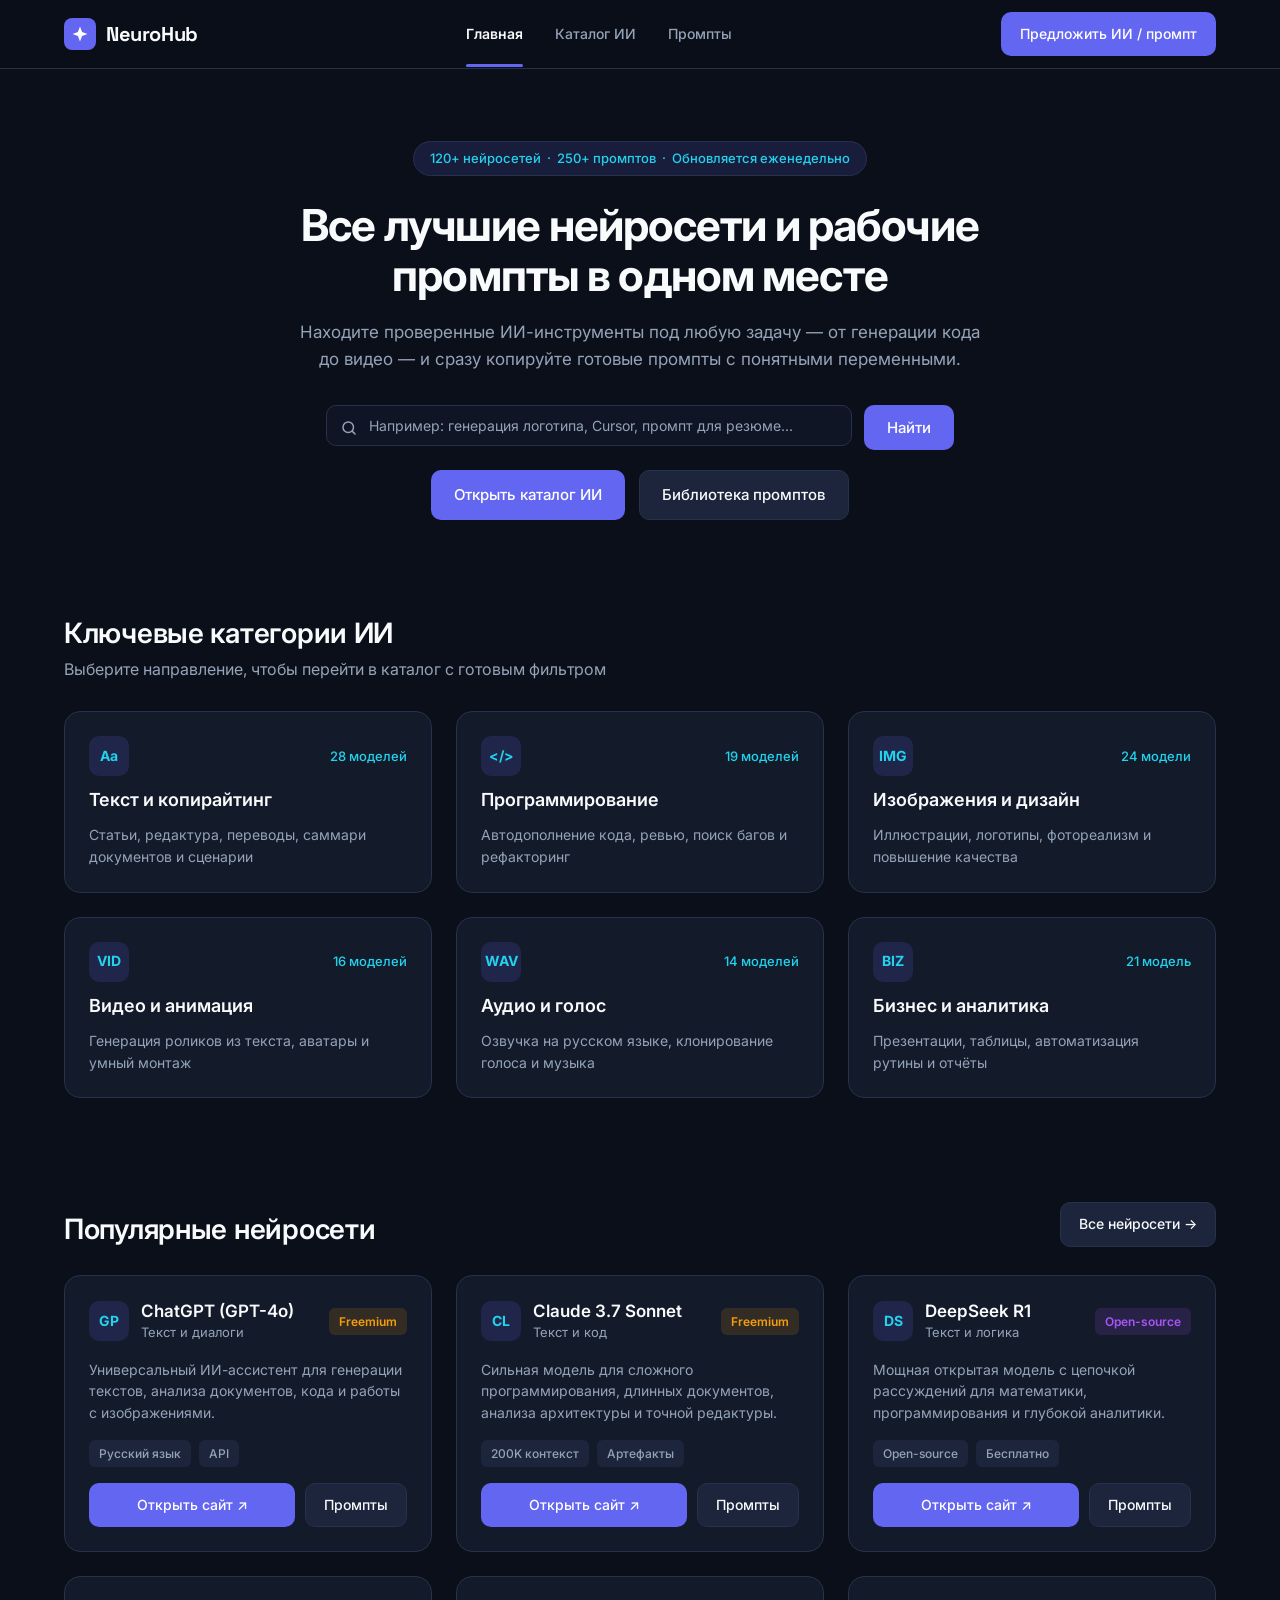
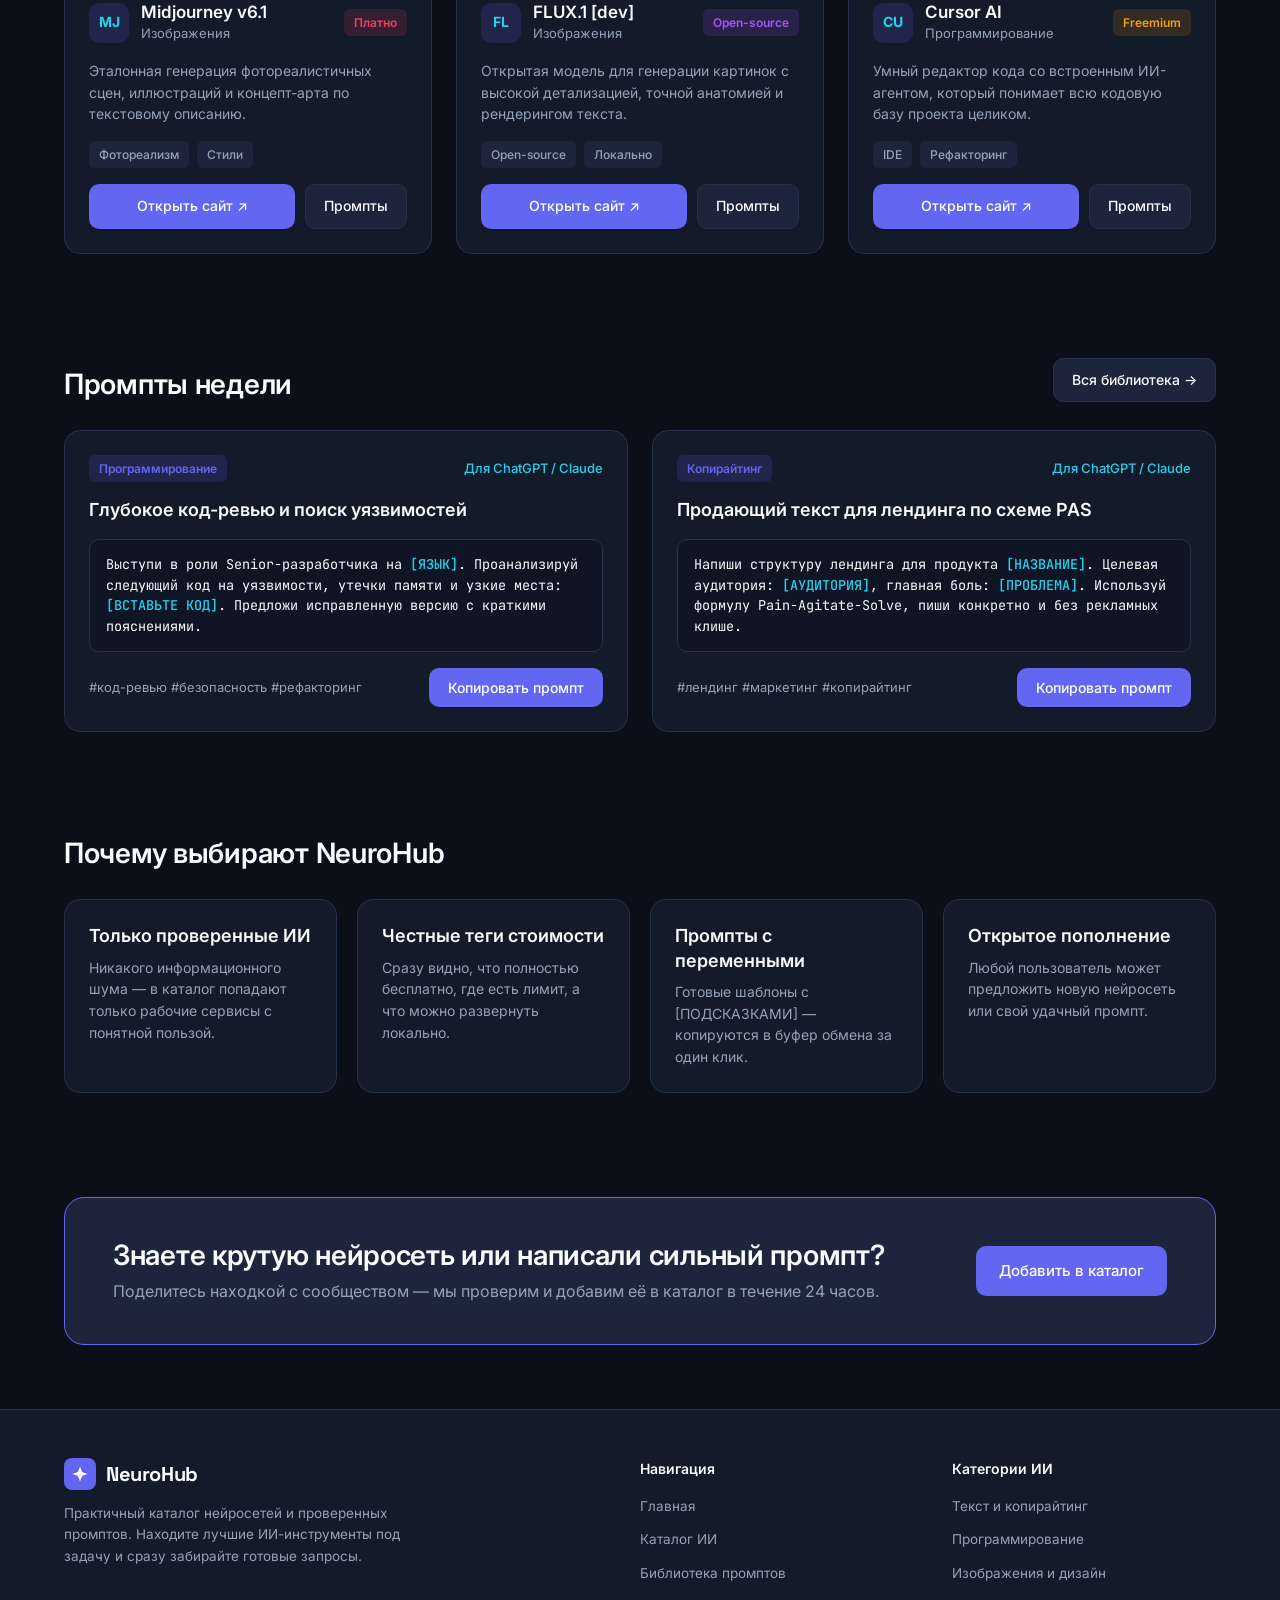
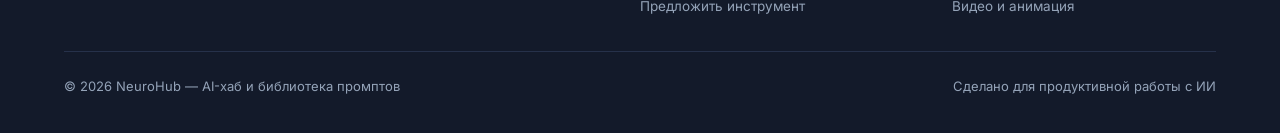
<file: site-1-hydrogen/index.html>
<!DOCTYPE html>
<html lang="ru">
<head>
  <meta charset="UTF-8">
  <meta name="viewport" content="width=device-width, initial-scale=1.0">
  <title>NeuroHub — Каталог нейросетей и библиотека промптов</title>
  <link rel="preconnect" href="https://fonts.googleapis.com">
  <link rel="preconnect" href="https://fonts.gstatic.com" crossorigin>
  <link href="https://fonts.googleapis.com/css2?family=Inter:wght@400;500;600;700&family=JetBrains+Mono:wght@400;500&family=Space+Grotesk:wght@700&display=swap" rel="stylesheet">
  <link rel="stylesheet" href="styles.css">
</head>
<body>
  <header class="site-header">
    <div class="container header-inner">
      <a href="index.html" class="logo">
        <span class="logo-icon">
          <svg width="18" height="18" viewBox="0 0 24 24" fill="none" aria-hidden="true">
            <path d="M12 2L14.8 9.2L22 12L14.8 14.8L12 22L9.2 14.8L2 12L9.2 9.2L12 2Z" fill="#FFFFFF"/>
          </svg>
        </span>
        <span>NeuroHub</span>
      </a>

      <nav class="nav-links" aria-label="Основная навигация">
        <a href="index.html" class="nav-link active">Главная</a>
        <a href="catalog.html" class="nav-link">Каталог ИИ</a>
        <a href="prompts.html" class="nav-link">Промпты</a>
      </nav>

      <div class="header-actions">
        <a href="prompts.html#submit-form" class="btn btn-primary">Предложить ИИ / промпт</a>
        <button type="button" class="burger-btn" id="burgerBtn" aria-label="Открыть меню" aria-expanded="false">
          <svg width="20" height="20" viewBox="0 0 24 24" fill="none" stroke="currentColor" stroke-width="2" stroke-linecap="round">
            <line x1="3" y1="6" x2="21" y2="6"></line>
            <line x1="3" y1="12" x2="21" y2="12"></line>
            <line x1="3" y1="18" x2="21" y2="18"></line>
          </svg>
        </button>
      </div>
    </div>

    <nav class="mobile-menu" id="mobileMenu" aria-label="Мобильная навигация">
      <a href="index.html" class="nav-link active">Главная</a>
      <a href="catalog.html" class="nav-link">Каталог ИИ</a>
      <a href="prompts.html" class="nav-link">Промпты</a>
      <a href="prompts.html#submit-form" class="btn btn-primary">Предложить ИИ / промпт</a>
    </nav>
  </header>

  <main>
    <section class="hero">
      <div class="container">
        <div class="hero-badge">120+ нейросетей &nbsp;·&nbsp; 250+ промптов &nbsp;·&nbsp; Обновляется еженедельно</div>
        <h1>Все лучшие нейросети и рабочие промпты в одном месте</h1>
        <p class="hero-desc">
          Находите проверенные ИИ-инструменты под любую задачу — от генерации кода до видео — и сразу копируйте готовые промпты с понятными переменными.
        </p>

        <form class="hero-search" id="heroSearchForm">
          <div class="input-wrap">
            <span class="input-icon">
              <svg width="18" height="18" viewBox="0 0 24 24" fill="none" stroke="currentColor" stroke-width="2" stroke-linecap="round">
                <circle cx="11" cy="11" r="7"></circle>
                <line x1="20" y1="20" x2="16.5" y2="16.5"></line>
              </svg>
            </span>
            <input type="search" id="heroSearchInput" class="input input-with-icon" placeholder="Например: генерация логотипа, Cursor, промпт для резюме...">
          </div>
          <button type="submit" class="btn btn-primary btn-lg">Найти</button>
        </form>

        <div class="hero-ctas">
          <a href="catalog.html" class="btn btn-primary btn-lg">Открыть каталог ИИ</a>
          <a href="prompts.html" class="btn btn-secondary btn-lg">Библиотека промптов</a>
        </div>
      </div>
    </section>

    <section class="section">
      <div class="container">
        <div class="section-header">
          <div>
            <h2 class="section-title">Ключевые категории ИИ</h2>
            <p class="section-subtitle">Выберите направление, чтобы перейти в каталог с готовым фильтром</p>
          </div>
        </div>

        <div class="grid-3">
          <a href="catalog.html?category=%D0%A2%D0%B5%D0%BA%D1%81%D1%82" class="card card-interactive category-card">
            <div class="category-top">
              <span class="mono-avatar">Aa</span>
              <span class="count-label">28 моделей</span>
            </div>
            <h3 class="card-title">Текст и копирайтинг</h3>
            <p class="card-desc">Статьи, редактура, переводы, саммари документов и сценарии</p>
          </a>

          <a href="catalog.html?category=%D0%9A%D0%BE%D0%B4" class="card card-interactive category-card">
            <div class="category-top">
              <span class="mono-avatar">&lt;/&gt;</span>
              <span class="count-label">19 моделей</span>
            </div>
            <h3 class="card-title">Программирование</h3>
            <p class="card-desc">Автодополнение кода, ревью, поиск багов и рефакторинг</p>
          </a>

          <a href="catalog.html?category=%D0%98%D0%B7%D0%BE%D0%B1%D1%80%D0%B0%D0%B6%D0%B5%D0%BD%D0%B8%D1%8F" class="card card-interactive category-card">
            <div class="category-top">
              <span class="mono-avatar">IMG</span>
              <span class="count-label">24 модели</span>
            </div>
            <h3 class="card-title">Изображения и дизайн</h3>
            <p class="card-desc">Иллюстрации, логотипы, фотореализм и повышение качества</p>
          </a>

          <a href="catalog.html?category=%D0%92%D0%B8%D0%B4%D0%B5%D0%BE" class="card card-interactive category-card">
            <div class="category-top">
              <span class="mono-avatar">VID</span>
              <span class="count-label">16 моделей</span>
            </div>
            <h3 class="card-title">Видео и анимация</h3>
            <p class="card-desc">Генерация роликов из текста, аватары и умный монтаж</p>
          </a>

          <a href="catalog.html?category=%D0%90%D1%83%D0%B4%D0%B8%D0%BE" class="card card-interactive category-card">
            <div class="category-top">
              <span class="mono-avatar">WAV</span>
              <span class="count-label">14 моделей</span>
            </div>
            <h3 class="card-title">Аудио и голос</h3>
            <p class="card-desc">Озвучка на русском языке, клонирование голоса и музыка</p>
          </a>

          <a href="catalog.html" class="card card-interactive category-card">
            <div class="category-top">
              <span class="mono-avatar">BIZ</span>
              <span class="count-label">21 модель</span>
            </div>
            <h3 class="card-title">Бизнес и аналитика</h3>
            <p class="card-desc">Презентации, таблицы, автоматизация рутины и отчёты</p>
          </a>
        </div>
      </div>
    </section>

    <section class="section">
      <div class="container">
        <div class="section-header">
          <h2 class="section-title">Популярные нейросети</h2>
          <a href="catalog.html" class="btn btn-secondary">Все нейросети →</a>
        </div>
        <div class="grid-3" id="popularToolsGrid"></div>
      </div>
    </section>

    <section class="section">
      <div class="container">
        <div class="section-header">
          <h2 class="section-title">Промпты недели</h2>
          <a href="prompts.html" class="btn btn-secondary">Вся библиотека →</a>
        </div>
        <div class="grid-2" id="weeklyPromptsGrid"></div>
      </div>
    </section>

    <section class="section">
      <div class="container">
        <div class="section-header">
          <h2 class="section-title">Почему выбирают NeuroHub</h2>
        </div>
        <div class="grid-4">
          <div class="card">
            <h3 class="card-title">Только проверенные ИИ</h3>
            <p class="card-desc" style="margin-top: 8px;">Никакого информационного шума — в каталог попадают только рабочие сервисы с понятной пользой.</p>
          </div>
          <div class="card">
            <h3 class="card-title">Честные теги стоимости</h3>
            <p class="card-desc" style="margin-top: 8px;">Сразу видно, что полностью бесплатно, где есть лимит, а что можно развернуть локально.</p>
          </div>
          <div class="card">
            <h3 class="card-title">Промпты с переменными</h3>
            <p class="card-desc" style="margin-top: 8px;">Готовые шаблоны с [ПОДСКАЗКАМИ] — копируются в буфер обмена за один клик.</p>
          </div>
          <div class="card">
            <h3 class="card-title">Открытое пополнение</h3>
            <p class="card-desc" style="margin-top: 8px;">Любой пользователь может предложить новую нейросеть или свой удачный промпт.</p>
          </div>
        </div>
      </div>
    </section>

    <section class="section">
      <div class="container">
        <div class="cta-banner">
          <div>
            <h2 class="section-title">Знаете крутую нейросеть или написали сильный промпт?</h2>
            <p class="section-subtitle">Поделитесь находкой с сообществом — мы проверим и добавим её в каталог в течение 24 часов.</p>
          </div>
          <a href="prompts.html#submit-form" class="btn btn-primary btn-lg">Добавить в каталог</a>
        </div>
      </div>
    </section>
  </main>

  <footer class="site-footer">
    <div class="container">
      <div class="footer-grid">
        <div class="footer-brand">
          <a href="index.html" class="logo">
            <span class="logo-icon">
              <svg width="18" height="18" viewBox="0 0 24 24" fill="none" aria-hidden="true">
                <path d="M12 2L14.8 9.2L22 12L14.8 14.8L12 22L9.2 14.8L2 12L9.2 9.2L12 2Z" fill="#FFFFFF"/>
              </svg>
            </span>
            <span>NeuroHub</span>
          </a>
          <p>Практичный каталог нейросетей и проверенных промптов. Находите лучшие ИИ-инструменты под задачу и сразу забирайте готовые запросы.</p>
        </div>
        <div class="footer-col">
          <h4>Навигация</h4>
          <ul>
            <li><a href="index.html">Главная</a></li>
            <li><a href="catalog.html">Каталог ИИ</a></li>
            <li><a href="prompts.html">Библиотека промптов</a></li>
            <li><a href="prompts.html#submit-form">Предложить инструмент</a></li>
          </ul>
        </div>
        <div class="footer-col">
          <h4>Категории ИИ</h4>
          <ul>
            <li><a href="catalog.html?category=%D0%A2%D0%B5%D0%BA%D1%81%D1%82">Текст и копирайтинг</a></li>
            <li><a href="catalog.html?category=%D0%9A%D0%BE%D0%B4">Программирование</a></li>
            <li><a href="catalog.html?category=%D0%98%D0%B7%D0%BE%D0%B1%D1%80%D0%B0%D0%B6%D0%B5%D0%BD%D0%B8%D1%8F">Изображения и дизайн</a></li>
            <li><a href="catalog.html?category=%D0%92%D0%B8%D0%B4%D0%B5%D0%BE">Видео и анимация</a></li>
          </ul>
        </div>
      </div>
      <div class="footer-bottom">
        <span>© 2026 NeuroHub — AI-хаб и библиотека промптов</span>
        <span>Сделано для продуктивной работы с ИИ</span>
      </div>
    </div>
  </footer>

  <div id="toast" class="toast" role="status" aria-live="polite"></div>
  <script src="script.js"></script>
</body>
</html>
</file>
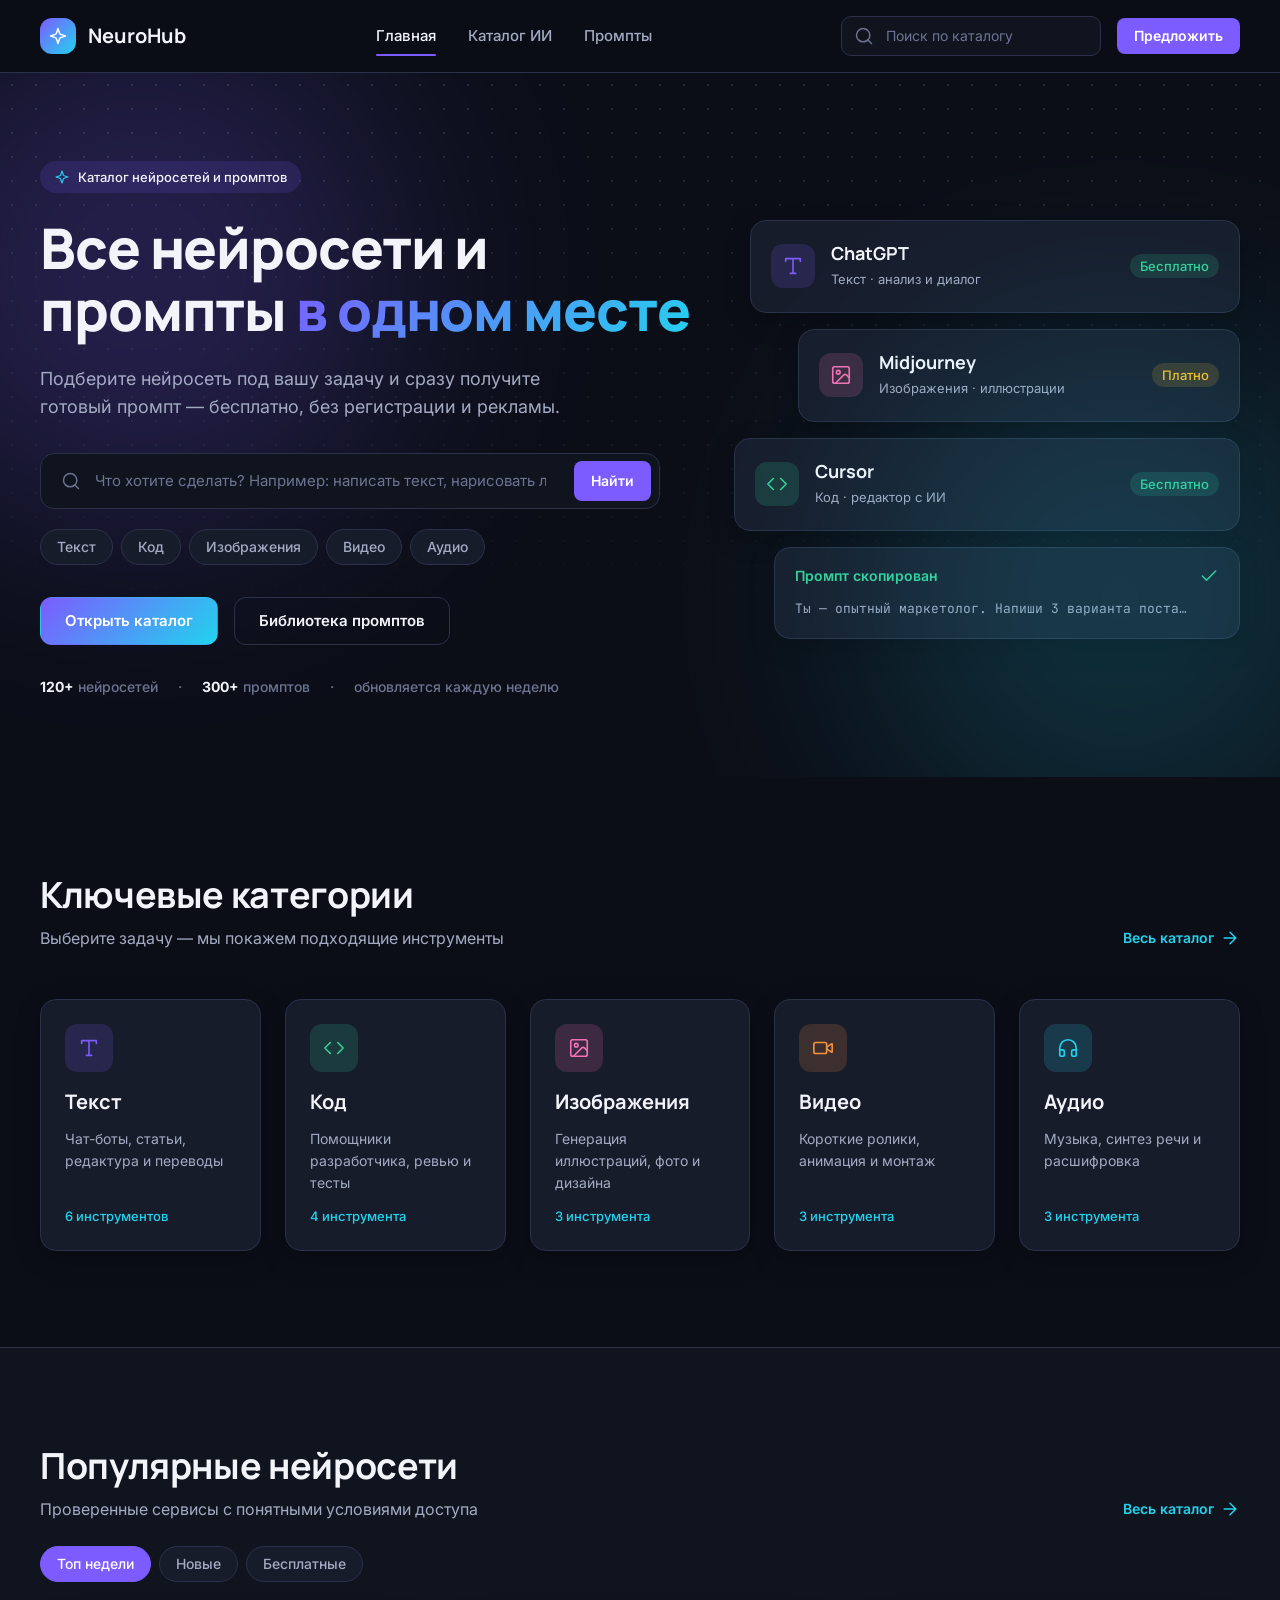
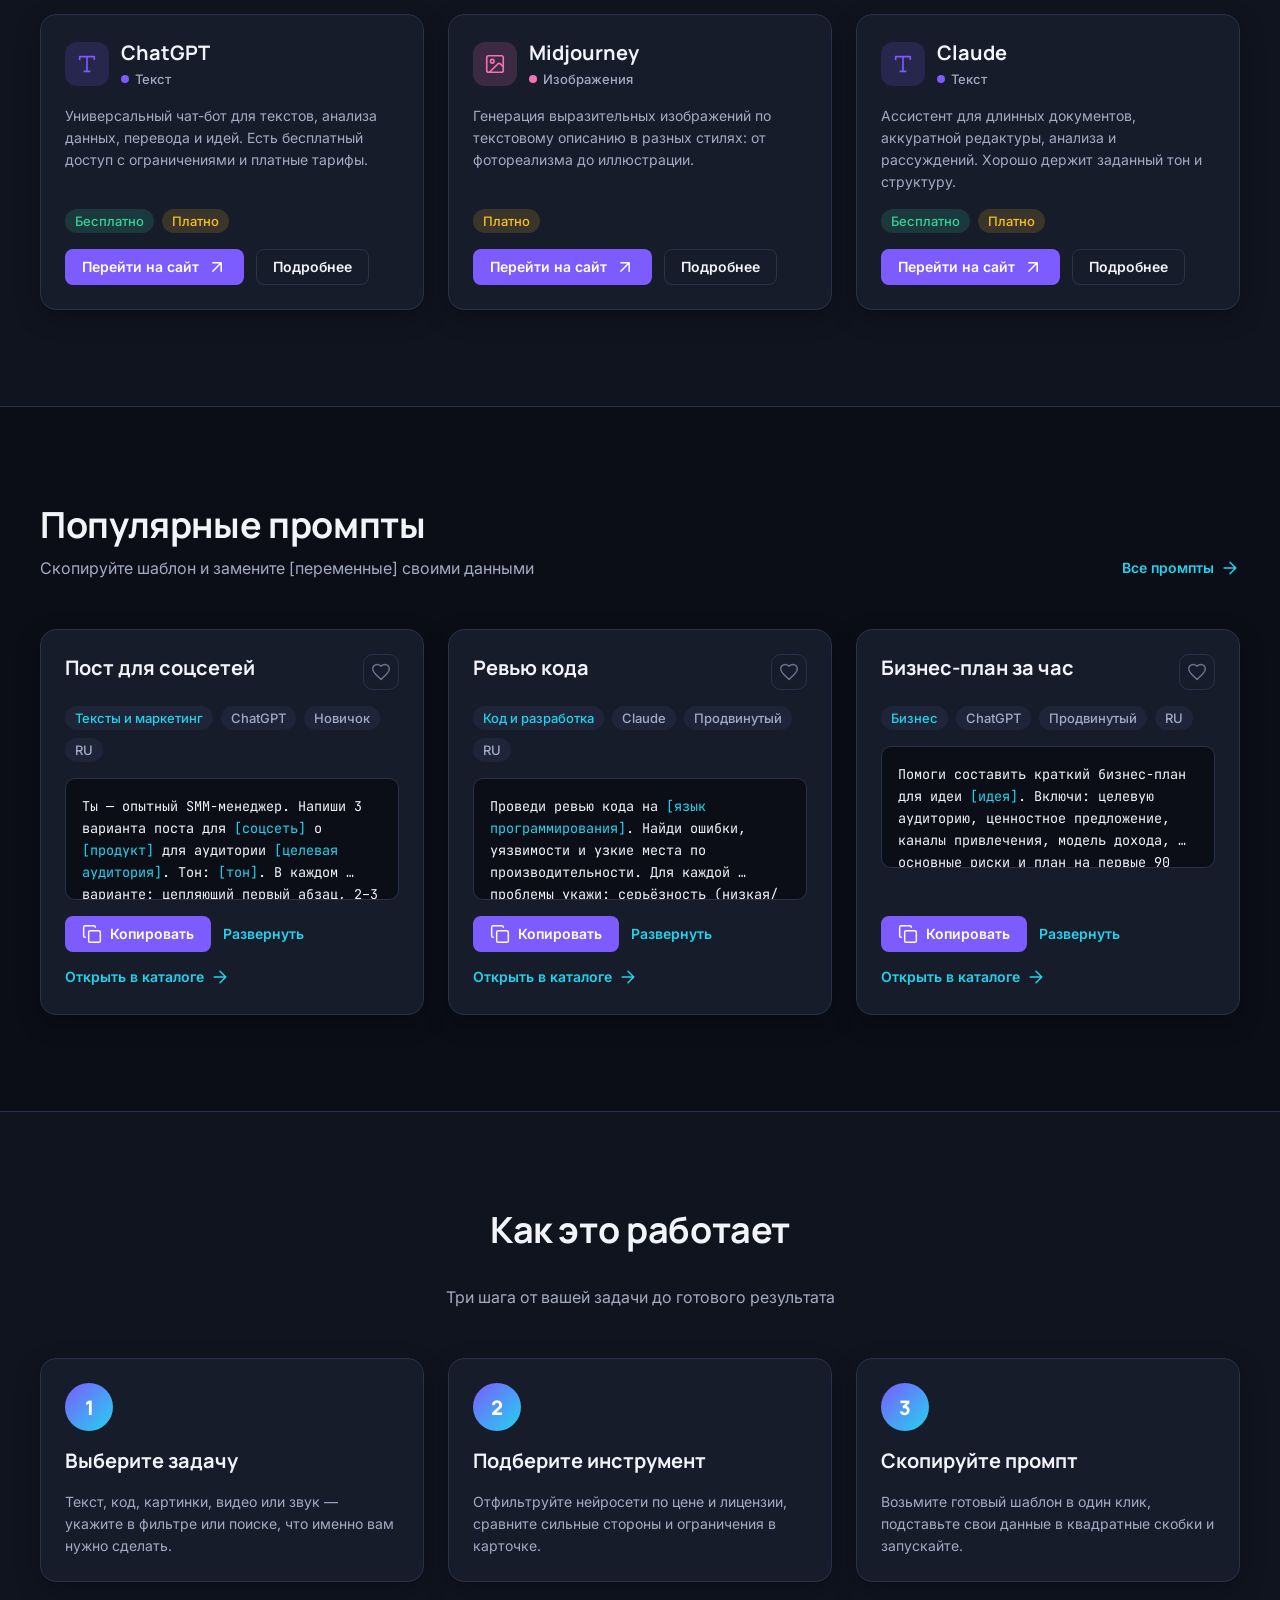
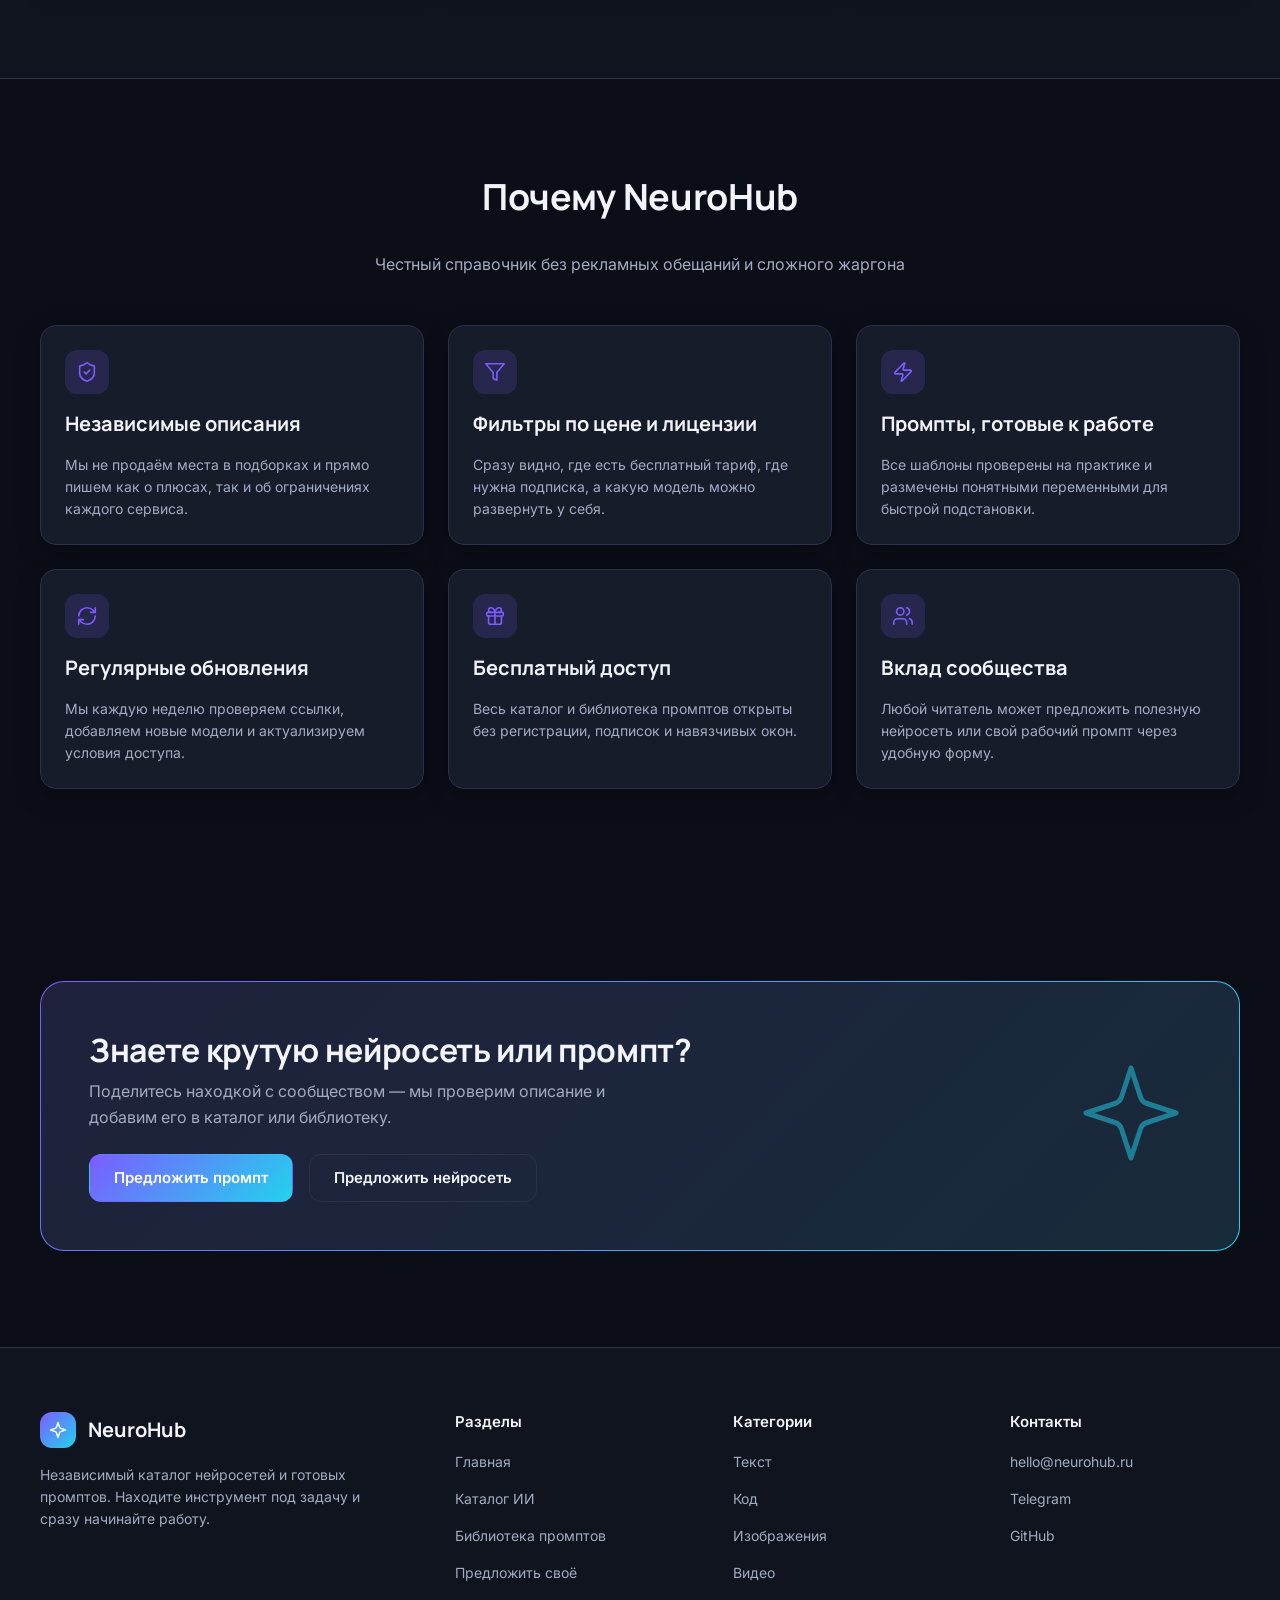
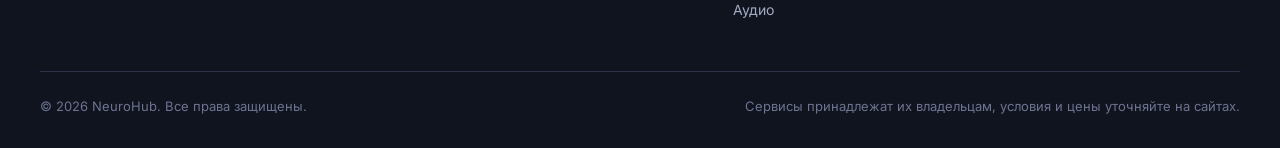
<file: site-2-sonnet/index.html>
<!DOCTYPE html>
<html lang="ru">
<head>
  <meta charset="UTF-8">
  <meta name="viewport" content="width=device-width, initial-scale=1.0">
  <title>NeuroHub — каталог нейросетей и промптов в одном месте</title>
  <meta name="description" content="Независимый справочник нейросетей и готовых промптов: подберите инструмент под задачу и сразу скопируйте рабочий шаблон.">
  <link rel="preconnect" href="https://fonts.googleapis.com">
  <link rel="preconnect" href="https://fonts.gstatic.com" crossorigin>
  <link href="https://fonts.googleapis.com/css2?family=Inter:wght@400;500;600&family=JetBrains+Mono&family=Manrope:wght@700;800&display=swap" rel="stylesheet">
  <link rel="stylesheet" href="styles.css">
</head>
<body data-page="home">
  <header class="site-header">
    <div class="container header-inner">
      <a class="logo" href="index.html">
        <span class="logo-mark" data-icon="sparkles"></span>
        <span>NeuroHub</span>
      </a>
      <button class="burger" type="button" aria-label="Открыть меню" aria-expanded="false" aria-controls="nav-panel">
        <span data-icon="menu"></span>
      </button>
      <div class="nav-panel" id="nav-panel">
        <nav class="main-nav" aria-label="Основная навигация">
          <a href="index.html" aria-current="page">Главная</a>
          <a href="catalog.html">Каталог ИИ</a>
          <a href="prompts.html">Промпты</a>
        </nav>
        <div class="header-actions">
          <form class="search-mini js-search" action="catalog.html" role="search">
            <span data-icon="search"></span>
            <label class="sr-only" for="headerSearch">Поиск по каталогу</label>
            <input id="headerSearch" type="search" name="q" placeholder="Поиск по каталогу" autocomplete="off">
          </form>
          <a class="btn btn-primary btn-sm" href="prompts.html#suggest">Предложить</a>
        </div>
      </div>
    </div>
  </header>

  <main>
    <section class="hero">
      <div class="hero-dots" aria-hidden="true"></div>
      <div class="container hero-inner">
        <div>
          <div class="eyebrow">
            <span data-icon="sparkles"></span>
            <span>Каталог нейросетей и промптов</span>
          </div>
          <h1>Все нейросети и промпты <span class="grad-text">в одном месте</span></h1>
          <p class="lead">Подберите нейросеть под вашу задачу и сразу получите готовый промпт — бесплатно, без регистрации и рекламы.</p>
          <form class="hero-search" action="catalog.html" role="search">
            <span data-icon="search"></span>
            <label class="sr-only" for="heroSearch">Что хотите сделать?</label>
            <input id="heroSearch" type="search" name="q" placeholder="Что хотите сделать? Например: написать текст, нарисовать логотип" autocomplete="off">
            <button class="btn btn-primary btn-sm" type="submit">Найти</button>
          </form>
          <div class="chips" aria-label="Быстрый выбор задачи">
            <a class="chip" href="catalog.html?cat=text">Текст</a>
            <a class="chip" href="catalog.html?cat=code">Код</a>
            <a class="chip" href="catalog.html?cat=image">Изображения</a>
            <a class="chip" href="catalog.html?cat=video">Видео</a>
            <a class="chip" href="catalog.html?cat=audio">Аудио</a>
          </div>
          <div class="hero-cta">
            <a class="btn btn-grad" href="catalog.html">Открыть каталог</a>
            <a class="btn btn-secondary" href="prompts.html">Библиотека промптов</a>
          </div>
          <div class="hero-stats">
            <span><b>120+</b> нейросетей</span>
            <span>·</span>
            <span><b>300+</b> промптов</span>
            <span>·</span>
            <span>обновляется каждую неделю</span>
          </div>
        </div>
        <div class="hero-visual" aria-label="Примеры карточек из каталога">
          <div class="float-card cat-text">
            <span class="tile" data-icon="text"></span>
            <div class="info">
              <strong>ChatGPT</strong>
              <span class="sub">Текст · анализ и диалог</span>
            </div>
            <span class="badge free">Бесплатно</span>
          </div>
          <div class="float-card cat-image">
            <span class="tile" data-icon="image"></span>
            <div class="info">
              <strong>Midjourney</strong>
              <span class="sub">Изображения · иллюстрации</span>
            </div>
            <span class="badge paid">Платно</span>
          </div>
          <div class="float-card cat-code">
            <span class="tile" data-icon="code"></span>
            <div class="info">
              <strong>Cursor</strong>
              <span class="sub">Код · редактор с ИИ</span>
            </div>
            <span class="badge free">Бесплатно</span>
          </div>
          <div class="float-prompt">
            <div class="ok">
              <span>Промпт скопирован</span>
              <span data-icon="check"></span>
            </div>
            <code>Ты — опытный маркетолог. Напиши 3 варианта поста…</code>
          </div>
        </div>
      </div>
    </section>

    <section class="section reveal">
      <div class="container">
        <div class="section-head">
          <div>
            <h2>Ключевые категории</h2>
            <p>Выберите задачу — мы покажем подходящие инструменты</p>
          </div>
          <a class="btn-link" href="catalog.html">Весь каталог <span data-icon="arrow"></span></a>
        </div>
        <div class="grid grid-5">
          <a class="card cat-card cat-text" href="catalog.html?cat=text">
            <span class="tile lg" data-icon="text"></span>
            <h3>Текст</h3>
            <p>Чат-боты, статьи, редактура и переводы</p>
            <span class="count" data-count="text">6 инструментов</span>
          </a>
          <a class="card cat-card cat-code" href="catalog.html?cat=code">
            <span class="tile lg" data-icon="code"></span>
            <h3>Код</h3>
            <p>Помощники разработчика, ревью и тесты</p>
            <span class="count" data-count="code">4 инструмента</span>
          </a>
          <a class="card cat-card cat-image" href="catalog.html?cat=image">
            <span class="tile lg" data-icon="image"></span>
            <h3>Изображения</h3>
            <p>Генерация иллюстраций, фото и дизайна</p>
            <span class="count" data-count="image">3 инструмента</span>
          </a>
          <a class="card cat-card cat-video" href="catalog.html?cat=video">
            <span class="tile lg" data-icon="video"></span>
            <h3>Видео</h3>
            <p>Короткие ролики, анимация и монтаж</p>
            <span class="count" data-count="video">3 инструмента</span>
          </a>
          <a class="card cat-card cat-audio" href="catalog.html?cat=audio">
            <span class="tile lg" data-icon="audio"></span>
            <h3>Аудио</h3>
            <p>Музыка, синтез речи и расшифровка</p>
            <span class="count" data-count="audio">3 инструмента</span>
          </a>
        </div>
      </div>
    </section>

    <section class="section alt reveal">
      <div class="container">
        <div class="section-head">
          <div>
            <h2>Популярные нейросети</h2>
            <p>Проверенные сервисы с понятными условиями доступа</p>
          </div>
          <a class="btn-link" href="catalog.html">Весь каталог <span data-icon="arrow"></span></a>
        </div>
        <div class="chips section-tabs" role="group" aria-label="Подборки нейросетей">
          <button class="chip" type="button" data-tab="top" aria-pressed="true">Топ недели</button>
          <button class="chip" type="button" data-tab="new" aria-pressed="false">Новые</button>
          <button class="chip" type="button" data-tab="free" aria-pressed="false">Бесплатные</button>
        </div>
        <div class="grid grid-3" id="homeTools"></div>
      </div>
    </section>

    <section class="section reveal">
      <div class="container">
        <div class="section-head">
          <div>
            <h2>Популярные промпты</h2>
            <p>Скопируйте шаблон и замените [переменные] своими данными</p>
          </div>
          <a class="btn-link" href="prompts.html">Все промпты <span data-icon="arrow"></span></a>
        </div>
        <div class="grid grid-3" id="homePrompts"></div>
      </div>
    </section>

    <section class="section alt reveal">
      <div class="container">
        <div class="section-head center">
          <h2>Как это работает</h2>
          <p>Три шага от вашей задачи до готового результата</p>
        </div>
        <div class="grid grid-3">
          <article class="card step">
            <span class="step-num">1</span>
            <h3>Выберите задачу</h3>
            <p>Текст, код, картинки, видео или звук — укажите в фильтре или поиске, что именно вам нужно сделать.</p>
          </article>
          <article class="card step">
            <span class="step-num">2</span>
            <h3>Подберите инструмент</h3>
            <p>Отфильтруйте нейросети по цене и лицензии, сравните сильные стороны и ограничения в карточке.</p>
          </article>
          <article class="card step">
            <span class="step-num">3</span>
            <h3>Скопируйте промпт</h3>
            <p>Возьмите готовый шаблон в один клик, подставьте свои данные в квадратные скобки и запускайте.</p>
          </article>
        </div>
      </div>
    </section>

    <section class="section reveal">
      <div class="container">
        <div class="section-head center">
          <h2>Почему NeuroHub</h2>
          <p>Честный справочник без рекламных обещаний и сложного жаргона</p>
        </div>
        <div class="grid grid-3">
          <article class="card feature">
            <span class="tile" data-icon="shield"></span>
            <h3>Независимые описания</h3>
            <p>Мы не продаём места в подборках и прямо пишем как о плюсах, так и об ограничениях каждого сервиса.</p>
          </article>
          <article class="card feature">
            <span class="tile" data-icon="filter"></span>
            <h3>Фильтры по цене и лицензии</h3>
            <p>Сразу видно, где есть бесплатный тариф, где нужна подписка, а какую модель можно развернуть у себя.</p>
          </article>
          <article class="card feature">
            <span class="tile" data-icon="zap"></span>
            <h3>Промпты, готовые к работе</h3>
            <p>Все шаблоны проверены на практике и размечены понятными переменными для быстрой подстановки.</p>
          </article>
          <article class="card feature">
            <span class="tile" data-icon="refresh"></span>
            <h3>Регулярные обновления</h3>
            <p>Мы каждую неделю проверяем ссылки, добавляем новые модели и актуализируем условия доступа.</p>
          </article>
          <article class="card feature">
            <span class="tile" data-icon="gift"></span>
            <h3>Бесплатный доступ</h3>
            <p>Весь каталог и библиотека промптов открыты без регистрации, подписок и навязчивых окон.</p>
          </article>
          <article class="card feature">
            <span class="tile" data-icon="users"></span>
            <h3>Вклад сообщества</h3>
            <p>Любой читатель может предложить полезную нейросеть или свой рабочий промпт через удобную форму.</p>
          </article>
        </div>
      </div>
    </section>

    <section class="section reveal">
      <div class="container">
        <div class="cta-banner">
          <div>
            <h2>Знаете крутую нейросеть или промпт?</h2>
            <p>Поделитесь находкой с сообществом — мы проверим описание и добавим его в каталог или библиотеку.</p>
            <div class="hero-cta">
              <a class="btn btn-grad" href="prompts.html#suggest">Предложить промпт</a>
              <a class="btn btn-secondary" href="prompts.html#suggest-tool">Предложить нейросеть</a>
            </div>
          </div>
          <div class="big-icon" aria-hidden="true">
            <span data-icon="sparkles"></span>
          </div>
        </div>
      </div>
    </section>
  </main>

  <footer class="site-footer">
    <div class="container">
      <div class="footer-grid">
        <div>
          <a class="logo" href="index.html">
            <span class="logo-mark" data-icon="sparkles"></span>
            <span>NeuroHub</span>
          </a>
          <p>Независимый каталог нейросетей и готовых промптов. Находите инструмент под задачу и сразу начинайте работу.</p>
        </div>
        <div>
          <h4>Разделы</h4>
          <ul>
            <li><a href="index.html">Главная</a></li>
            <li><a href="catalog.html">Каталог ИИ</a></li>
            <li><a href="prompts.html">Библиотека промптов</a></li>
            <li><a href="prompts.html#suggest">Предложить своё</a></li>
          </ul>
        </div>
        <div>
          <h4>Категории</h4>
          <ul>
            <li><a href="catalog.html?cat=text">Текст</a></li>
            <li><a href="catalog.html?cat=code">Код</a></li>
            <li><a href="catalog.html?cat=image">Изображения</a></li>
            <li><a href="catalog.html?cat=video">Видео</a></li>
            <li><a href="catalog.html?cat=audio">Аудио</a></li>
          </ul>
        </div>
        <div>
          <h4>Контакты</h4>
          <ul>
            <li><a href="mailto:hello@neurohub.ru">hello@neurohub.ru</a></li>
            <li><a href="https://t.me" target="_blank" rel="noopener noreferrer">Telegram</a></li>
            <li><a href="https://github.com" target="_blank" rel="noopener noreferrer">GitHub</a></li>
          </ul>
        </div>
      </div>
      <div class="footer-bottom">
        <span>© <span id="year">2026</span> NeuroHub. Все права защищены.</span>
        <span>Сервисы принадлежат их владельцам, условия и цены уточняйте на сайтах.</span>
      </div>
    </div>
  </footer>

  <script src="script.js"></script>
</body>
</html>
</file>
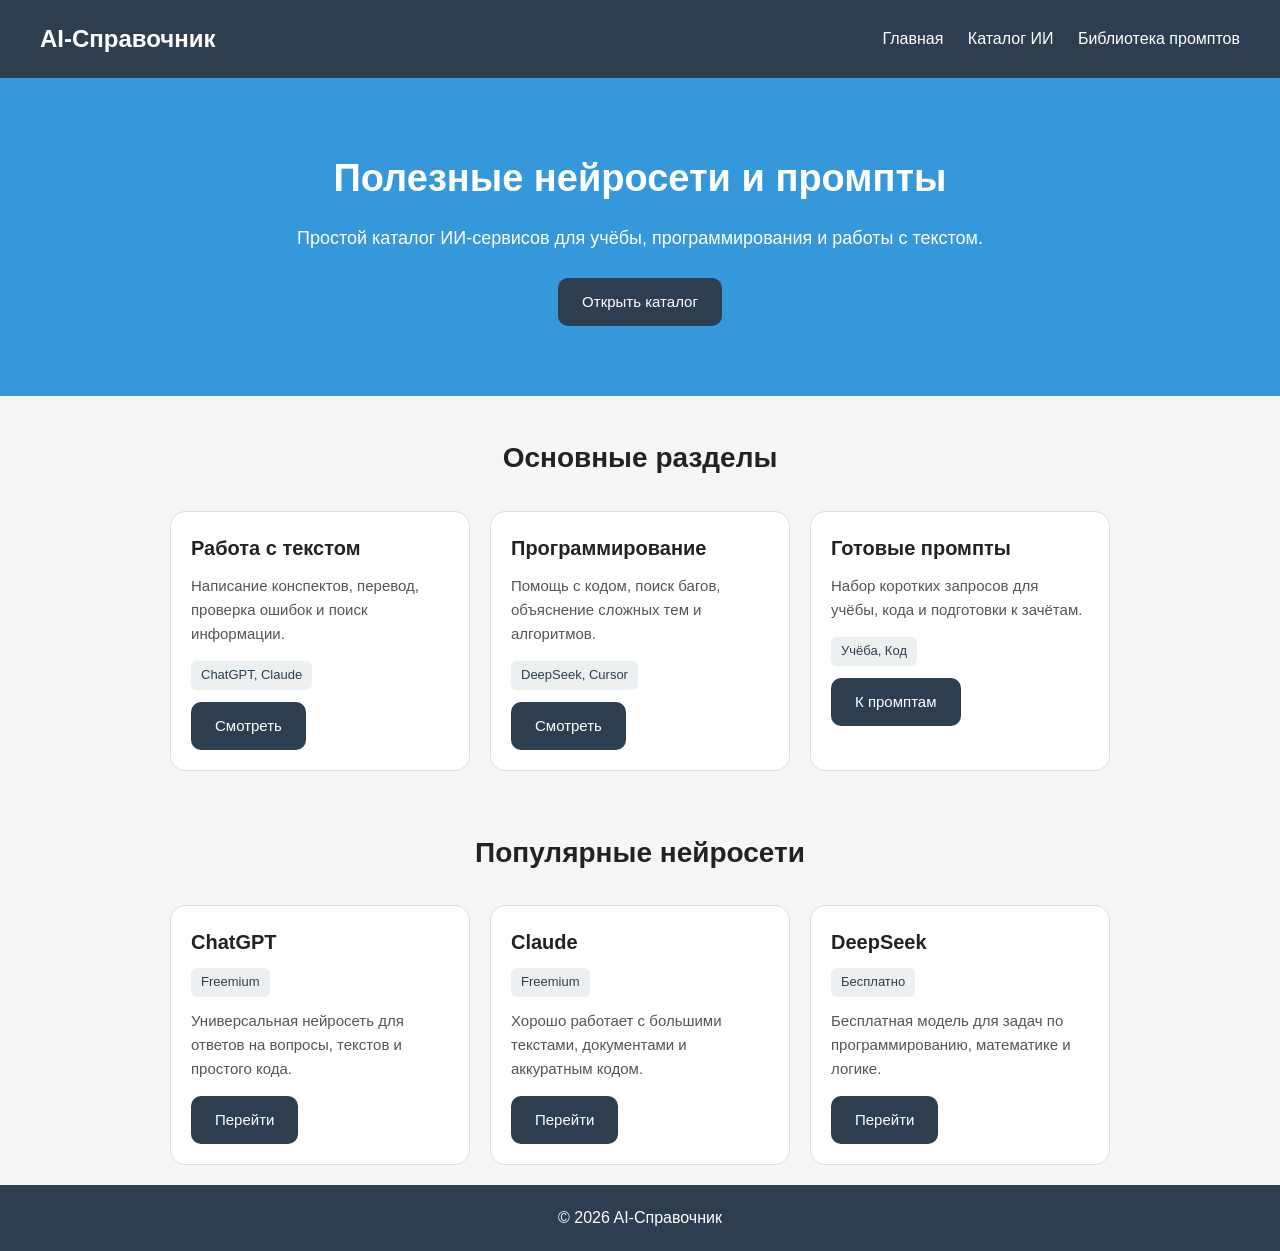
<file: site-3-own/index.html>
<!DOCTYPE html>
<html lang="ru">

<head>
    <meta charset="UTF-8">
    <meta name="viewport" content="width=device-width, initial-scale=1.0">
    <title>AI-Справочник</title>
    <link rel="stylesheet" href="style.css">
</head>

<body>
    <header class="header">
        <div class="logo">AI-Справочник</div>
        <nav class="menu">
            <a href="index.html">Главная</a>
            <a href="catalog.html">Каталог ИИ</a>
            <a href="prompts.html">Библиотека промптов</a>
        </nav>
    </header>

    <section class="banner">
        <h1>Полезные нейросети и промпты</h1>
        <p>Простой каталог ИИ-сервисов для учёбы, программирования и работы с текстом.</p>
        <a href="catalog.html" class="btn">Открыть каталог</a>
    </section>

    <h2 class="title">Основные разделы</h2>
    <section class="cards">
        <div class="card">
            <h3>Работа с текстом</h3>
            <p>Написание конспектов, перевод, проверка ошибок и поиск информации.</p>
            <span class="tag">ChatGPT, Claude</span><br>
            <a href="catalog.html" class="btn">Смотреть</a>
        </div>

        <div class="card">
            <h3>Программирование</h3>
            <p>Помощь с кодом, поиск багов, объяснение сложных тем и алгоритмов.</p>
            <span class="tag">DeepSeek, Cursor</span><br>
            <a href="catalog.html" class="btn">Смотреть</a>
        </div>

        <div class="card">
            <h3>Готовые промпты</h3>
            <p>Набор коротких запросов для учёбы, кода и подготовки к зачётам.</p>
            <span class="tag">Учёба, Код</span><br>
            <a href="prompts.html" class="btn">К промптам</a>
        </div>
    </section>

    <h2 class="title">Популярные нейросети</h2>
    <section class="cards">
        <div class="card">
            <h3>ChatGPT</h3>
            <span class="tag">Freemium</span>
            <p>Универсальная нейросеть для ответов на вопросы, текстов и простого кода.</p>
            <a href="https://chatgpt.com" target="_blank" class="btn">Перейти</a>
        </div>

        <div class="card">
            <h3>Claude</h3>
            <span class="tag">Freemium</span>
            <p>Хорошо работает с большими текстами, документами и аккуратным кодом.</p>
            <a href="https://claude.ai" target="_blank" class="btn">Перейти</a>
        </div>

        <div class="card">
            <h3>DeepSeek</h3>
            <span class="tag">Бесплатно</span>
            <p>Бесплатная модель для задач по программированию, математике и логике.</p>
            <a href="https://chat.deepseek.com" target="_blank" class="btn">Перейти</a>
        </div>
    </section>

    <footer class="footer">
        <p>© 2026 AI-Справочник</p>
    </footer>

    <script src="script.js"></script>
</body>

</html>
</file>
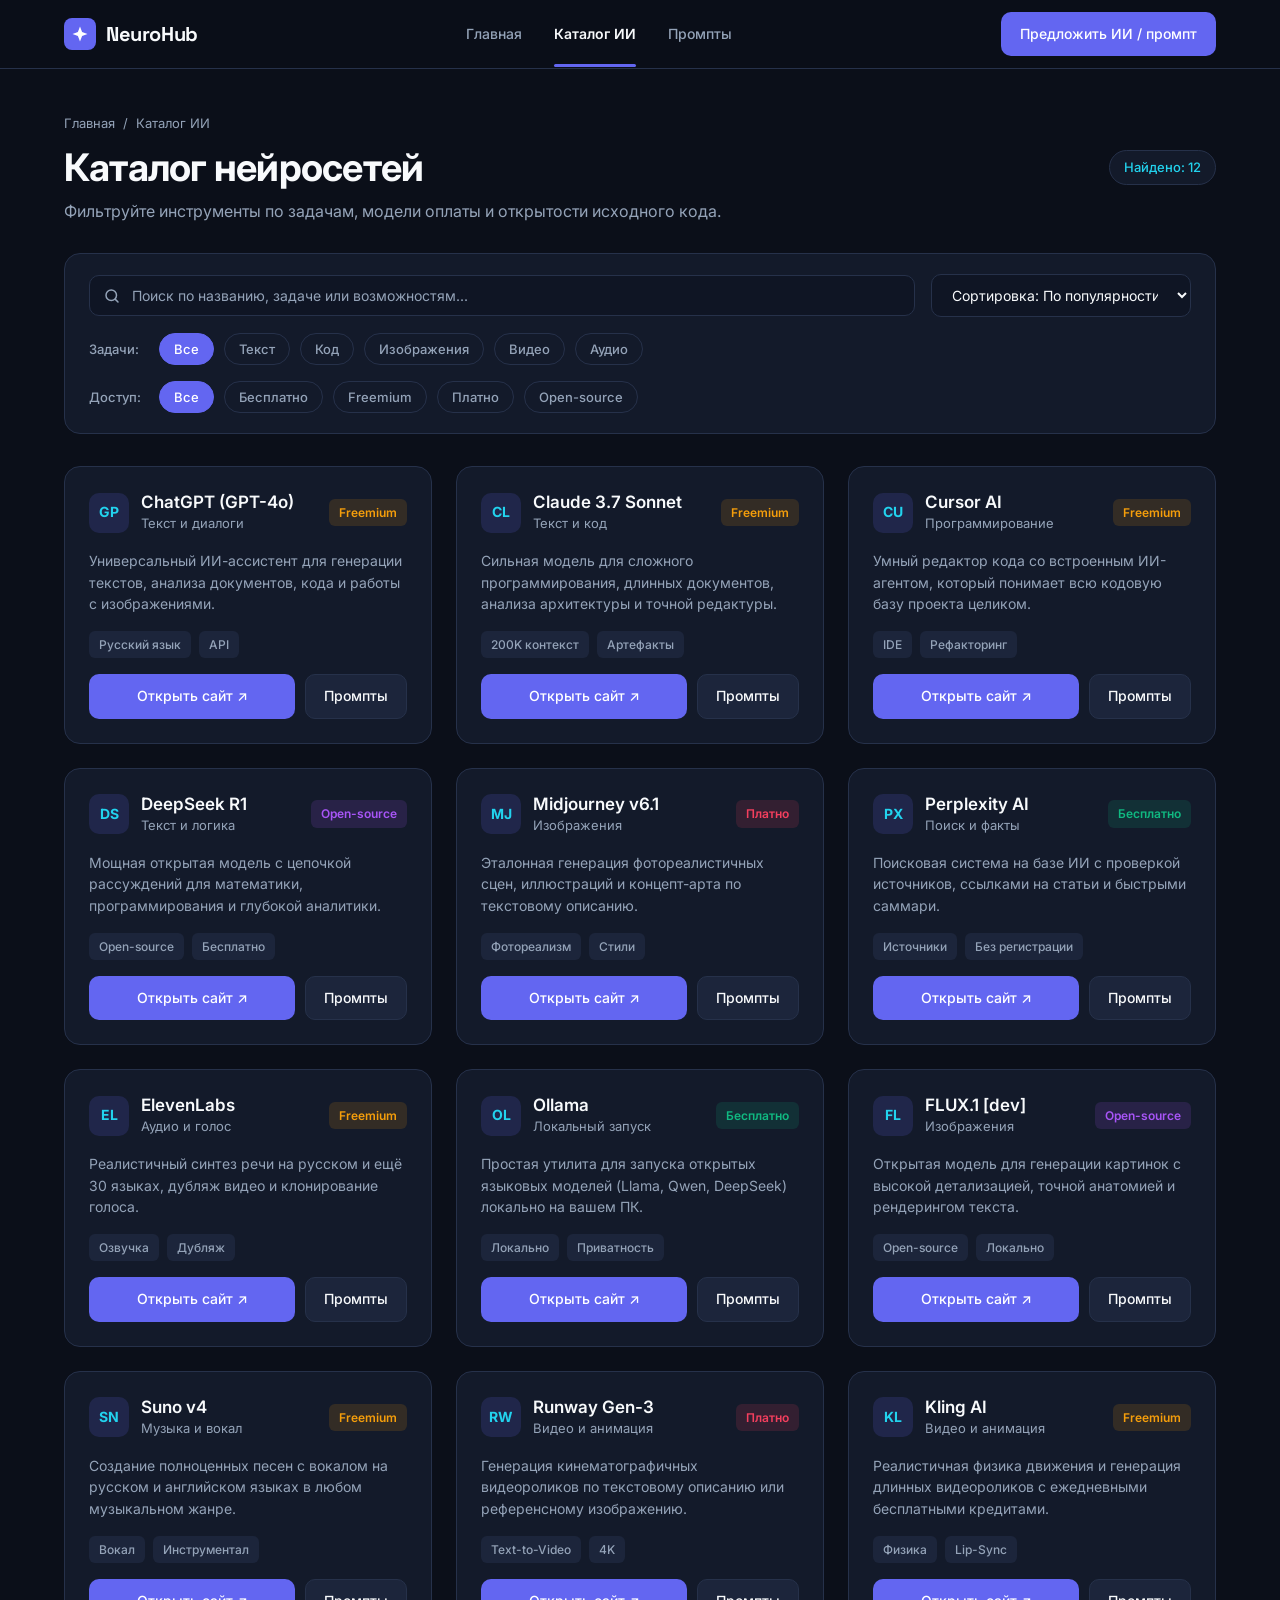
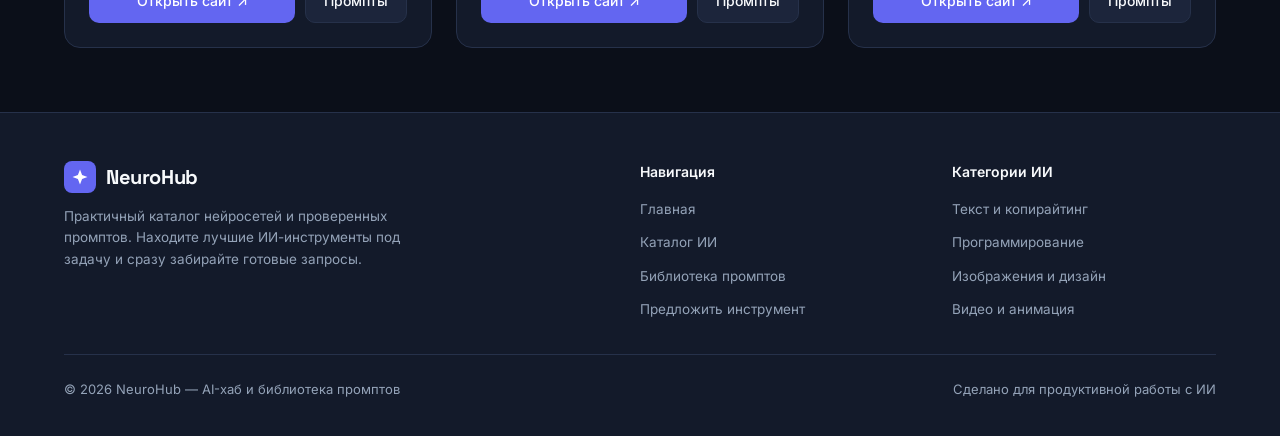
<file: site-1-hydrogen/catalog.html>
<!DOCTYPE html>
<html lang="ru">
<head>
  <meta charset="UTF-8">
  <meta name="viewport" content="width=device-width, initial-scale=1.0">
  <title>Каталог ИИ — NeuroHub</title>
  <link rel="preconnect" href="https://fonts.googleapis.com">
  <link rel="preconnect" href="https://fonts.gstatic.com" crossorigin>
  <link href="https://fonts.googleapis.com/css2?family=Inter:wght@400;500;600;700&family=JetBrains+Mono:wght@400;500&family=Space+Grotesk:wght@700&display=swap" rel="stylesheet">
  <link rel="stylesheet" href="styles.css">
</head>
<body>
  <header class="site-header">
    <div class="container header-inner">
      <a href="index.html" class="logo">
        <span class="logo-icon">
          <svg width="18" height="18" viewBox="0 0 24 24" fill="none" aria-hidden="true">
            <path d="M12 2L14.8 9.2L22 12L14.8 14.8L12 22L9.2 14.8L2 12L9.2 9.2L12 2Z" fill="#FFFFFF"/>
          </svg>
        </span>
        <span>NeuroHub</span>
      </a>

      <nav class="nav-links" aria-label="Основная навигация">
        <a href="index.html" class="nav-link">Главная</a>
        <a href="catalog.html" class="nav-link active">Каталог ИИ</a>
        <a href="prompts.html" class="nav-link">Промпты</a>
      </nav>

      <div class="header-actions">
        <a href="prompts.html#submit-form" class="btn btn-primary">Предложить ИИ / промпт</a>
        <button type="button" class="burger-btn" id="burgerBtn" aria-label="Открыть меню" aria-expanded="false">
          <svg width="20" height="20" viewBox="0 0 24 24" fill="none" stroke="currentColor" stroke-width="2" stroke-linecap="round">
            <line x1="3" y1="6" x2="21" y2="6"></line>
            <line x1="3" y1="12" x2="21" y2="12"></line>
            <line x1="3" y1="18" x2="21" y2="18"></line>
          </svg>
        </button>
      </div>
    </div>

    <nav class="mobile-menu" id="mobileMenu" aria-label="Мобильная навигация">
      <a href="index.html" class="nav-link">Главная</a>
      <a href="catalog.html" class="nav-link active">Каталог ИИ</a>
      <a href="prompts.html" class="nav-link">Промпты</a>
      <a href="prompts.html#submit-form" class="btn btn-primary">Предложить ИИ / промпт</a>
    </nav>
  </header>

  <main>
    <section class="page-header">
      <div class="container">
        <div class="breadcrumbs">
          <a href="index.html">Главная</a>
          <span>/</span>
          <span>Каталог ИИ</span>
        </div>
        <div class="page-title-row">
          <h1>Каталог нейросетей</h1>
          <span class="count-pill" id="catalogCount">Найдено: 12</span>
        </div>
        <p class="section-subtitle">Фильтруйте инструменты по задачам, модели оплаты и открытости исходного кода.</p>
      </div>
    </section>

    <section class="section" style="padding-top: 0;">
      <div class="container">
        <div class="filter-panel">
          <div class="filter-search-row">
            <div class="input-wrap">
              <span class="input-icon">
                <svg width="18" height="18" viewBox="0 0 24 24" fill="none" stroke="currentColor" stroke-width="2" stroke-linecap="round">
                  <circle cx="11" cy="11" r="7"></circle>
                  <line x1="20" y1="20" x2="16.5" y2="16.5"></line>
                </svg>
              </span>
              <input type="search" id="catalogSearch" class="input input-with-icon" placeholder="Поиск по названию, задаче или возможностям...">
            </div>

            <select id="catalogSort" class="select" aria-label="Сортировка">
              <option value="popular">Сортировка: По популярности</option>
              <option value="free-first">Сначала бесплатные</option>
              <option value="alpha">По алфавиту</option>
            </select>
          </div>

          <div class="filter-row" id="taskFilterRow">
            <span class="filter-label">Задачи:</span>
            <button type="button" class="pill active" data-value="Все">Все</button>
            <button type="button" class="pill" data-value="Текст">Текст</button>
            <button type="button" class="pill" data-value="Код">Код</button>
            <button type="button" class="pill" data-value="Изображения">Изображения</button>
            <button type="button" class="pill" data-value="Видео">Видео</button>
            <button type="button" class="pill" data-value="Аудио">Аудио</button>
          </div>

          <div class="filter-row" id="pricingFilterRow">
            <span class="filter-label">Доступ:</span>
            <button type="button" class="pill active" data-value="Все">Все</button>
            <button type="button" class="pill" data-value="Бесплатно">Бесплатно</button>
            <button type="button" class="pill" data-value="Freemium">Freemium</button>
            <button type="button" class="pill" data-value="Платно">Платно</button>
            <button type="button" class="pill" data-value="Open-source">Open-source</button>
            <button type="button" class="btn btn-outline" id="resetFiltersBtn" style="margin-left: auto; display: none;">Сбросить фильтры</button>
          </div>
        </div>

        <div class="grid-3" id="catalogGrid"></div>

        <div class="empty-state" id="catalogEmpty" style="display: none;">
          <h3>По вашему запросу ничего не найдено</h3>
          <p>Попробуйте изменить поисковый запрос или сбросить активные фильтры.</p>
          <button type="button" class="btn btn-primary" id="emptyResetBtn">Сбросить все фильтры</button>
        </div>
      </div>
    </section>
  </main>

  <footer class="site-footer">
    <div class="container">
      <div class="footer-grid">
        <div class="footer-brand">
          <a href="index.html" class="logo">
            <span class="logo-icon">
              <svg width="18" height="18" viewBox="0 0 24 24" fill="none" aria-hidden="true">
                <path d="M12 2L14.8 9.2L22 12L14.8 14.8L12 22L9.2 14.8L2 12L9.2 9.2L12 2Z" fill="#FFFFFF"/>
              </svg>
            </span>
            <span>NeuroHub</span>
          </a>
          <p>Практичный каталог нейросетей и проверенных промптов. Находите лучшие ИИ-инструменты под задачу и сразу забирайте готовые запросы.</p>
        </div>
        <div class="footer-col">
          <h4>Навигация</h4>
          <ul>
            <li><a href="index.html">Главная</a></li>
            <li><a href="catalog.html">Каталог ИИ</a></li>
            <li><a href="prompts.html">Библиотека промптов</a></li>
            <li><a href="prompts.html#submit-form">Предложить инструмент</a></li>
          </ul>
        </div>
        <div class="footer-col">
          <h4>Категории ИИ</h4>
          <ul>
            <li><a href="catalog.html?category=%D0%A2%D0%B5%D0%BA%D1%81%D1%82">Текст и копирайтинг</a></li>
            <li><a href="catalog.html?category=%D0%9A%D0%BE%D0%B4">Программирование</a></li>
            <li><a href="catalog.html?category=%D0%98%D0%B7%D0%BE%D0%B1%D1%80%D0%B0%D0%B6%D0%B5%D0%BD%D0%B8%D1%8F">Изображения и дизайн</a></li>
            <li><a href="catalog.html?category=%D0%92%D0%B8%D0%B4%D0%B5%D0%BE">Видео и анимация</a></li>
          </ul>
        </div>
      </div>
      <div class="footer-bottom">
        <span>© 2026 NeuroHub — AI-хаб и библиотека промптов</span>
        <span>Сделано для продуктивной работы с ИИ</span>
      </div>
    </div>
  </footer>

  <div id="toast" class="toast" role="status" aria-live="polite"></div>
  <script src="script.js"></script>
</body>
</html>
</file>
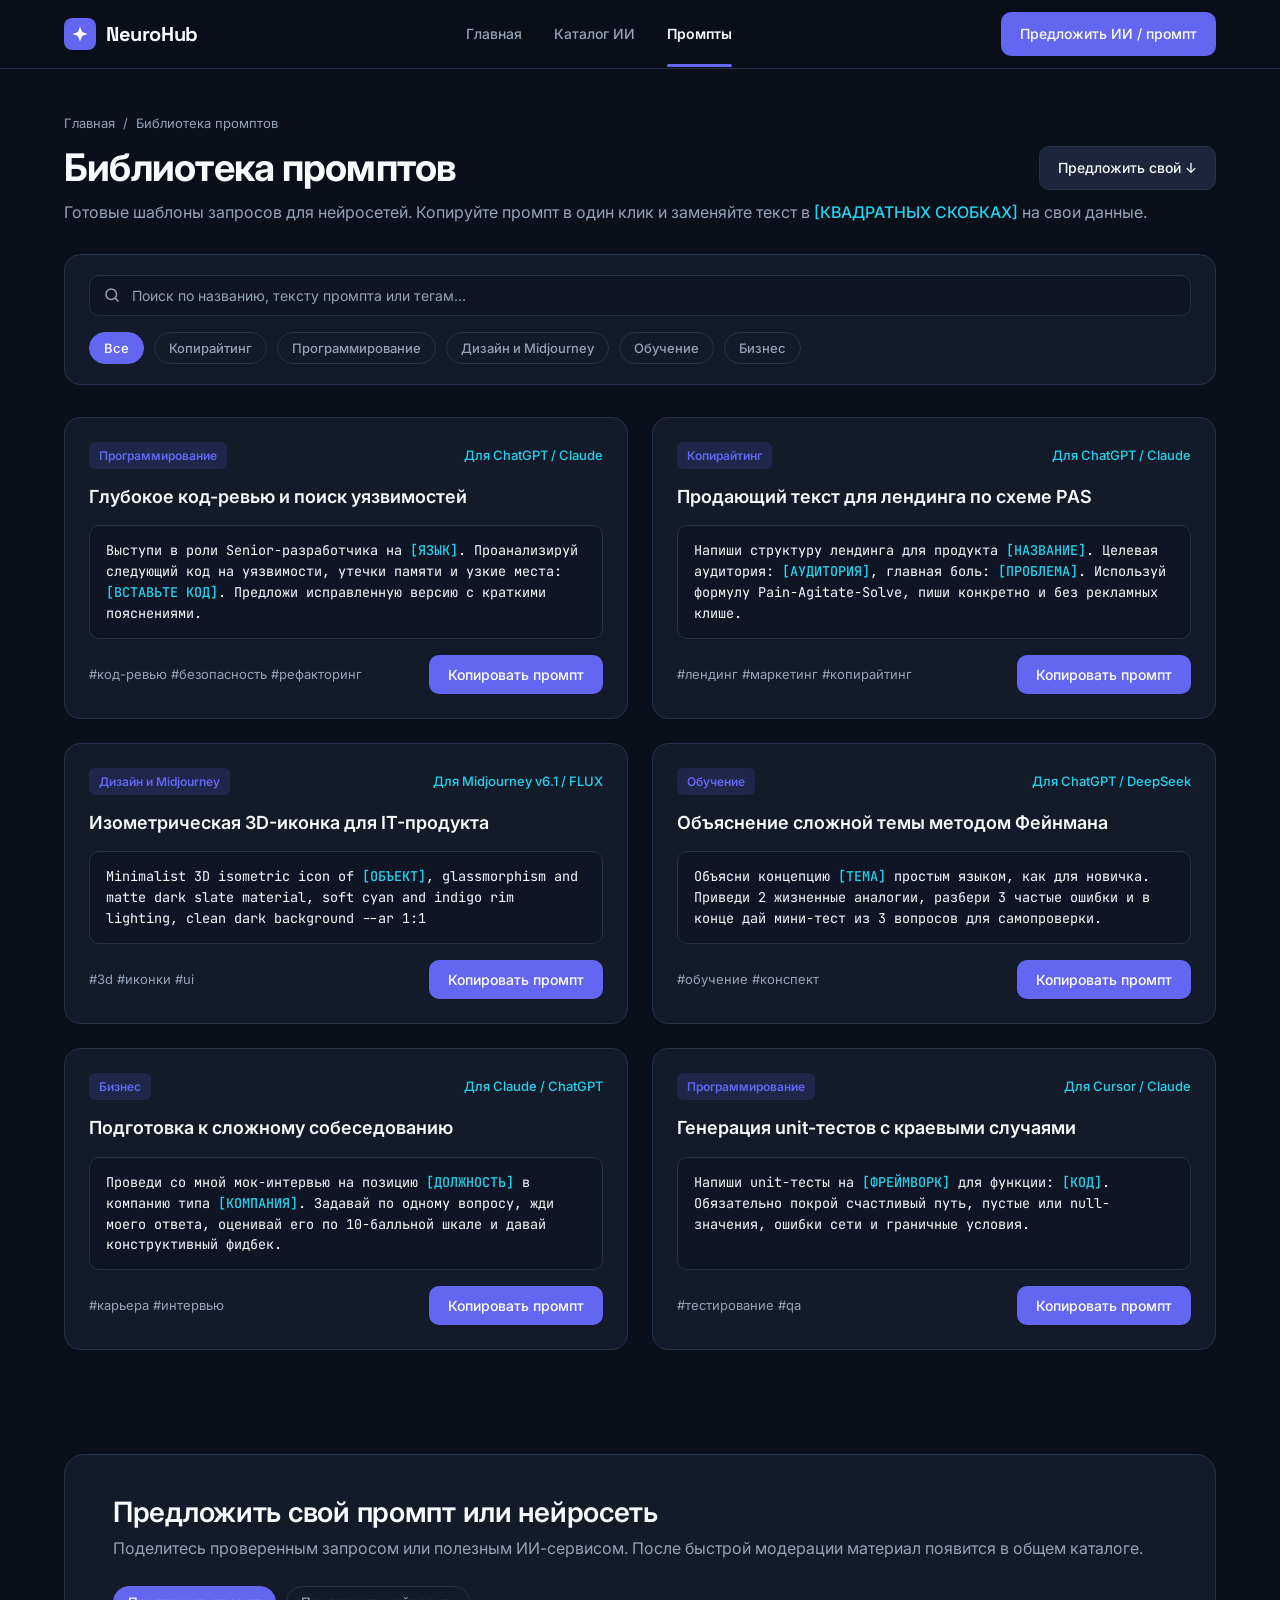
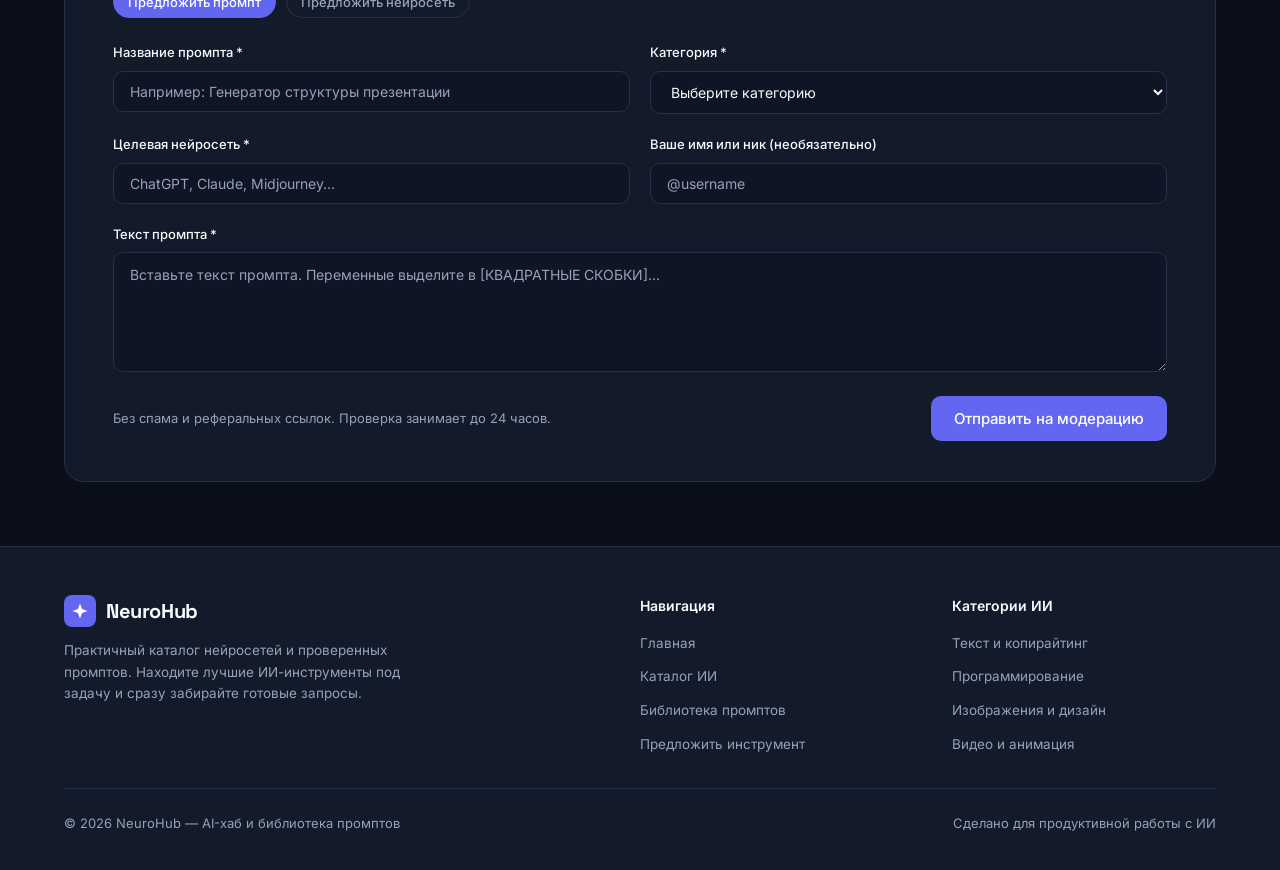
<file: site-1-hydrogen/prompts.html>
<!DOCTYPE html>
<html lang="ru">
<head>
  <meta charset="UTF-8">
  <meta name="viewport" content="width=device-width, initial-scale=1.0">
  <title>Библиотека промптов — NeuroHub</title>
  <link rel="preconnect" href="https://fonts.googleapis.com">
  <link rel="preconnect" href="https://fonts.gstatic.com" crossorigin>
  <link href="https://fonts.googleapis.com/css2?family=Inter:wght@400;500;600;700&family=JetBrains+Mono:wght@400;500&family=Space+Grotesk:wght@700&display=swap" rel="stylesheet">
  <link rel="stylesheet" href="styles.css">
</head>
<body>
  <header class="site-header">
    <div class="container header-inner">
      <a href="index.html" class="logo">
        <span class="logo-icon">
          <svg width="18" height="18" viewBox="0 0 24 24" fill="none" aria-hidden="true">
            <path d="M12 2L14.8 9.2L22 12L14.8 14.8L12 22L9.2 14.8L2 12L9.2 9.2L12 2Z" fill="#FFFFFF"/>
          </svg>
        </span>
        <span>NeuroHub</span>
      </a>

      <nav class="nav-links" aria-label="Основная навигация">
        <a href="index.html" class="nav-link">Главная</a>
        <a href="catalog.html" class="nav-link">Каталог ИИ</a>
        <a href="prompts.html" class="nav-link active">Промпты</a>
      </nav>

      <div class="header-actions">
        <a href="#submit-form" class="btn btn-primary">Предложить ИИ / промпт</a>
        <button type="button" class="burger-btn" id="burgerBtn" aria-label="Открыть меню" aria-expanded="false">
          <svg width="20" height="20" viewBox="0 0 24 24" fill="none" stroke="currentColor" stroke-width="2" stroke-linecap="round">
            <line x1="3" y1="6" x2="21" y2="6"></line>
            <line x1="3" y1="12" x2="21" y2="12"></line>
            <line x1="3" y1="18" x2="21" y2="18"></line>
          </svg>
        </button>
      </div>
    </div>

    <nav class="mobile-menu" id="mobileMenu" aria-label="Мобильная навигация">
      <a href="index.html" class="nav-link">Главная</a>
      <a href="catalog.html" class="nav-link">Каталог ИИ</a>
      <a href="prompts.html" class="nav-link active">Промпты</a>
      <a href="#submit-form" class="btn btn-primary">Предложить ИИ / промпт</a>
    </nav>
  </header>

  <main>
    <section class="page-header">
      <div class="container">
        <div class="breadcrumbs">
          <a href="index.html">Главная</a>
          <span>/</span>
          <span>Библиотека промптов</span>
        </div>
        <div class="page-title-row">
          <h1>Библиотека промптов</h1>
          <a href="#submit-form" class="btn btn-secondary">Предложить свой ↓</a>
        </div>
        <p class="section-subtitle">
          Готовые шаблоны запросов для нейросетей. Копируйте промпт в один клик и заменяйте текст в <span class="prompt-var">[КВАДРАТНЫХ СКОБКАХ]</span> на свои данные.
        </p>
      </div>
    </section>

    <section class="section" style="padding-top: 0;">
      <div class="container">
        <div class="filter-panel">
          <div class="input-wrap">
            <span class="input-icon">
              <svg width="18" height="18" viewBox="0 0 24 24" fill="none" stroke="currentColor" stroke-width="2" stroke-linecap="round">
                <circle cx="11" cy="11" r="7"></circle>
                <line x1="20" y1="20" x2="16.5" y2="16.5"></line>
              </svg>
            </span>
            <input type="search" id="promptsSearch" class="input input-with-icon" placeholder="Поиск по названию, тексту промпта или тегам...">
          </div>

          <div class="filter-row" id="promptCatRow">
            <button type="button" class="pill active" data-value="Все">Все</button>
            <button type="button" class="pill" data-value="Копирайтинг">Копирайтинг</button>
            <button type="button" class="pill" data-value="Программирование">Программирование</button>
            <button type="button" class="pill" data-value="Дизайн и Midjourney">Дизайн и Midjourney</button>
            <button type="button" class="pill" data-value="Обучение">Обучение</button>
            <button type="button" class="pill" data-value="Бизнес">Бизнес</button>
          </div>
        </div>

        <div class="grid-2" id="promptsGrid"></div>

        <div class="empty-state" id="promptsEmpty" style="display: none;">
          <h3>Подходящих промптов не найдено</h3>
          <p>Попробуйте другой поисковый запрос или выберите другую категорию.</p>
        </div>
      </div>
    </section>

    <section class="section" id="submit-form">
      <div class="container">
        <div class="submit-card">
          <h2 class="section-title">Предложить свой промпт или нейросеть</h2>
          <p class="section-subtitle">
            Поделитесь проверенным запросом или полезным ИИ-сервисом. После быстрой модерации материал появится в общем каталоге.
          </p>

          <div class="filter-row" id="typeToggleRow" style="margin-top: 24px;">
            <button type="button" class="pill active" data-type="prompt">Предложить промпт</button>
            <button type="button" class="pill" data-type="tool">Предложить нейросеть</button>
          </div>

          <form id="submissionForm" novalidate>
            <div class="form-grid">
              <div class="form-field">
                <label class="form-label" id="titleLabel" for="itemTitle">Название промпта *</label>
                <input type="text" id="itemTitle" class="input" placeholder="Например: Генератор структуры презентации" required>
                <span class="field-error">Укажите название (минимум 3 символа)</span>
              </div>

              <div class="form-field">
                <label class="form-label" for="itemCategory">Категория *</label>
                <select id="itemCategory" class="select" required>
                  <option value="">Выберите категорию</option>
                  <option value="Копирайтинг">Копирайтинг и маркетинг</option>
                  <option value="Программирование">Программирование</option>
                  <option value="Дизайн и Midjourney">Дизайн и изображения</option>
                  <option value="Обучение">Обучение и анализ</option>
                  <option value="Бизнес">Бизнес и продуктивность</option>
                </select>
                <span class="field-error">Выберите категорию</span>
              </div>

              <div class="form-field">
                <label class="form-label" id="targetLabel" for="itemTarget">Целевая нейросеть *</label>
                <input type="text" id="itemTarget" class="input" placeholder="ChatGPT, Claude, Midjourney..." required>
                <span class="field-error">Заполните это поле корректно</span>
              </div>

              <div class="form-field">
                <label class="form-label" for="itemAuthor">Ваше имя или ник (необязательно)</label>
                <input type="text" id="itemAuthor" class="input" placeholder="@username">
              </div>

              <div class="form-field full">
                <label class="form-label" id="bodyLabel" for="itemBody">Текст промпта *</label>
                <textarea id="itemBody" class="textarea" placeholder="Вставьте текст промпта. Переменные выделите в [КВАДРАТНЫЕ СКОБКИ]..." required></textarea>
                <span class="field-error">Введите текст (минимум 12 символов)</span>
              </div>
            </div>

            <div class="form-footer">
              <span class="form-hint">Без спама и реферальных ссылок. Проверка занимает до 24 часов.</span>
              <button type="submit" class="btn btn-primary btn-lg">Отправить на модерацию</button>
            </div>
          </form>

          <div class="form-success" id="formSuccess">
            <h3>Спасибо! Заявка отправлена на проверку</h3>
            <p>Мы сохранили ваше предложение и рассмотрим его в ближайшее время.</p>
            <button type="button" class="btn btn-secondary" id="sendAnotherBtn">Отправить ещё одну</button>
          </div>
        </div>
      </div>
    </section>
  </main>

  <footer class="site-footer">
    <div class="container">
      <div class="footer-grid">
        <div class="footer-brand">
          <a href="index.html" class="logo">
            <span class="logo-icon">
              <svg width="18" height="18" viewBox="0 0 24 24" fill="none" aria-hidden="true">
                <path d="M12 2L14.8 9.2L22 12L14.8 14.8L12 22L9.2 14.8L2 12L9.2 9.2L12 2Z" fill="#FFFFFF"/>
              </svg>
            </span>
            <span>NeuroHub</span>
          </a>
          <p>Практичный каталог нейросетей и проверенных промптов. Находите лучшие ИИ-инструменты под задачу и сразу забирайте готовые запросы.</p>
        </div>
        <div class="footer-col">
          <h4>Навигация</h4>
          <ul>
            <li><a href="index.html">Главная</a></li>
            <li><a href="catalog.html">Каталог ИИ</a></li>
            <li><a href="prompts.html">Библиотека промптов</a></li>
            <li><a href="prompts.html#submit-form">Предложить инструмент</a></li>
          </ul>
        </div>
        <div class="footer-col">
          <h4>Категории ИИ</h4>
          <ul>
            <li><a href="catalog.html?category=%D0%A2%D0%B5%D0%BA%D1%81%D1%82">Текст и копирайтинг</a></li>
            <li><a href="catalog.html?category=%D0%9A%D0%BE%D0%B4">Программирование</a></li>
            <li><a href="catalog.html?category=%D0%98%D0%B7%D0%BE%D0%B1%D1%80%D0%B0%D0%B6%D0%B5%D0%BD%D0%B8%D1%8F">Изображения и дизайн</a></li>
            <li><a href="catalog.html?category=%D0%92%D0%B8%D0%B4%D0%B5%D0%BE">Видео и анимация</a></li>
          </ul>
        </div>
      </div>
      <div class="footer-bottom">
        <span>© 2026 NeuroHub — AI-хаб и библиотека промптов</span>
        <span>Сделано для продуктивной работы с ИИ</span>
      </div>
    </div>
  </footer>

  <div id="toast" class="toast" role="status" aria-live="polite"></div>
  <script src="script.js"></script>
</body>
</html>
</file>
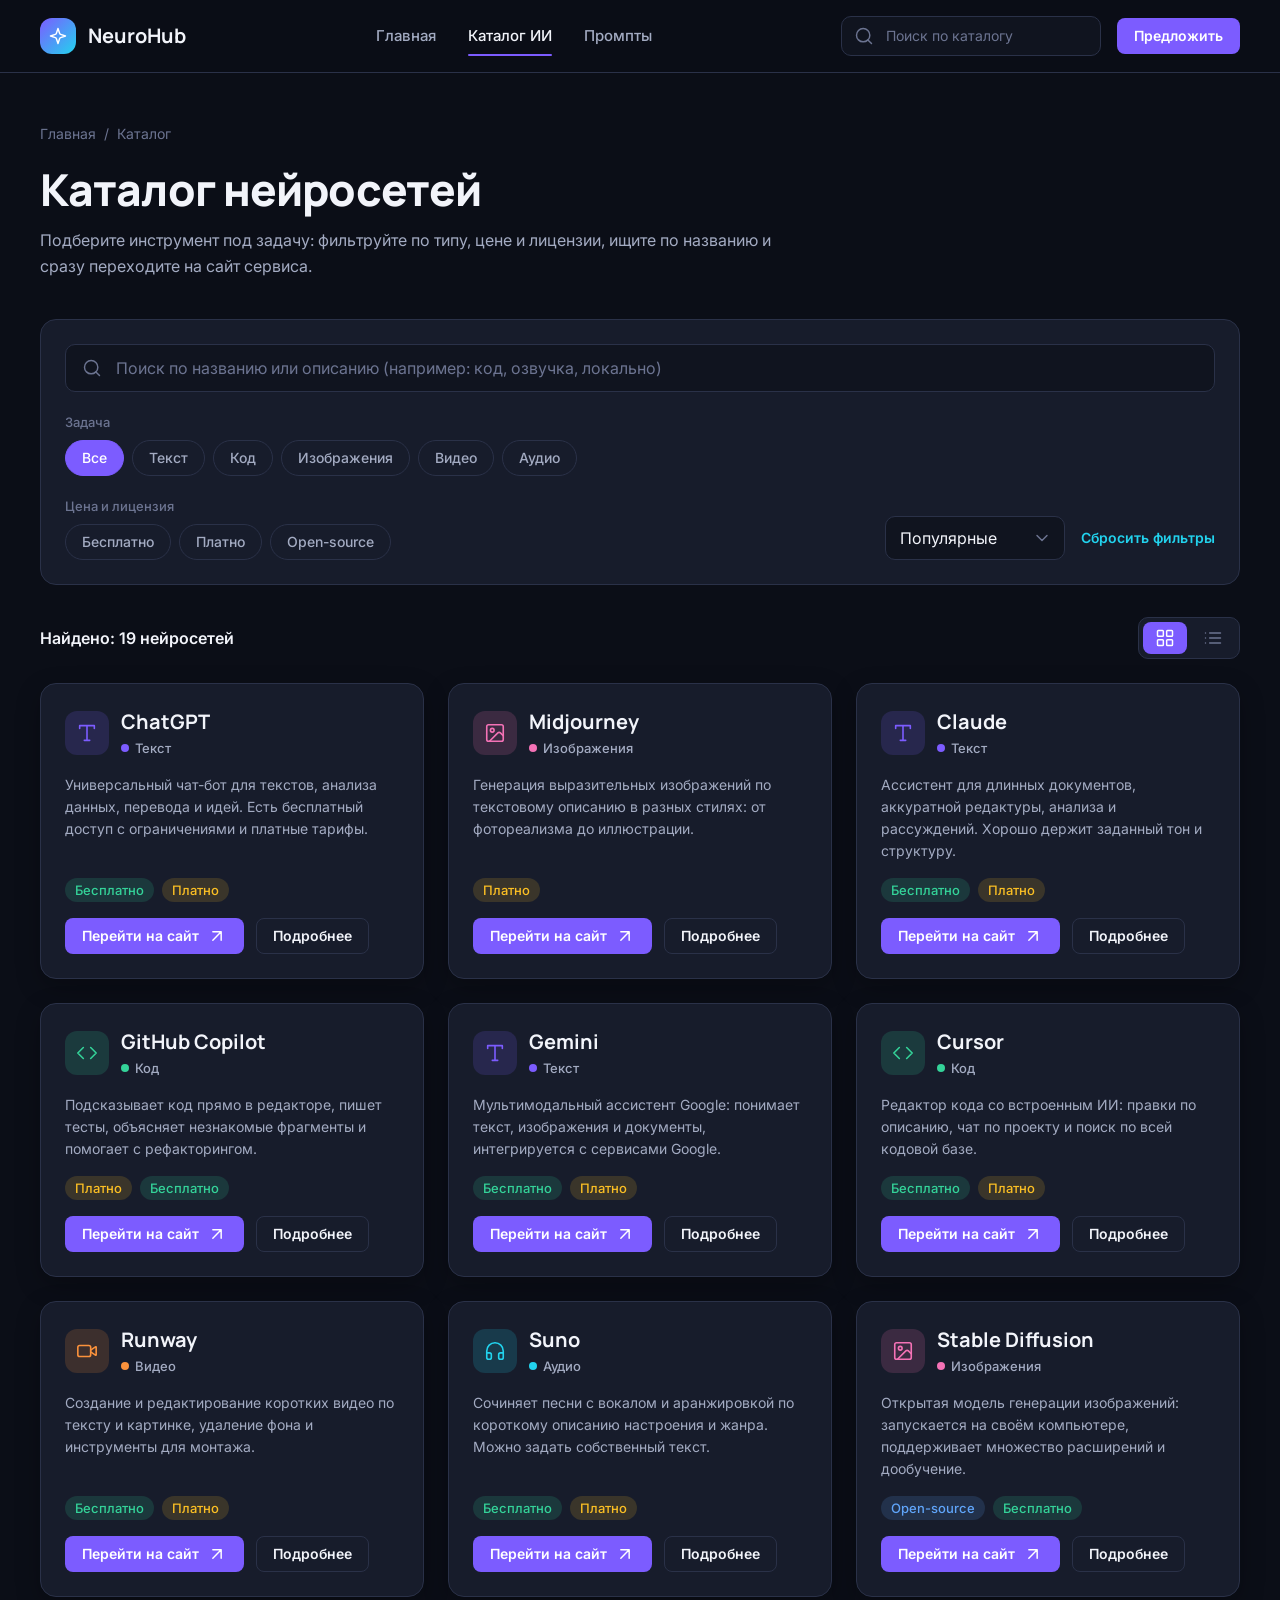
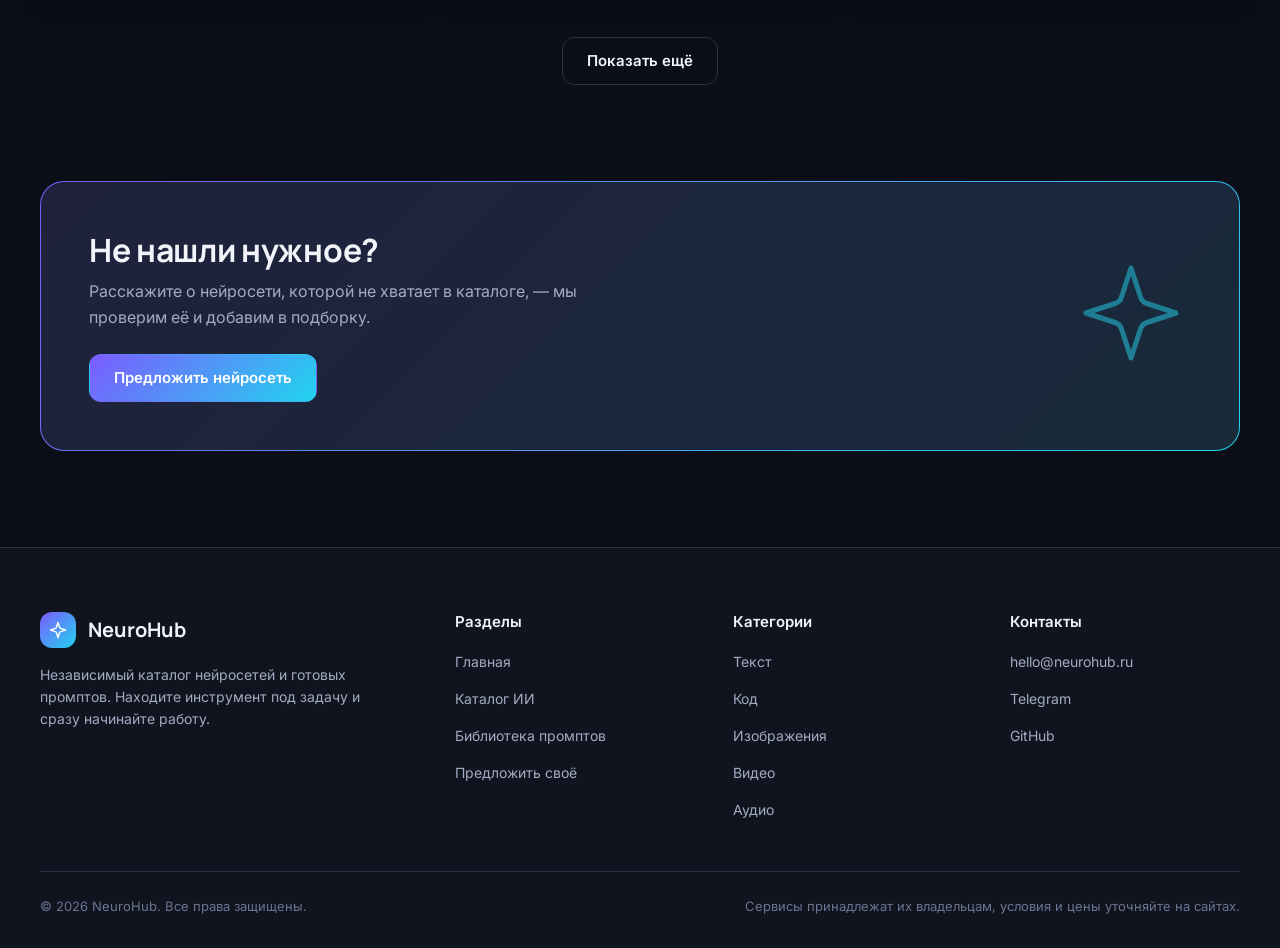
<file: site-2-sonnet/catalog.html>
<!DOCTYPE html>
<html lang="ru">
<head>
  <meta charset="UTF-8">
  <meta name="viewport" content="width=device-width, initial-scale=1.0">
  <title>Каталог нейросетей — NeuroHub</title>
  <meta name="description" content="Список нейросетей с фильтрацией по задачам (текст, код, изображения, видео, аудио), цене и лицензии.">
  <link rel="preconnect" href="https://fonts.googleapis.com">
  <link rel="preconnect" href="https://fonts.gstatic.com" crossorigin>
  <link href="https://fonts.googleapis.com/css2?family=Inter:wght@400;500;600&family=JetBrains+Mono&family=Manrope:wght@700;800&display=swap" rel="stylesheet">
  <link rel="stylesheet" href="styles.css">
</head>
<body data-page="catalog">
  <header class="site-header">
    <div class="container header-inner">
      <a class="logo" href="index.html">
        <span class="logo-mark" data-icon="sparkles"></span>
        <span>NeuroHub</span>
      </a>
      <button class="burger" type="button" aria-label="Открыть меню" aria-expanded="false" aria-controls="nav-panel">
        <span data-icon="menu"></span>
      </button>
      <div class="nav-panel" id="nav-panel">
        <nav class="main-nav" aria-label="Основная навигация">
          <a href="index.html">Главная</a>
          <a href="catalog.html" aria-current="page">Каталог ИИ</a>
          <a href="prompts.html">Промпты</a>
        </nav>
        <div class="header-actions">
          <form class="search-mini js-search" action="catalog.html" role="search">
            <span data-icon="search"></span>
            <label class="sr-only" for="headerSearch">Поиск по каталогу</label>
            <input id="headerSearch" type="search" name="q" placeholder="Поиск по каталогу" autocomplete="off">
          </form>
          <a class="btn btn-primary btn-sm" href="prompts.html#suggest-tool">Предложить</a>
        </div>
      </div>
    </div>
  </header>

  <main>
    <section class="page-head">
      <div class="container">
        <nav class="crumbs" aria-label="Хлебные крошки">
          <a href="index.html">Главная</a>
          <span>/</span>
          <span aria-current="page">Каталог</span>
        </nav>
        <h1>Каталог нейросетей</h1>
        <p>Подберите инструмент под задачу: фильтруйте по типу, цене и лицензии, ищите по названию и сразу переходите на сайт сервиса.</p>
      </div>
    </section>

    <section class="container">
      <div class="filters" id="filtersPanel" aria-label="Поиск и фильтры каталога">
        <div style="display:flex;gap:12px;align-items:center">
          <div class="input-wrap" style="flex:1">
            <span data-icon="search"></span>
            <label class="sr-only" for="catSearch">Поиск по названию или описанию</label>
            <input id="catSearch" type="search" placeholder="Поиск по названию или описанию (например: код, озвучка, локально)" autocomplete="off">
            <button class="clear-btn" id="catClear" type="button" aria-label="Очистить поиск">
              <span data-icon="x"></span>
            </button>
          </div>
          <button class="btn btn-secondary btn-sm filters-toggle" id="filtersToggle" type="button" aria-expanded="true" aria-controls="filtersPanel">
            <span data-icon="sliders"></span>
            <span>Фильтры</span>
          </button>
        </div>

        <div class="filter-collapsible">
          <span class="filter-label">Задача</span>
          <div class="chips" id="catChips" role="group" aria-label="Фильтр по задаче">
            <button class="chip" type="button" data-cat="all" aria-pressed="true">Все</button>
            <button class="chip" type="button" data-cat="text" aria-pressed="false">Текст</button>
            <button class="chip" type="button" data-cat="code" aria-pressed="false">Код</button>
            <button class="chip" type="button" data-cat="image" aria-pressed="false">Изображения</button>
            <button class="chip" type="button" data-cat="video" aria-pressed="false">Видео</button>
            <button class="chip" type="button" data-cat="audio" aria-pressed="false">Аудио</button>
          </div>
        </div>

        <div class="filter-row filter-collapsible">
          <div>
            <span class="filter-label">Цена и лицензия</span>
            <div class="chips" id="priceChips" role="group" aria-label="Фильтр по цене и лицензии">
              <button class="chip" type="button" data-price="free" aria-pressed="false">Бесплатно</button>
              <button class="chip" type="button" data-price="paid" aria-pressed="false">Платно</button>
              <button class="chip" type="button" data-price="os" aria-pressed="false">Open-source</button>
            </div>
          </div>
          <div style="display:flex;gap:16px;align-items:center;flex-wrap:wrap">
            <label class="sr-only" for="sortSelect">Сортировка</label>
            <select class="select" id="sortSelect" aria-label="Сортировка">
              <option value="popular">Популярные</option>
              <option value="new">Новые</option>
              <option value="alpha">По алфавиту</option>
            </select>
            <button class="btn-link" type="button" data-reset>Сбросить фильтры</button>
          </div>
        </div>
      </div>

      <div class="results-row">
        <div class="left">
          <strong id="resultCount" aria-live="polite">Найдено: 19 нейросетей</strong>
          <div class="chips" id="activeFilters" aria-label="Активные фильтры"></div>
        </div>
        <div class="view-switch" role="group" aria-label="Вид списка">
          <button type="button" data-view="grid" aria-pressed="true" aria-label="Сетка">
            <span data-icon="grid"></span>
          </button>
          <button type="button" data-view="list" aria-pressed="false" aria-label="Список">
            <span data-icon="list"></span>
          </button>
        </div>
      </div>

      <div class="grid grid-3" id="toolGrid"></div>

      <div class="empty" id="emptyState" hidden>
        <div class="tile" data-icon="search"></div>
        <h3>Ничего не нашли</h3>
        <p>Попробуйте изменить запрос, отключить часть фильтров или предложите нейросеть, которой нам не хватает.</p>
        <div class="btns">
          <button class="btn btn-primary" type="button" data-reset>Сбросить фильтры</button>
          <a class="btn btn-secondary" href="prompts.html#suggest-tool">Предложить нейросеть</a>
        </div>
      </div>

      <div class="more-wrap" id="moreWrap">
        <button class="btn btn-secondary" id="moreBtn" type="button">Показать ещё</button>
      </div>
    </section>

    <section class="section">
      <div class="container">
        <div class="cta-banner">
          <div>
            <h2>Не нашли нужное?</h2>
            <p>Расскажите о нейросети, которой не хватает в каталоге, — мы проверим её и добавим в подборку.</p>
            <a class="btn btn-grad" href="prompts.html#suggest-tool">Предложить нейросеть</a>
          </div>
          <div class="big-icon" aria-hidden="true">
            <span data-icon="sparkles"></span>
          </div>
        </div>
      </div>
    </section>
  </main>

  <dialog class="modal" id="toolModal" aria-labelledby="modalTitle">
    <button class="modal-close" type="button" aria-label="Закрыть окно">
      <span data-icon="x"></span>
    </button>
    <div class="modal-body" id="modalBody"></div>
  </dialog>

  <footer class="site-footer">
    <div class="container">
      <div class="footer-grid">
        <div>
          <a class="logo" href="index.html">
            <span class="logo-mark" data-icon="sparkles"></span>
            <span>NeuroHub</span>
          </a>
          <p>Независимый каталог нейросетей и готовых промптов. Находите инструмент под задачу и сразу начинайте работу.</p>
        </div>
        <div>
          <h4>Разделы</h4>
          <ul>
            <li><a href="index.html">Главная</a></li>
            <li><a href="catalog.html">Каталог ИИ</a></li>
            <li><a href="prompts.html">Библиотека промптов</a></li>
            <li><a href="prompts.html#suggest">Предложить своё</a></li>
          </ul>
        </div>
        <div>
          <h4>Категории</h4>
          <ul>
            <li><a href="catalog.html?cat=text">Текст</a></li>
            <li><a href="catalog.html?cat=code">Код</a></li>
            <li><a href="catalog.html?cat=image">Изображения</a></li>
            <li><a href="catalog.html?cat=video">Видео</a></li>
            <li><a href="catalog.html?cat=audio">Аудио</a></li>
          </ul>
        </div>
        <div>
          <h4>Контакты</h4>
          <ul>
            <li><a href="mailto:hello@neurohub.ru">hello@neurohub.ru</a></li>
            <li><a href="https://t.me" target="_blank" rel="noopener noreferrer">Telegram</a></li>
            <li><a href="https://github.com" target="_blank" rel="noopener noreferrer">GitHub</a></li>
          </ul>
        </div>
      </div>
      <div class="footer-bottom">
        <span>© <span id="year">2026</span> NeuroHub. Все права защищены.</span>
        <span>Сервисы принадлежат их владельцам, условия и цены уточняйте на сайтах.</span>
      </div>
    </div>
  </footer>

  <script src="script.js"></script>
</body>
</html>
</file>
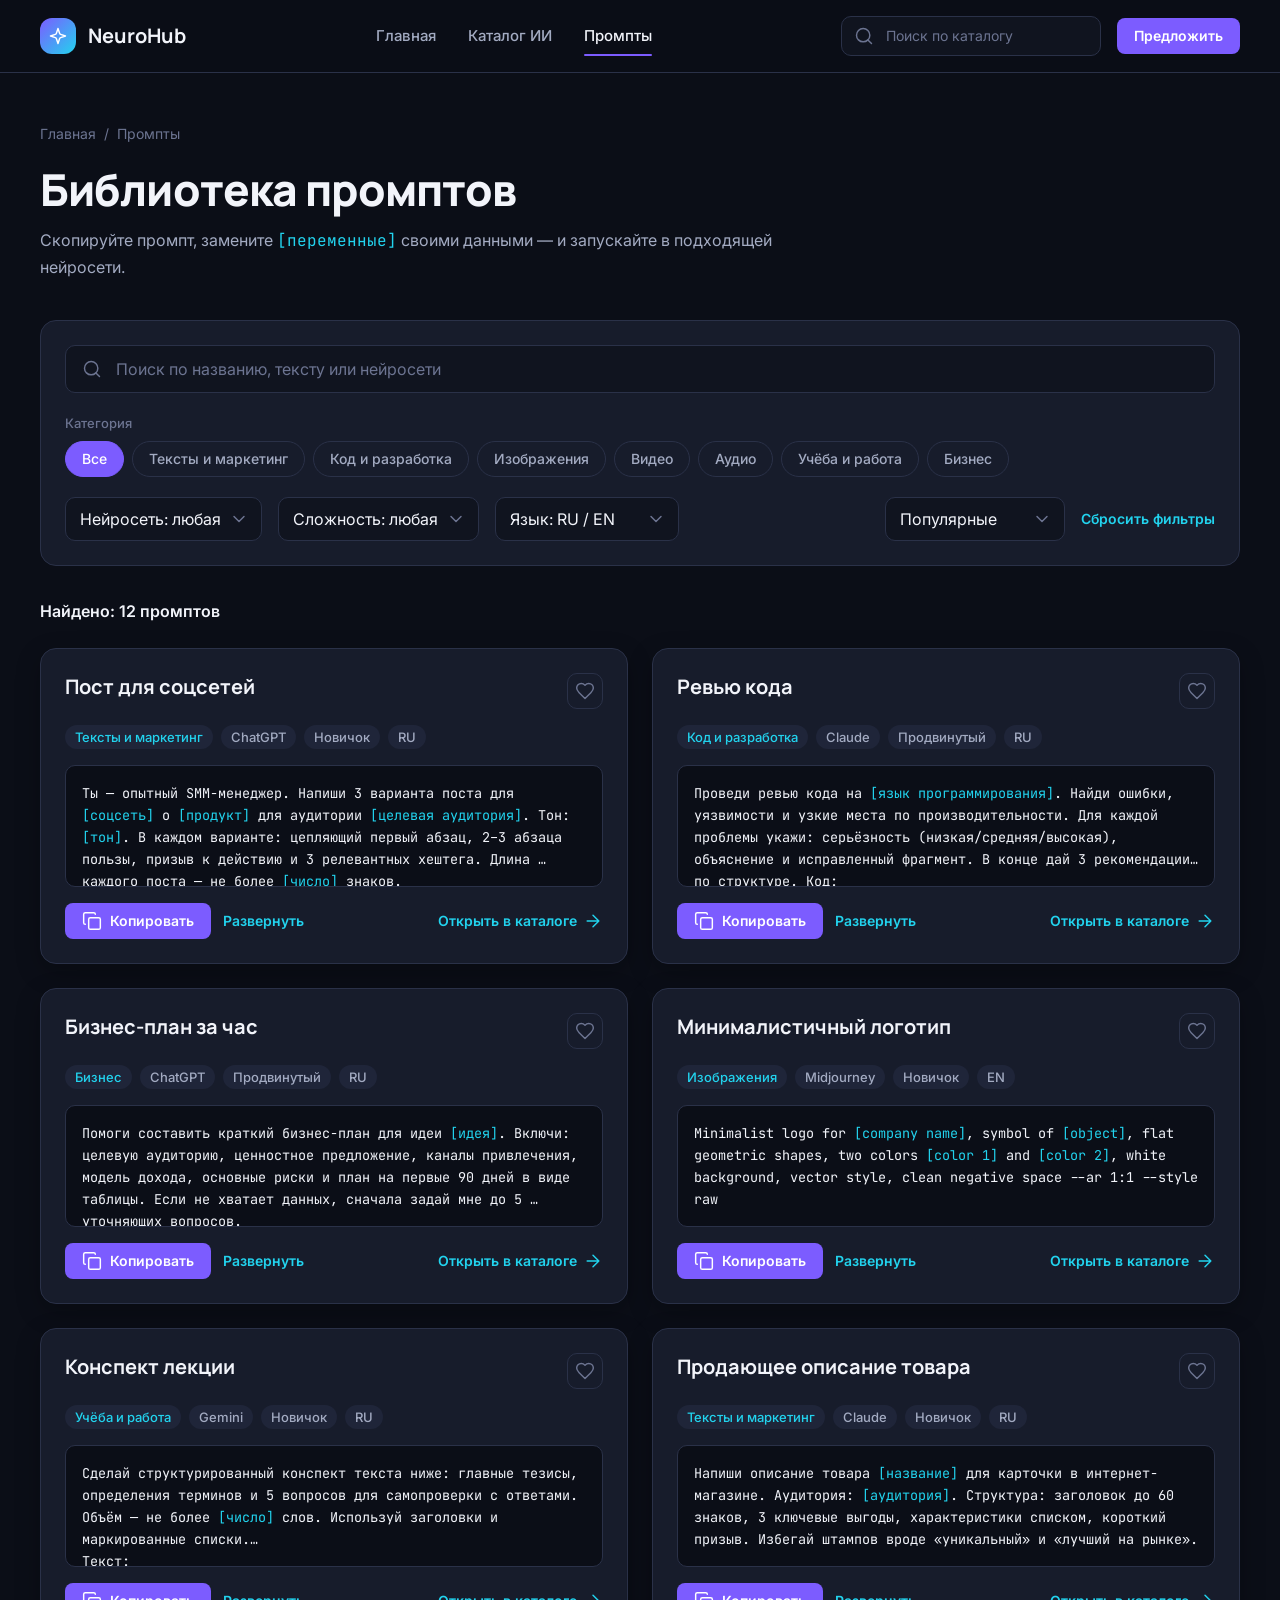
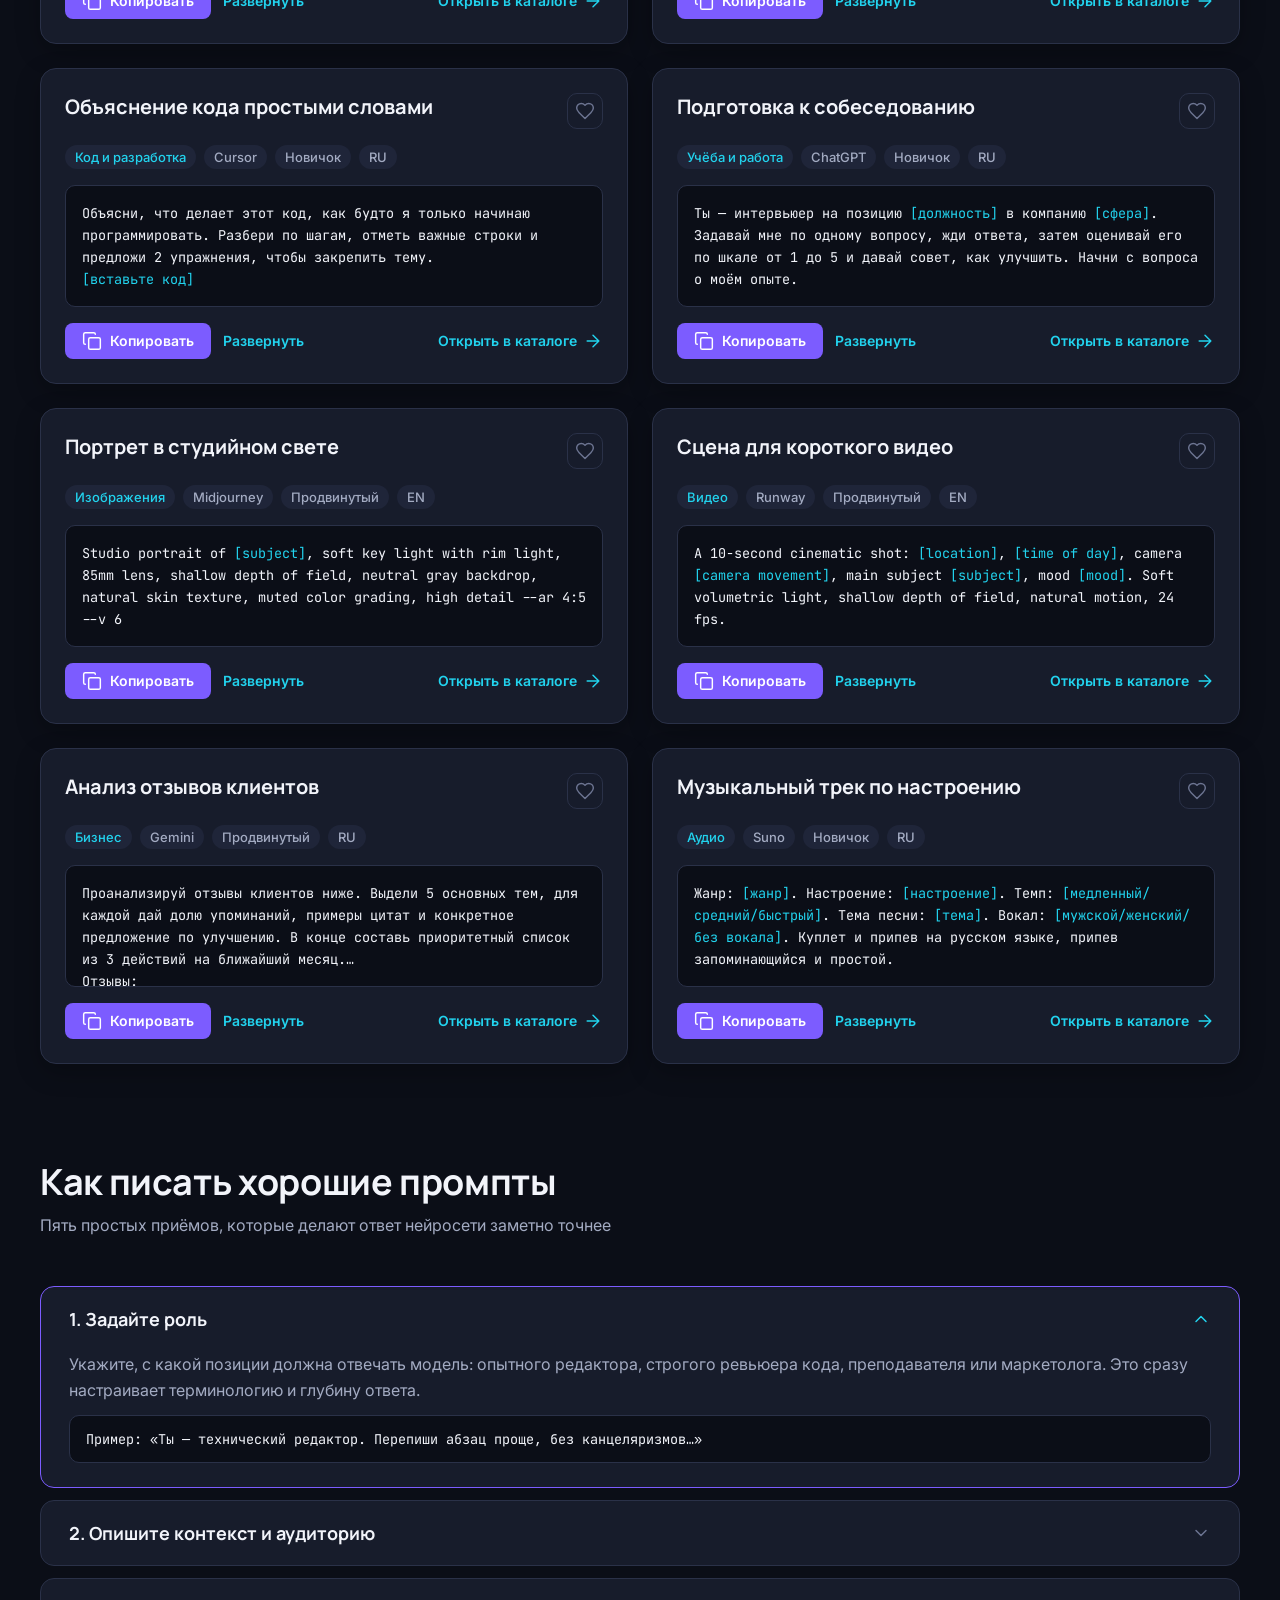
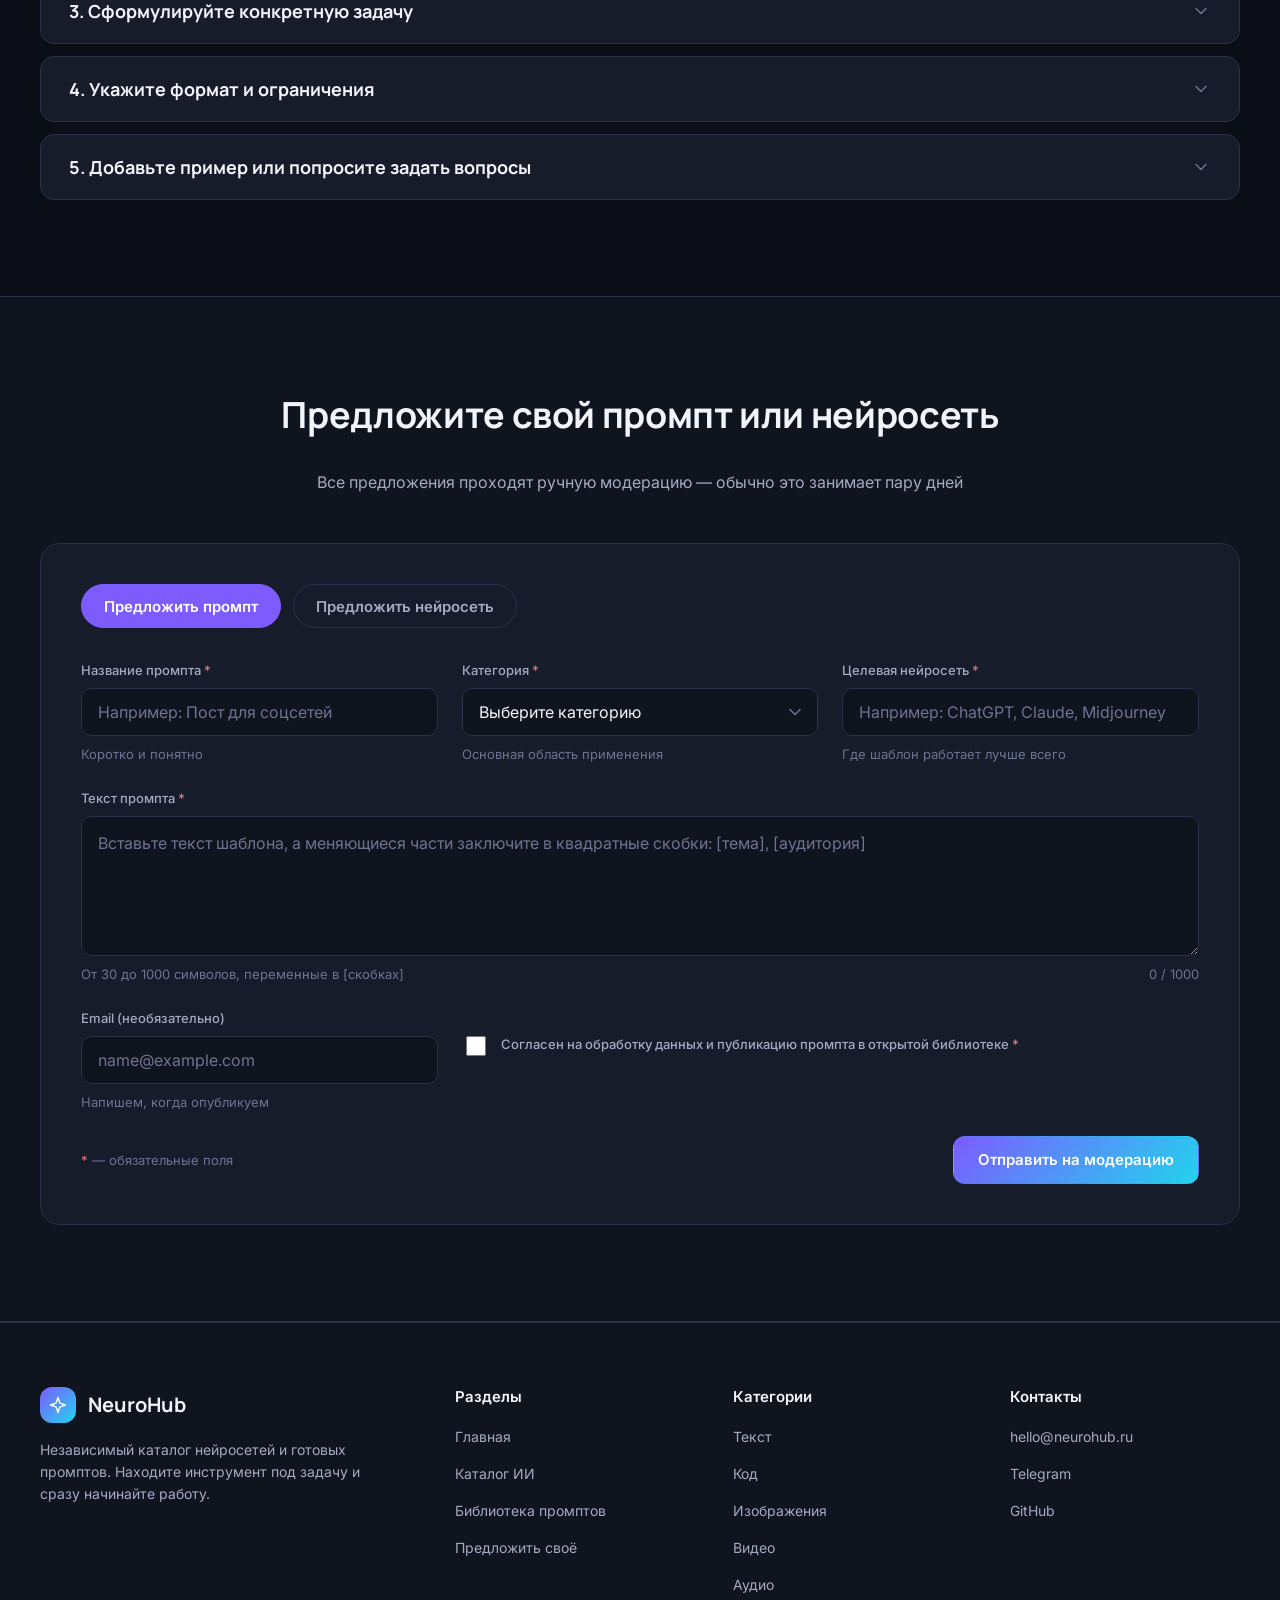
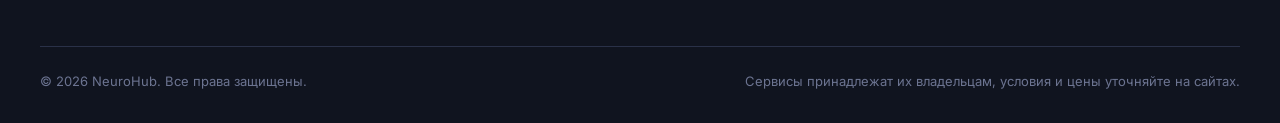
<file: site-2-sonnet/prompts.html>
<!DOCTYPE html>
<html lang="ru">
<head>
  <meta charset="UTF-8">
  <meta name="viewport" content="width=device-width, initial-scale=1.0">
  <title>Библиотека промптов — NeuroHub</title>
  <meta name="description" content="Готовые промпты по категориям с быстрым копированием, фильтрами по нейросети и формой для предложения своих шаблонов.">
  <link rel="preconnect" href="https://fonts.googleapis.com">
  <link rel="preconnect" href="https://fonts.gstatic.com" crossorigin>
  <link href="https://fonts.googleapis.com/css2?family=Inter:wght@400;500;600&family=JetBrains+Mono&family=Manrope:wght@700;800&display=swap" rel="stylesheet">
  <link rel="stylesheet" href="styles.css">
</head>
<body data-page="prompts">
  <header class="site-header">
    <div class="container header-inner">
      <a class="logo" href="index.html">
        <span class="logo-mark" data-icon="sparkles"></span>
        <span>NeuroHub</span>
      </a>
      <button class="burger" type="button" aria-label="Открыть меню" aria-expanded="false" aria-controls="nav-panel">
        <span data-icon="menu"></span>
      </button>
      <div class="nav-panel" id="nav-panel">
        <nav class="main-nav" aria-label="Основная навигация">
          <a href="index.html">Главная</a>
          <a href="catalog.html">Каталог ИИ</a>
          <a href="prompts.html" aria-current="page">Промпты</a>
        </nav>
        <div class="header-actions">
          <form class="search-mini js-search" action="catalog.html" role="search">
            <span data-icon="search"></span>
            <label class="sr-only" for="headerSearch">Поиск по каталогу</label>
            <input id="headerSearch" type="search" name="q" placeholder="Поиск по каталогу" autocomplete="off">
          </form>
          <a class="btn btn-primary btn-sm" href="#suggest">Предложить</a>
        </div>
      </div>
    </div>
  </header>

  <main>
    <section class="page-head">
      <div class="container">
        <nav class="crumbs" aria-label="Хлебные крошки">
          <a href="index.html">Главная</a>
          <span>/</span>
          <span aria-current="page">Промпты</span>
        </nav>
        <h1>Библиотека промптов</h1>
        <p>Скопируйте промпт, замените <span style="color:var(--accent-2);font-family:var(--font-mono)">[переменные]</span> своими данными — и запускайте в подходящей нейросети.</p>
      </div>
    </section>

    <section class="container">
      <div class="filters" id="filtersPanel" aria-label="Поиск и фильтры промптов">
        <div style="display:flex;gap:12px;align-items:center">
          <div class="input-wrap" style="flex:1">
            <span data-icon="search"></span>
            <label class="sr-only" for="pSearch">Поиск по тексту промптов</label>
            <input id="pSearch" type="search" placeholder="Поиск по названию, тексту или нейросети" autocomplete="off">
            <button class="clear-btn" id="pClear" type="button" aria-label="Очистить поиск">
              <span data-icon="x"></span>
            </button>
          </div>
          <button class="btn btn-secondary btn-sm filters-toggle" id="filtersToggle" type="button" aria-expanded="true" aria-controls="filtersPanel">
            <span data-icon="sliders"></span>
            <span>Фильтры</span>
          </button>
        </div>

        <div class="filter-collapsible">
          <span class="filter-label">Категория</span>
          <div class="chips" id="pCatChips" role="group" aria-label="Категория промпта">
            <button class="chip" type="button" data-pcat="" aria-pressed="true">Все</button>
            <button class="chip" type="button" data-pcat="marketing" aria-pressed="false">Тексты и маркетинг</button>
            <button class="chip" type="button" data-pcat="code" aria-pressed="false">Код и разработка</button>
            <button class="chip" type="button" data-pcat="image" aria-pressed="false">Изображения</button>
            <button class="chip" type="button" data-pcat="video" aria-pressed="false">Видео</button>
            <button class="chip" type="button" data-pcat="audio" aria-pressed="false">Аудио</button>
            <button class="chip" type="button" data-pcat="study" aria-pressed="false">Учёба и работа</button>
            <button class="chip" type="button" data-pcat="business" aria-pressed="false">Бизнес</button>
          </div>
        </div>

        <div class="filter-row filter-collapsible">
          <div class="selects">
            <select class="select" id="fTool" aria-label="Целевая нейросеть">
              <option value="">Нейросеть: любая</option>
            </select>
            <select class="select" id="fLevel" aria-label="Сложность">
              <option value="">Сложность: любая</option>
              <option value="novice">Новичок</option>
              <option value="pro">Продвинутый</option>
            </select>
            <select class="select" id="fLang" aria-label="Язык промпта">
              <option value="">Язык: RU / EN</option>
              <option value="RU">Русский (RU)</option>
              <option value="EN">Английский (EN)</option>
            </select>
          </div>
          <div style="display:flex;gap:16px;align-items:center;flex-wrap:wrap">
            <select class="select" id="fSort" aria-label="Сортировка">
              <option value="popular">Популярные</option>
              <option value="new">Новые</option>
            </select>
            <button class="btn-link" type="button" data-reset>Сбросить фильтры</button>
          </div>
        </div>
      </div>

      <div class="results-row">
        <div class="left">
          <strong id="pCount" aria-live="polite">Найдено: 12 промптов</strong>
        </div>
      </div>

      <div class="grid grid-2" id="promptGrid"></div>

      <div class="empty" id="pEmpty" hidden>
        <div class="tile" data-icon="search"></div>
        <h3>Промпты не найдены</h3>
        <p>Сбросьте часть фильтров или предложите свой шаблон через форму ниже.</p>
        <div class="btns">
          <button class="btn btn-primary" type="button" data-reset>Сбросить фильтры</button>
          <a class="btn btn-secondary" href="#suggest">Предложить промпт</a>
        </div>
      </div>
    </section>

    <section class="section reveal">
      <div class="container">
        <div class="section-head">
          <div>
            <h2>Как писать хорошие промпты</h2>
            <p>Пять простых приёмов, которые делают ответ нейросети заметно точнее</p>
          </div>
        </div>
        <div class="accordion">
          <div class="acc-item open">
            <button class="acc-btn" type="button" aria-expanded="true">
              <span>1. Задайте роль</span>
              <span data-icon="down"></span>
            </button>
            <div class="acc-panel">
              <p>Укажите, с какой позиции должна отвечать модель: опытного редактора, строгого ревьюера кода, преподавателя или маркетолога. Это сразу настраивает терминологию и глубину ответа.</p>
              <div class="example">Пример: «Ты — технический редактор. Перепиши абзац проще, без канцеляризмов…»</div>
            </div>
          </div>
          <div class="acc-item">
            <button class="acc-btn" type="button" aria-expanded="false">
              <span>2. Опишите контекст и аудиторию</span>
              <span data-icon="down"></span>
            </button>
            <div class="acc-panel">
              <p>Расскажите, для кого и зачем создаётся результат: кто читатель, что он уже знает, где будет опубликован текст или в каком окружении работает код.</p>
              <div class="example">Пример: «Аудитория — владельцы небольших кофеен без опыта в рекламе…»</div>
            </div>
          </div>
          <div class="acc-item">
            <button class="acc-btn" type="button" aria-expanded="false">
              <span>3. Сформулируйте конкретную задачу</span>
              <span data-icon="down"></span>
            </button>
            <div class="acc-panel">
              <p>Используйте однозначные глаголы: «составь таблицу», «найди 3 ошибки», «предложи 5 заголовков». Разбивайте сложную задачу на последовательные шаги.</p>
            </div>
          </div>
          <div class="acc-item">
            <button class="acc-btn" type="button" aria-expanded="false">
              <span>4. Укажите формат и ограничения</span>
              <span data-icon="down"></span>
            </button>
            <div class="acc-panel">
              <p>Задайте объём, структуру (список, таблица, JSON), тон и то, чего делать не нужно — например, избегать общих фраз и выдуманных фактов.</p>
            </div>
          </div>
          <div class="acc-item">
            <button class="acc-btn" type="button" aria-expanded="false">
              <span>5. Добавьте пример или попросите задать вопросы</span>
              <span data-icon="down"></span>
            </button>
            <div class="acc-panel">
              <p>Один короткий образец желаемого стиля работает лучше длинного описания. А фраза «сначала задай до 5 уточняющих вопросов» спасает от поверхностных ответов.</p>
            </div>
          </div>
        </div>
      </div>
    </section>

    <section class="section alt reveal" id="suggest">
      <div id="suggest-tool" aria-hidden="true"></div>
      <div class="container">
        <div class="section-head center">
          <h2>Предложите свой промпт или нейросеть</h2>
          <p>Все предложения проходят ручную модерацию — обычно это занимает пару дней</p>
        </div>

        <div class="form-card" id="suggestCard">
          <div class="tabs" role="tablist" aria-label="Что вы хотите предложить">
            <button class="tab" type="button" role="tab" data-tab="prompt" aria-selected="true">Предложить промпт</button>
            <button class="tab" type="button" role="tab" data-tab="tool" aria-selected="false">Предложить нейросеть</button>
          </div>

          <form id="formPrompt" class="form-grid" novalidate>
            <div class="hp" aria-hidden="true">
              <label>Не заполняйте это поле<input type="text" name="website" tabindex="-1" autocomplete="off"></label>
            </div>
            <div class="field">
              <label for="sp_title">Название промпта <span class="req">*</span></label>
              <input class="control" id="sp_title" name="sp_title" type="text" placeholder="Например: Пост для соцсетей" required>
              <div class="hint"><span class="msg">Коротко и понятно</span></div>
            </div>
            <div class="field">
              <label for="sp_cat">Категория <span class="req">*</span></label>
              <select class="control" id="sp_cat" name="sp_cat" required>
                <option value="">Выберите категорию</option>
                <option value="marketing">Тексты и маркетинг</option>
                <option value="code">Код и разработка</option>
                <option value="image">Изображения</option>
                <option value="video">Видео</option>
                <option value="audio">Аудио</option>
                <option value="study">Учёба и работа</option>
                <option value="business">Бизнес</option>
              </select>
              <div class="hint"><span class="msg">Основная область применения</span></div>
            </div>
            <div class="field">
              <label for="sp_tool">Целевая нейросеть <span class="req">*</span></label>
              <input class="control" id="sp_tool" name="sp_tool" type="text" placeholder="Например: ChatGPT, Claude, Midjourney" required>
              <div class="hint"><span class="msg">Где шаблон работает лучше всего</span></div>
            </div>
            <div class="field span-3">
              <label for="sp_text">Текст промпта <span class="req">*</span></label>
              <textarea class="control" id="sp_text" name="sp_text" data-max="1000" data-counter="spCounter" placeholder="Вставьте текст шаблона, а меняющиеся части заключите в квадратные скобки: [тема], [аудитория]" required></textarea>
              <div class="hint">
                <span class="msg">От 30 до 1000 символов, переменные в [скобках]</span>
                <span id="spCounter">0 / 1000</span>
              </div>
            </div>
            <div class="field">
              <label for="sp_email">Email (необязательно)</label>
              <input class="control" id="sp_email" name="sp_email" type="email" placeholder="name@example.com">
              <div class="hint"><span class="msg">Напишем, когда опубликуем</span></div>
            </div>
            <div class="field span-2" style="justify-content:center">
              <label class="check">
                <input type="checkbox" name="sp_agree" required>
                <span>Согласен на обработку данных и публикацию промпта в открытой библиотеке <span class="req">*</span></span>
              </label>
              <div class="hint"><span class="msg"></span></div>
            </div>
            <div class="form-actions">
              <span style="color:var(--text-muted);font-size:13px"><span class="req">*</span> — обязательные поля</span>
              <button class="btn btn-grad" type="submit">Отправить на модерацию</button>
            </div>
          </form>

          <form id="formTool" class="form-grid" hidden novalidate>
            <div class="hp" aria-hidden="true">
              <label>Не заполняйте это поле<input type="text" name="website" tabindex="-1" autocomplete="off"></label>
            </div>
            <div class="field">
              <label for="st_name">Название нейросети <span class="req">*</span></label>
              <input class="control" id="st_name" name="st_name" type="text" placeholder="Например: Perplexity" required>
              <div class="hint"><span class="msg">Официальное название сервиса</span></div>
            </div>
            <div class="field">
              <label for="st_url">Ссылка на сайт <span class="req">*</span></label>
              <input class="control" id="st_url" name="st_url" type="url" placeholder="https://example.com" required>
              <div class="hint"><span class="msg">Прямая ссылка без реферальных меток</span></div>
            </div>
            <div class="field">
              <label for="st_task">Основная задача <span class="req">*</span></label>
              <select class="control" id="st_task" name="st_task" required>
                <option value="">Выберите задачу</option>
                <option value="text">Текст</option>
                <option value="code">Код</option>
                <option value="image">Изображения</option>
                <option value="video">Видео</option>
                <option value="audio">Аудио</option>
              </select>
              <div class="hint"><span class="msg">Категория в каталоге</span></div>
            </div>
            <div class="field span-3">
              <span class="label">Условия доступа <span class="req">*</span></span>
              <div class="radio-row" role="radiogroup" aria-label="Условия доступа">
                <label><input type="radio" name="st_price" value="free"> Бесплатно / есть бесплатный план</label>
                <label><input type="radio" name="st_price" value="paid"> Только платно</label>
                <label><input type="radio" name="st_price" value="os"> Open-source</label>
              </div>
              <div class="hint"><span class="msg">Выберите наиболее точный вариант</span></div>
            </div>
            <div class="field span-3">
              <label for="st_desc">Краткое описание <span class="req">*</span></label>
              <textarea class="control" id="st_desc" name="st_desc" data-max="300" data-counter="stCounter" placeholder="Чем полезна эта нейросеть, какие у неё сильные стороны и ограничения" required></textarea>
              <div class="hint">
                <span class="msg">От 20 до 300 символов, без рекламных штампов</span>
                <span id="stCounter">0 / 300</span>
              </div>
            </div>
            <div class="field">
              <label for="st_email">Email (необязательно)</label>
              <input class="control" id="st_email" name="st_email" type="email" placeholder="name@example.com">
              <div class="hint"><span class="msg">Напишем, если будут вопросы</span></div>
            </div>
            <div class="field span-2" style="justify-content:center">
              <label class="check">
                <input type="checkbox" name="st_agree" required>
                <span>Подтверждаю точность сведений и согласие на публикацию в каталоге <span class="req">*</span></span>
              </label>
              <div class="hint"><span class="msg"></span></div>
            </div>
            <div class="form-actions">
              <span style="color:var(--text-muted);font-size:13px"><span class="req">*</span> — обязательные поля</span>
              <button class="btn btn-grad" type="submit">Отправить на модерацию</button>
            </div>
          </form>

          <div class="success" role="status" aria-live="polite">
            <div class="tile" data-icon="check"></div>
            <h3>Спасибо! Заявка отправлена на модерацию</h3>
            <p id="successText">Мы проверим ваше предложение в течение нескольких дней.</p>
            <button class="btn btn-secondary" id="againBtn" type="button">Отправить ещё</button>
          </div>
        </div>
      </div>
    </section>
  </main>

  <footer class="site-footer">
    <div class="container">
      <div class="footer-grid">
        <div>
          <a class="logo" href="index.html">
            <span class="logo-mark" data-icon="sparkles"></span>
            <span>NeuroHub</span>
          </a>
          <p>Независимый каталог нейросетей и готовых промптов. Находите инструмент под задачу и сразу начинайте работу.</p>
        </div>
        <div>
          <h4>Разделы</h4>
          <ul>
            <li><a href="index.html">Главная</a></li>
            <li><a href="catalog.html">Каталог ИИ</a></li>
            <li><a href="prompts.html">Библиотека промптов</a></li>
            <li><a href="#suggest">Предложить своё</a></li>
          </ul>
        </div>
        <div>
          <h4>Категории</h4>
          <ul>
            <li><a href="catalog.html?cat=text">Текст</a></li>
            <li><a href="catalog.html?cat=code">Код</a></li>
            <li><a href="catalog.html?cat=image">Изображения</a></li>
            <li><a href="catalog.html?cat=video">Видео</a></li>
            <li><a href="catalog.html?cat=audio">Аудио</a></li>
          </ul>
        </div>
        <div>
          <h4>Контакты</h4>
          <ul>
            <li><a href="mailto:hello@neurohub.ru">hello@neurohub.ru</a></li>
            <li><a href="https://t.me" target="_blank" rel="noopener noreferrer">Telegram</a></li>
            <li><a href="https://github.com" target="_blank" rel="noopener noreferrer">GitHub</a></li>
          </ul>
        </div>
      </div>
      <div class="footer-bottom">
        <span>© <span id="year">2026</span> NeuroHub. Все права защищены.</span>
        <span>Сервисы принадлежат их владельцам, условия и цены уточняйте на сайтах.</span>
      </div>
    </div>
  </footer>

  <script src="script.js"></script>
</body>
</html>
</file>
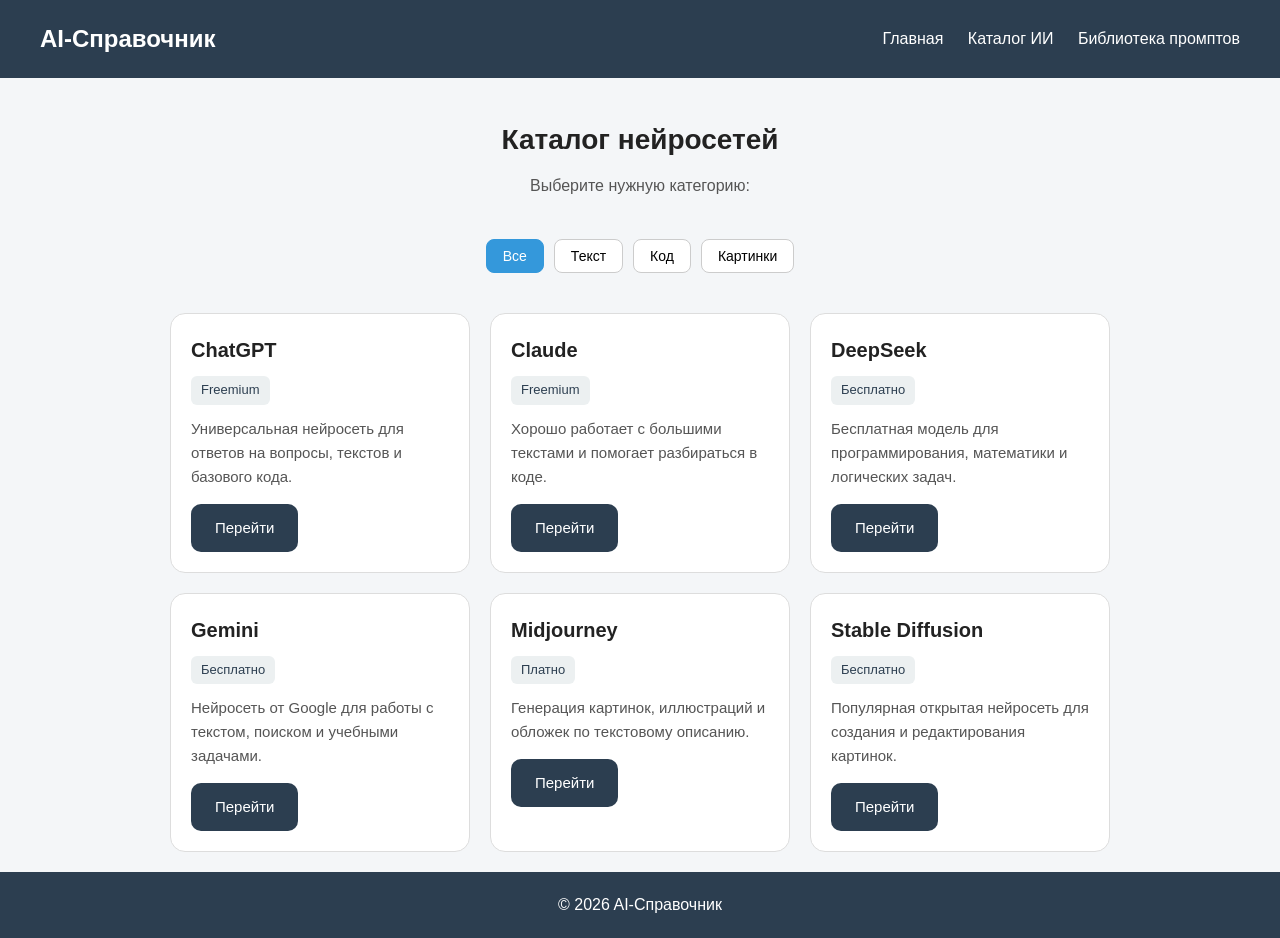
<file: site-3-own/catalog.html>
<!DOCTYPE html>
<html lang="ru">

<head>
    <meta charset="UTF-8">
    <meta name="viewport" content="width=device-width, initial-scale=1.0">
    <title>Каталог ИИ</title>
    <link rel="stylesheet" href="style.css">
</head>

<body>
    <header class="header">
        <div class="logo">AI-Справочник</div>
        <nav class="menu">
            <a href="index.html">Главная</a>
            <a href="catalog.html">Каталог ИИ</a>
            <a href="prompts.html">Библиотека промптов</a>
        </nav>
    </header>

    <h1 class="title">Каталог нейросетей</h1>
    <p class="subtitle">Выберите нужную категорию:</p>

    <div class="filters">
        <button class="filter-btn active" data-cat="all">Все</button>
        <button class="filter-btn" data-cat="text">Текст</button>
        <button class="filter-btn" data-cat="code">Код</button>
        <button class="filter-btn" data-cat="image">Картинки</button>
    </div>

    <section class="cards">
        <div class="card card-item text">
            <h3>ChatGPT</h3>
            <span class="tag">Freemium</span>
            <p>Универсальная нейросеть для ответов на вопросы, текстов и базового кода.</p>
            <a href="https://chatgpt.com" target="_blank" class="btn">Перейти</a>
        </div>

        <div class="card card-item code">
            <h3>Claude</h3>
            <span class="tag">Freemium</span>
            <p>Хорошо работает с большими текстами и помогает разбираться в коде.</p>
            <a href="https://claude.ai" target="_blank" class="btn">Перейти</a>
        </div>

        <div class="card card-item code">
            <h3>DeepSeek</h3>
            <span class="tag">Бесплатно</span>
            <p>Бесплатная модель для программирования, математики и логических задач.</p>
            <a href="https://chat.deepseek.com" target="_blank" class="btn">Перейти</a>
        </div>

        <div class="card card-item text">
            <h3>Gemini</h3>
            <span class="tag">Бесплатно</span>
            <p>Нейросеть от Google для работы с текстом, поиском и учебными задачами.</p>
            <a href="https://gemini.google.com" target="_blank" class="btn">Перейти</a>
        </div>

        <div class="card card-item image">
            <h3>Midjourney</h3>
            <span class="tag">Платно</span>
            <p>Генерация картинок, иллюстраций и обложек по текстовому описанию.</p>
            <a href="https://www.midjourney.com" target="_blank" class="btn">Перейти</a>
        </div>

        <div class="card card-item image">
            <h3>Stable Diffusion</h3>
            <span class="tag">Бесплатно</span>
            <p>Популярная открытая нейросеть для создания и редактирования картинок.</p>
            <a href="https://stability.ai" target="_blank" class="btn">Перейти</a>
        </div>
    </section>

    <footer class="footer">
        <p>© 2026 AI-Справочник</p>
    </footer>

    <script src="script.js"></script>
</body>

</html>
</file>
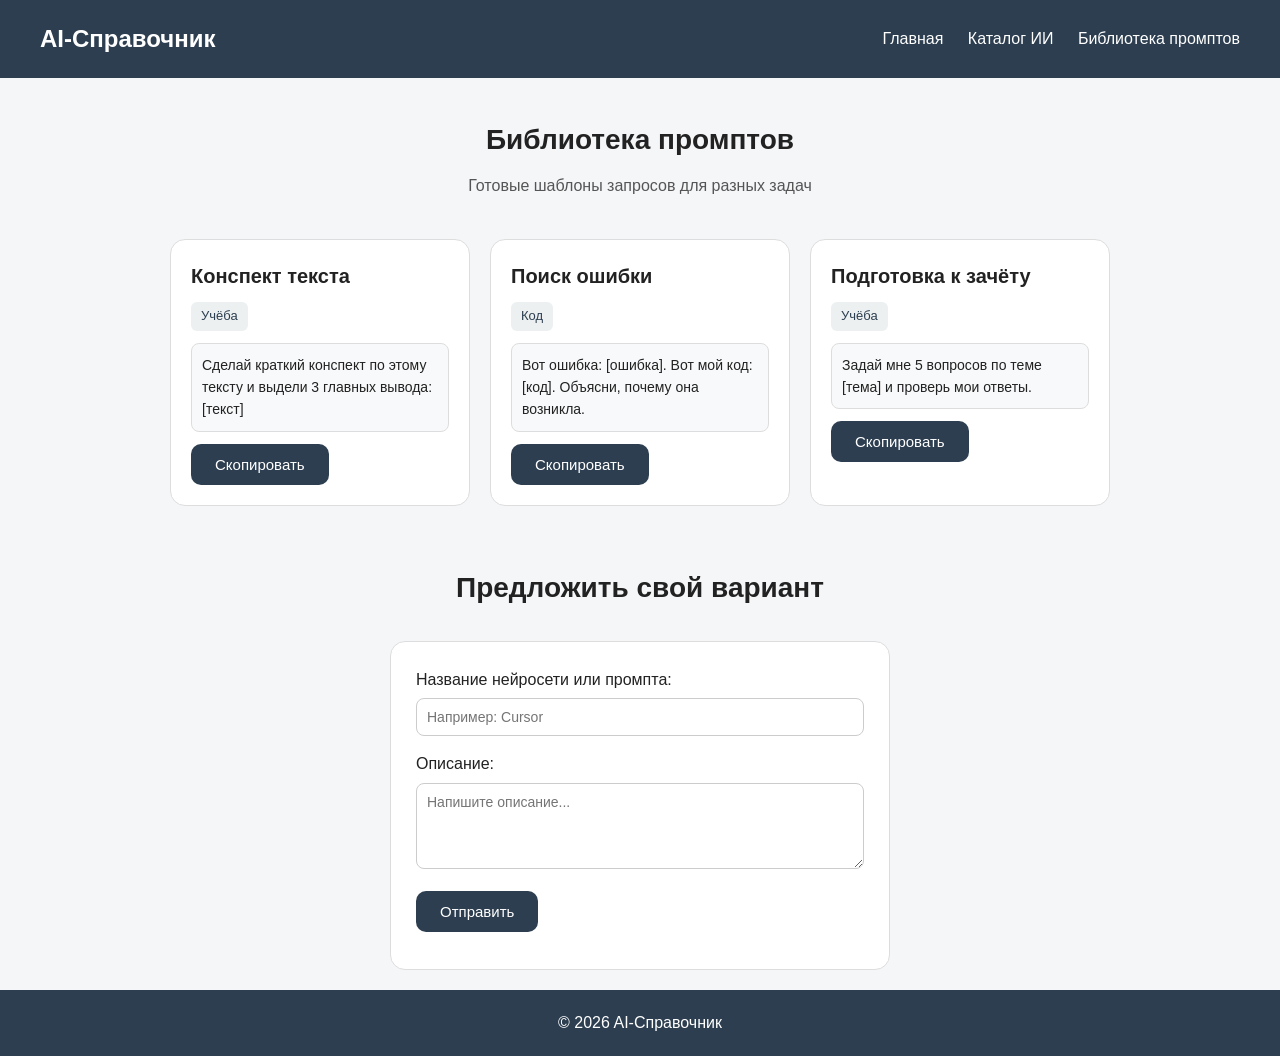
<file: site-3-own/prompts.html>
<!DOCTYPE html>
<html lang="ru">

<head>
    <meta charset="UTF-8">
    <meta name="viewport" content="width=device-width, initial-scale=1.0">
    <title>Библиотека промптов</title>
    <link rel="stylesheet" href="style.css">
</head>

<body>
    <header class="header">
        <div class="logo">AI-Справочник</div>
        <nav class="menu">
            <a href="index.html">Главная</a>
            <a href="catalog.html">Каталог ИИ</a>
            <a href="prompts.html">Библиотека промптов</a>
        </nav>
    </header>

    <h1 class="title">Библиотека промптов</h1>
    <p class="subtitle">Готовые шаблоны запросов для разных задач</p>

    <section class="cards">
        <div class="card">
            <h3>Конспект текста</h3>
            <span class="tag">Учёба</span>
            <div class="prompt-box">Сделай краткий конспект по этому тексту и выдели 3 главных вывода: [текст]</div>
            <button class="btn copy-btn">Скопировать</button>
        </div>

        <div class="card">
            <h3>Поиск ошибки</h3>
            <span class="tag">Код</span>
            <div class="prompt-box">Вот ошибка: [ошибка]. Вот мой код: [код]. Объясни, почему она возникла.</div>
            <button class="btn copy-btn">Скопировать</button>
        </div>

        <div class="card">
            <h3>Подготовка к зачёту</h3>
            <span class="tag">Учёба</span>
            <div class="prompt-box">Задай мне 5 вопросов по теме [тема] и проверь мои ответы.</div>
            <button class="btn copy-btn">Скопировать</button>
        </div>
    </section>

    <h2 class="title">Предложить свой вариант</h2>
    <form class="form-block" id="myForm">
        <label>Название нейросети или промпта:</label>
        <input type="text" name="name" placeholder="Например: Cursor">

        <label>Описание:</label>
        <textarea name="text" rows="4" placeholder="Напишите описание..."></textarea>

        <button type="submit" class="btn">Отправить</button>
        <p id="result"></p>
    </form>

    <footer class="footer">
        <p>© 2026 AI-Справочник</p>
    </footer>

    <script src="script.js"></script>
</body>

</html>
</file>
<file: site-1-hydrogen/styles.css>
:root {
  --bg: #0B0F19;
  --surface: #131A2A;
  --elevated: #1C253B;
  --input-bg: #0F1524;
  --border: #26314A;
  --primary: #6366F1;
  --primary-hover: #4F46E5;
  --primary-soft: rgba(99, 102, 241, 0.16);
  --secondary: #22D3EE;
  --text: #F8FAFC;
  --muted: #94A3B8;
  --free: #10B981;
  --free-bg: rgba(16, 185, 129, 0.14);
  --freemium: #F59E0B;
  --freemium-bg: rgba(245, 158, 11, 0.14);
  --paid: #F43F5E;
  --paid-bg: rgba(244, 63, 94, 0.14);
  --os: #A855F7;
  --os-bg: rgba(168, 85, 247, 0.14);
  --radius-card: 16px;
  --radius-btn: 10px;
  --transition: 0.2s ease;
}

*,
*::before,
*::after {
  box-sizing: border-box;
  margin: 0;
  padding: 0;
}

html {
  scroll-behavior: smooth;
}

body {
  font-family: 'Inter', -apple-system, BlinkMacSystemFont, 'Segoe UI', Roboto, sans-serif;
  background-color: var(--bg);
  color: var(--text);
  line-height: 1.6;
  font-size: 16px;
  min-height: 100vh;
  display: flex;
  flex-direction: column;
  -webkit-font-smoothing: antialiased;
}

a {
  color: inherit;
  text-decoration: none;
}

button,
input,
select,
textarea {
  font-family: inherit;
  color: inherit;
}

.container {
  width: 100%;
  max-width: 1200px;
  margin: 0 auto;
  padding: 0 24px;
}

main {
  flex: 1;
}

/* Header */
.site-header {
  position: sticky;
  top: 0;
  z-index: 100;
  background: rgba(11, 15, 25, 0.9);
  backdrop-filter: blur(12px);
  border-bottom: 1px solid var(--border);
}

.header-inner {
  height: 68px;
  display: flex;
  align-items: center;
  justify-content: space-between;
  gap: 24px;
}

.logo {
  display: inline-flex;
  align-items: center;
  gap: 10px;
  font-family: 'Space Grotesk', 'Inter', sans-serif;
  font-weight: 700;
  font-size: 20px;
  letter-spacing: -0.02em;
}

.logo-icon {
  width: 32px;
  height: 32px;
  border-radius: 8px;
  background: var(--primary);
  display: grid;
  place-items: center;
  flex-shrink: 0;
}

.nav-links {
  display: flex;
  align-items: center;
  gap: 32px;
}

.nav-link {
  position: relative;
  font-size: 14px;
  font-weight: 500;
  color: var(--muted);
  padding: 22px 0;
  transition: color var(--transition);
}

.nav-link:hover,
.nav-link.active {
  color: var(--text);
}

.nav-link.active {
  font-weight: 600;
}

.nav-link.active::after {
  content: '';
  position: absolute;
  left: 0;
  right: 0;
  bottom: 0;
  height: 3px;
  border-radius: 2px;
  background: var(--primary);
}

.header-actions {
  display: flex;
  align-items: center;
  gap: 12px;
}

.burger-btn {
  display: none;
  background: var(--surface);
  border: 1px solid var(--border);
  border-radius: var(--radius-btn);
  width: 40px;
  height: 40px;
  align-items: center;
  justify-content: center;
  cursor: pointer;
}

.mobile-menu {
  display: none;
  flex-direction: column;
  gap: 12px;
  padding: 16px 24px 24px;
  background: var(--surface);
  border-bottom: 1px solid var(--border);
}

.mobile-menu.open {
  display: flex;
}

.mobile-menu .nav-link {
  padding: 8px 0;
}

.mobile-menu .nav-link.active::after {
  display: none;
}

/* Buttons */
.btn {
  display: inline-flex;
  align-items: center;
  justify-content: center;
  gap: 8px;
  padding: 10px 18px;
  border-radius: var(--radius-btn);
  font-size: 14px;
  font-weight: 500;
  cursor: pointer;
  border: 1px solid transparent;
  transition: background var(--transition), border-color var(--transition), transform var(--transition);
  white-space: nowrap;
}

.btn:active {
  transform: translateY(1px);
}

.btn-primary {
  background: var(--primary);
  color: #FFFFFF;
}

.btn-primary:hover {
  background: var(--primary-hover);
}

.btn-secondary {
  background: var(--elevated);
  border-color: var(--border);
  color: var(--text);
}

.btn-secondary:hover {
  border-color: var(--primary);
}

.btn-outline {
  background: transparent;
  border-color: var(--border);
  color: var(--text);
}

.btn-outline:hover {
  border-color: var(--primary);
  background: var(--primary-soft);
}

.btn-lg {
  padding: 12px 22px;
  font-size: 15px;
}

.btn-copied {
  background: var(--free) !important;
  border-color: var(--free) !important;
  color: #FFFFFF !important;
}

/* Typography & Sections */
.section {
  padding: 40px 0 64px;
}

.section-header {
  display: flex;
  align-items: flex-end;
  justify-content: space-between;
  gap: 16px;
  margin-bottom: 28px;
  flex-wrap: wrap;
}

.section-title {
  font-size: 28px;
  font-weight: 600;
  line-height: 1.25;
  letter-spacing: -0.01em;
}

.section-subtitle {
  color: var(--muted);
  margin-top: 6px;
  font-size: 16px;
}

/* Hero */
.hero {
  padding: 72px 0 56px;
  text-align: center;
}

.hero-badge {
  display: inline-flex;
  align-items: center;
  padding: 6px 16px;
  border-radius: 999px;
  background: var(--primary-soft);
  border: 1px solid var(--border);
  color: var(--secondary);
  font-size: 13px;
  font-weight: 500;
  margin-bottom: 24px;
}

.hero h1 {
  font-size: 44px;
  font-weight: 700;
  line-height: 1.15;
  letter-spacing: -0.02em;
  max-width: 820px;
  margin: 0 auto 18px;
}

.hero-desc {
  color: var(--muted);
  font-size: 17px;
  max-width: 680px;
  margin: 0 auto 32px;
}

.hero-search {
  display: flex;
  gap: 12px;
  max-width: 628px;
  margin: 0 auto 20px;
}

.hero-ctas {
  display: flex;
  justify-content: center;
  gap: 14px;
  flex-wrap: wrap;
}

/* Inputs */
.input-wrap {
  position: relative;
  flex: 1;
}

.input-icon {
  position: absolute;
  left: 14px;
  top: 50%;
  transform: translateY(-50%);
  color: var(--muted);
  pointer-events: none;
  display: flex;
}

.input,
.select,
.textarea {
  width: 100%;
  background: var(--input-bg);
  border: 1px solid var(--border);
  border-radius: var(--radius-btn);
  padding: 11px 16px;
  font-size: 14px;
  color: var(--text);
  outline: none;
  transition: border-color var(--transition), box-shadow var(--transition);
}

.input-with-icon {
  padding-left: 42px;
}

.input::placeholder,
.textarea::placeholder {
  color: var(--muted);
}

.input:focus,
.select:focus,
.textarea:focus {
  border-color: var(--primary);
  box-shadow: 0 0 0 3px rgba(99, 102, 241, 0.2);
}

.textarea {
  min-height: 120px;
  resize: vertical;
  line-height: 1.55;
}

/* Grids */
.grid-3 {
  display: grid;
  grid-template-columns: repeat(3, minmax(0, 1fr));
  gap: 24px;
}

.grid-2 {
  display: grid;
  grid-template-columns: repeat(2, minmax(0, 1fr));
  gap: 24px;
}

.grid-4 {
  display: grid;
  grid-template-columns: repeat(4, minmax(0, 1fr));
  gap: 20px;
}

/* Cards */
.card {
  background: var(--surface);
  border: 1px solid var(--border);
  border-radius: var(--radius-card);
  padding: 24px;
  transition: border-color var(--transition), transform var(--transition), background var(--transition);
}

.card-interactive:hover {
  border-color: var(--primary);
  transform: translateY(-2px);
}

.category-card {
  display: flex;
  flex-direction: column;
  gap: 12px;
}

.category-top {
  display: flex;
  align-items: center;
  justify-content: space-between;
}

.mono-avatar {
  width: 40px;
  height: 40px;
  border-radius: 10px;
  background: var(--primary-soft);
  color: var(--secondary);
  display: grid;
  place-items: center;
  font-weight: 700;
  font-size: 14px;
  flex-shrink: 0;
}

.count-label {
  font-size: 13px;
  font-weight: 500;
  color: var(--secondary);
}

.card-title {
  font-size: 18px;
  font-weight: 600;
  line-height: 1.35;
}

.card-desc {
  font-size: 14px;
  color: var(--muted);
  line-height: 1.55;
}

/* AI Card */
.ai-card {
  display: flex;
  flex-direction: column;
  gap: 16px;
}

.ai-card-top {
  display: flex;
  align-items: center;
  justify-content: space-between;
  gap: 12px;
}

.ai-identity {
  display: flex;
  align-items: center;
  gap: 12px;
  min-width: 0;
}

.ai-name {
  font-size: 17px;
  font-weight: 600;
  line-height: 1.3;
}

.ai-cat {
  font-size: 13px;
  color: var(--muted);
}

.badge {
  display: inline-flex;
  align-items: center;
  padding: 4px 10px;
  border-radius: 6px;
  font-size: 12px;
  font-weight: 600;
  flex-shrink: 0;
}

.badge-free {
  background: var(--free-bg);
  color: var(--free);
}

.badge-freemium {
  background: var(--freemium-bg);
  color: var(--freemium);
}

.badge-paid {
  background: var(--paid-bg);
  color: var(--paid);
}

.badge-opensource {
  background: var(--os-bg);
  color: var(--os);
}

.meta-tags {
  display: flex;
  flex-wrap: wrap;
  gap: 8px;
}

.meta-tag {
  background: var(--elevated);
  color: var(--muted);
  padding: 4px 10px;
  border-radius: 6px;
  font-size: 12px;
  font-weight: 500;
}

.ai-card-actions {
  display: flex;
  gap: 10px;
  margin-top: auto;
}

.ai-card-actions .btn-primary {
  flex: 1;
}

/* Prompt Card */
.prompt-card {
  display: flex;
  flex-direction: column;
  gap: 16px;
}

.prompt-top {
  display: flex;
  align-items: center;
  justify-content: space-between;
  gap: 12px;
  flex-wrap: wrap;
}

.prompt-cat-chip {
  background: var(--primary-soft);
  color: var(--primary);
  padding: 4px 10px;
  border-radius: 6px;
  font-size: 12px;
  font-weight: 600;
}

.prompt-model {
  font-size: 13px;
  font-weight: 500;
  color: var(--secondary);
}

.prompt-code {
  background: var(--input-bg);
  border: 1px solid var(--border);
  border-radius: 10px;
  padding: 14px 16px;
  font-family: 'JetBrains Mono', monospace;
  font-size: 13.5px;
  line-height: 1.55;
  color: var(--text);
  flex: 1;
}

.prompt-var {
  color: var(--secondary);
  font-weight: 500;
}

.prompt-footer {
  display: flex;
  align-items: center;
  justify-content: space-between;
  gap: 12px;
  flex-wrap: wrap;
}

.prompt-tags {
  font-size: 13px;
  color: var(--muted);
}

/* CTA Banner */
.cta-banner {
  background: var(--elevated);
  border: 1px solid var(--primary);
  border-radius: 20px;
  padding: 40px 48px;
  display: flex;
  align-items: center;
  justify-content: space-between;
  gap: 24px;
  flex-wrap: wrap;
}

/* Page Header & Filters */
.page-header {
  padding: 44px 0 28px;
}

.breadcrumbs {
  font-size: 13px;
  color: var(--muted);
  margin-bottom: 12px;
  display: flex;
  gap: 8px;
  align-items: center;
}

.breadcrumbs a:hover {
  color: var(--text);
}

.page-title-row {
  display: flex;
  align-items: center;
  justify-content: space-between;
  gap: 16px;
  flex-wrap: wrap;
  margin-bottom: 10px;
}

.page-title-row h1 {
  font-size: 38px;
  font-weight: 700;
  line-height: 1.15;
  letter-spacing: -0.02em;
}

.count-pill {
  padding: 6px 14px;
  border-radius: 999px;
  background: var(--surface);
  border: 1px solid var(--border);
  color: var(--secondary);
  font-size: 13px;
  font-weight: 500;
}

.filter-panel {
  background: var(--surface);
  border: 1px solid var(--border);
  border-radius: var(--radius-card);
  padding: 20px 24px;
  margin-bottom: 32px;
  display: flex;
  flex-direction: column;
  gap: 16px;
}

.filter-search-row {
  display: flex;
  gap: 16px;
  align-items: center;
}

.filter-search-row .select {
  width: 260px;
  flex-shrink: 0;
}

.filter-row {
  display: flex;
  align-items: center;
  gap: 10px;
  flex-wrap: wrap;
}

.filter-label {
  font-size: 13px;
  font-weight: 500;
  color: var(--muted);
  min-width: 60px;
}

.pill {
  padding: 7px 14px;
  border-radius: 999px;
  background: var(--surface);
  border: 1px solid var(--border);
  color: var(--muted);
  font-size: 13px;
  font-weight: 500;
  cursor: pointer;
  transition: all var(--transition);
}

.pill:hover {
  border-color: var(--primary);
  color: var(--text);
}

.pill.active {
  background: var(--primary);
  border-color: var(--primary);
  color: #FFFFFF;
}

/* Empty State */
.empty-state {
  text-align: center;
  padding: 64px 24px;
  background: var(--surface);
  border: 1px dashed var(--border);
  border-radius: var(--radius-card);
}

.empty-state h3 {
  font-size: 20px;
  margin-bottom: 8px;
}

.empty-state p {
  color: var(--muted);
  margin-bottom: 20px;
}

/* Form */
.submit-card {
  background: var(--surface);
  border: 1px solid var(--border);
  border-radius: 20px;
  padding: 40px 48px;
}

.form-grid {
  display: grid;
  grid-template-columns: repeat(2, minmax(0, 1fr));
  gap: 20px;
  margin-top: 24px;
}

.form-field {
  display: flex;
  flex-direction: column;
  gap: 8px;
}

.form-field.full {
  grid-column: 1 / -1;
}

.form-label {
  font-size: 13px;
  font-weight: 500;
  color: var(--text);
}

.field-error {
  font-size: 12px;
  color: var(--paid);
  display: none;
}

.form-field.has-error .input,
.form-field.has-error .select,
.form-field.has-error .textarea {
  border-color: var(--paid);
}

.form-field.has-error .field-error {
  display: block;
}

.form-footer {
  display: flex;
  align-items: center;
  justify-content: space-between;
  gap: 16px;
  margin-top: 24px;
  flex-wrap: wrap;
}

.form-hint {
  font-size: 13px;
  color: var(--muted);
}

.form-success {
  display: none;
  padding: 32px 24px;
  text-align: center;
  background: var(--free-bg);
  border: 1px solid var(--free);
  border-radius: var(--radius-card);
  margin-top: 24px;
}

.form-success.visible {
  display: block;
}

.form-success h3 {
  color: var(--free);
  font-size: 20px;
  margin-bottom: 8px;
}

.form-success p {
  color: var(--text);
  margin-bottom: 20px;
}

/* Footer */
.site-footer {
  background: var(--surface);
  border-top: 1px solid var(--border);
  padding: 48px 0 36px;
  margin-top: auto;
}

.footer-grid {
  display: grid;
  grid-template-columns: 2fr 1fr 1fr;
  gap: 48px;
  margin-bottom: 32px;
}

.footer-brand p {
  color: var(--muted);
  font-size: 13.5px;
  margin-top: 12px;
  max-width: 360px;
}

.footer-col h4 {
  font-size: 14px;
  font-weight: 600;
  margin-bottom: 12px;
}

.footer-col ul {
  list-style: none;
  display: flex;
  flex-direction: column;
  gap: 8px;
}

.footer-col a {
  font-size: 13.5px;
  color: var(--muted);
  transition: color var(--transition);
}

.footer-col a:hover {
  color: var(--text);
}

.footer-bottom {
  border-top: 1px solid var(--border);
  padding-top: 24px;
  display: flex;
  justify-content: space-between;
  gap: 16px;
  flex-wrap: wrap;
  font-size: 13px;
  color: var(--muted);
}

/* Toast */
.toast {
  position: fixed;
  right: 24px;
  bottom: 24px;
  background: var(--elevated);
  border: 1px solid var(--free);
  color: var(--text);
  padding: 12px 18px;
  border-radius: 10px;
  font-size: 14px;
  font-weight: 500;
  box-shadow: 0 10px 30px rgba(0, 0, 0, 0.45);
  opacity: 0;
  transform: translateY(12px);
  pointer-events: none;
  transition: opacity 0.2s ease, transform 0.2s ease;
  z-index: 200;
}

.toast.show {
  opacity: 1;
  transform: translateY(0);
}

/* Responsive */
@media (max-width: 1024px) {
  .grid-3 {
    grid-template-columns: repeat(2, minmax(0, 1fr));
  }
  .grid-4 {
    grid-template-columns: repeat(2, minmax(0, 1fr));
  }
  .footer-grid {
    grid-template-columns: 1fr 1fr;
  }
}

@media (max-width: 768px) {
  .container {
    padding: 0 20px;
  }
  .nav-links,
  .header-actions .btn-primary {
    display: none;
  }
  .burger-btn {
    display: inline-flex;
  }
  .hero h1 {
    font-size: 32px;
  }
  .page-title-row h1 {
    font-size: 30px;
  }
  .hero-search,
  .filter-search-row {
    flex-direction: column;
    align-items: stretch;
  }
  .filter-search-row .select {
    width: 100%;
  }
  .grid-3,
  .grid-2,
  .grid-4,
  .form-grid,
  .footer-grid {
    grid-template-columns: 1fr;
  }
  .cta-banner,
  .submit-card {
    padding: 28px 20px;
  }
}
</file>
<file: site-2-sonnet/styles.css>
/* NeuroHub — общие стили */
:root {
  --bg: #0B0E17; --bg-section: #10141F; --surface: #171C2B; --surface-raised: #1F2539; --border: #2A3148;
  --accent: #7C5CFF; --accent-hover: #9479FF; --accent-2: #22D3EE;
  --text: #F2F4FA; --text-2: #A3ABC2; --text-muted: #6C7491;
  --free: #34D399; --paid: #FBBF24; --os: #60A5FA; --error: #F87171;
  --c-text: #7C5CFF; --c-code: #34D399; --c-image: #F472B6; --c-video: #FB923C; --c-audio: #22D3EE;
  --grad: linear-gradient(135deg, #7C5CFF, #22D3EE);
  --font-head: "Manrope", "Inter", system-ui, sans-serif;
  --font-body: "Inter", system-ui, -apple-system, "Segoe UI", sans-serif;
  --font-mono: "JetBrains Mono", ui-monospace, "SFMono-Regular", Menlo, monospace;
  --r-sm: 8px; --r-md: 10px; --r-lg: 12px; --r-xl: 16px;
  --shadow: 0 8px 24px rgba(0, 0, 0, .25);
  --sec-pad: 96px;
}
*, *::before, *::after { box-sizing: border-box; }
html { scroll-behavior: smooth; scroll-padding-top: 88px; }
body { margin: 0; background: var(--bg); color: var(--text); font: 400 16px/26px var(--font-body); -webkit-font-smoothing: antialiased; }
img, svg { max-width: 100%; }
a { color: inherit; text-decoration: none; }
h1, h2, h3, h4 { font-family: var(--font-head); margin: 0; color: var(--text); }
h1 { font-size: 56px; line-height: 62px; font-weight: 800; letter-spacing: -.02em; }
h2 { font-size: 36px; line-height: 44px; font-weight: 700; letter-spacing: -.01em; }
h3 { font-size: 20px; line-height: 28px; font-weight: 700; }
p { margin: 0; }
button, input, select, textarea { font: inherit; color: inherit; }
:focus-visible { outline: 2px solid var(--accent-2); outline-offset: 2px; }
.container { width: 100%; max-width: 1248px; margin: 0 auto; padding: 0 24px; }
.sr-only { position: absolute; width: 1px; height: 1px; overflow: hidden; clip: rect(0 0 0 0); white-space: nowrap; }
.icon { width: 20px; height: 20px; flex: none; fill: none; stroke: currentColor; stroke-width: 1.75; stroke-linecap: round; stroke-linejoin: round; }
[data-icon] { display: inline-flex; }
.grad-text { background: var(--grad); -webkit-background-clip: text; background-clip: text; color: transparent; }

/* Кнопки */
.btn { display: inline-flex; align-items: center; justify-content: center; gap: 8px; height: 48px; padding: 0 24px; border-radius: var(--r-lg); border: 1px solid transparent; font: 600 15px/20px var(--font-body); cursor: pointer; transition: background .2s, transform .2s, border-color .2s, box-shadow .2s; white-space: nowrap; }
.btn:hover { transform: translateY(-1px); }
.btn-primary { background: var(--accent); color: #fff; }
.btn-primary:hover { background: var(--accent-hover); }
.btn-grad { background: var(--grad); color: #fff; }
.btn-grad:hover { box-shadow: 0 6px 24px rgba(124, 92, 255, .4); }
.btn-secondary { background: transparent; border-color: var(--border); color: var(--text); }
.btn-secondary:hover { background: var(--surface-raised); }
.btn-sm { height: 36px; padding: 0 16px; font-size: 14px; border-radius: var(--r-sm); }
.btn.copied { background: var(--free) !important; color: #06281c; }
.btn-link { color: var(--accent-2); font-weight: 600; font-size: 14px; background: none; border: 0; padding: 0; cursor: pointer; display: inline-flex; align-items: center; gap: 6px; }
.btn-link:hover { text-decoration: underline; }
.btn[disabled] { opacity: .6; cursor: not-allowed; }

/* Чипы и теги */
.chip { display: inline-flex; align-items: center; gap: 6px; height: 36px; padding: 0 16px; border-radius: 999px; background: var(--surface); border: 1px solid var(--border); color: var(--text-2); font: 500 14px/20px var(--font-body); cursor: pointer; transition: all .2s; }
.chip:hover { border-color: var(--accent); color: var(--text); }
.chip[aria-pressed="true"], .chip.active { background: var(--accent); border-color: var(--accent); color: #fff; }
.chip .icon { width: 16px; height: 16px; }
.chips { display: flex; flex-wrap: wrap; gap: 8px; }
.badge { display: inline-flex; align-items: center; height: 24px; padding: 0 10px; border-radius: 999px; font: 500 13px/20px var(--font-body); }
.badge.free { background: rgba(52, 211, 153, .15); color: var(--free); }
.badge.paid { background: rgba(251, 191, 36, .15); color: var(--paid); }
.badge.os { background: rgba(96, 165, 250, .15); color: var(--os); }
.tag { display: inline-flex; align-items: center; height: 24px; padding: 0 10px; border-radius: 999px; background: var(--surface-raised); color: var(--text-2); font: 500 13px/20px var(--font-body); }
.tag.accent { color: var(--accent-2); }

/* Карточки */
.card { background: var(--surface); border: 1px solid var(--border); border-radius: var(--r-xl); padding: 24px; box-shadow: var(--shadow); transition: transform .2s, border-color .2s; }
a.card:hover, .card.hoverable:hover { transform: translateY(-4px); border-color: rgba(124, 92, 255, .6); box-shadow: var(--shadow), 0 0 24px rgba(124, 92, 255, .15); }
.tile { width: 44px; height: 44px; border-radius: var(--r-lg); display: grid; place-items: center; flex: none; background: color-mix(in srgb, var(--c, var(--accent)) 16%, transparent); color: var(--c, var(--accent)); }
.tile.lg { width: 48px; height: 48px; }
.tile .icon { width: 22px; height: 22px; }
.cat-text { --c: var(--c-text); } .cat-code { --c: var(--c-code); } .cat-image { --c: var(--c-image); } .cat-video { --c: var(--c-video); } .cat-audio { --c: var(--c-audio); }
.grid { display: grid; gap: 24px; }
.grid-3 { grid-template-columns: repeat(3, 1fr); }
.grid-2 { grid-template-columns: repeat(2, 1fr); }
.grid-5 { grid-template-columns: repeat(5, 1fr); }

.tool-card { display: flex; flex-direction: column; gap: 16px; }
.tool-head { display: flex; gap: 12px; align-items: center; }
.tool-head h3 { margin-bottom: 2px; }
.tool-cat { display: flex; align-items: center; gap: 6px; font: 500 13px/20px var(--font-body); color: var(--text-2); }
.tool-cat::before { content: ""; width: 8px; height: 8px; border-radius: 50%; background: var(--c); }
.tool-desc { color: var(--text-2); font-size: 14px; line-height: 22px; flex: 1; }
.tool-badges { display: flex; gap: 8px; flex-wrap: wrap; }
.tool-actions { display: flex; gap: 12px; flex-wrap: wrap; }
.grid.list-view { grid-template-columns: 1fr; }
.list-view .tool-card { flex-direction: row; align-items: center; flex-wrap: wrap; }
.list-view .tool-head { min-width: 240px; }
.list-view .tool-desc { flex: 1 1 280px; }

.prompt-card { display: flex; flex-direction: column; gap: 16px; }
.prompt-top { display: flex; justify-content: space-between; align-items: flex-start; gap: 12px; }
.fav { width: 36px; height: 36px; border-radius: var(--r-md); border: 1px solid var(--border); background: none; color: var(--text-muted); display: grid; place-items: center; cursor: pointer; transition: all .2s; flex: none; }
.fav:hover { color: var(--text); border-color: var(--text-muted); }
.fav[aria-pressed="true"] { color: #F472B6; border-color: #F472B6; }
.fav[aria-pressed="true"] .icon { fill: #F472B6; }
.prompt-tags { display: flex; gap: 8px; flex-wrap: wrap; }
.prompt-box { background: var(--bg); border: 1px solid var(--border); border-radius: var(--r-md); padding: 16px; font: 400 13.5px/22px var(--font-mono); color: var(--text); white-space: pre-wrap; word-break: break-word; }
.prompt-box.clamped { display: -webkit-box; -webkit-line-clamp: 4; -webkit-box-orient: vertical; overflow: hidden; }
.prompt-box .var { color: var(--accent-2); }
.prompt-foot { display: flex; justify-content: space-between; align-items: center; gap: 12px; flex-wrap: wrap; margin-top: auto; }
.prompt-foot .left { display: flex; gap: 12px; align-items: center; }

/* Шапка */
.site-header { position: sticky; top: 0; z-index: 50; background: rgba(11, 14, 23, .88); backdrop-filter: blur(12px); border-bottom: 1px solid var(--border); }
.header-inner { display: flex; align-items: center; justify-content: space-between; height: 72px; gap: 24px; }
.logo { display: flex; align-items: center; gap: 12px; font: 700 20px/28px var(--font-head); }
.logo-mark { width: 36px; height: 36px; border-radius: var(--r-lg); background: var(--grad); display: grid; place-items: center; color: #fff; }
.logo-mark .icon { width: 20px; height: 20px; }
.nav-panel { display: flex; align-items: center; flex: 1; justify-content: space-between; gap: 24px; }
.main-nav { display: flex; gap: 32px; margin: 0 auto; }
.main-nav a { position: relative; padding: 24px 0; font: 500 15px/20px var(--font-body); color: var(--text-2); transition: color .2s; }
.main-nav a:hover, .main-nav a[aria-current="page"] { color: var(--text); }
.main-nav a[aria-current="page"]::after { content: ""; position: absolute; left: 0; right: 0; bottom: 14px; height: 2px; border-radius: 1px; background: var(--accent); }
.header-actions { display: flex; gap: 16px; align-items: center; }
.search-mini { display: flex; align-items: center; gap: 10px; width: 260px; height: 40px; padding: 0 12px; background: var(--bg-section); border: 1px solid var(--border); border-radius: var(--r-md); color: var(--text-muted); }
.search-mini:focus-within { border-color: var(--accent); }
.search-mini input { flex: 1; min-width: 0; background: none; border: 0; outline: 0; font-size: 14px; }
.search-mini input::placeholder { color: var(--text-muted); }
.burger { display: none; width: 44px; height: 44px; border-radius: var(--r-md); background: none; border: 1px solid var(--border); cursor: pointer; place-items: center; }

/* Подвал */
.site-footer { background: var(--bg-section); border-top: 1px solid var(--border); padding: 64px 0 32px; margin-top: 0; }
.footer-grid { display: grid; grid-template-columns: 1.6fr 1fr 1fr 1fr; gap: 48px; }
.footer-grid p { color: var(--text-2); font-size: 14px; line-height: 22px; margin-top: 16px; max-width: 340px; }
.footer-grid h4 { font: 600 15px/20px var(--font-body); margin-bottom: 16px; }
.footer-grid ul { list-style: none; margin: 0; padding: 0; display: grid; gap: 10px; }
.footer-grid li a { color: var(--text-2); font-size: 14px; }
.footer-grid li a:hover { color: var(--text); }
.footer-bottom { display: flex; justify-content: space-between; gap: 16px; flex-wrap: wrap; margin-top: 48px; padding-top: 24px; border-top: 1px solid var(--border); color: var(--text-muted); font-size: 13px; line-height: 20px; }

/* Секции */
.section { padding: var(--sec-pad) 0; }
.section.alt { background: var(--bg-section); border-top: 1px solid var(--border); border-bottom: 1px solid var(--border); }
.section-head { display: flex; justify-content: space-between; align-items: flex-end; gap: 24px; margin-bottom: 48px; flex-wrap: wrap; }
.section-head.center { flex-direction: column; align-items: center; text-align: center; }
.section-head p { color: var(--text-2); margin-top: 8px; }
.section-tabs { margin: -24px 0 32px; }

/* Hero */
.hero { position: relative; overflow: hidden; padding: 88px 0 80px; }
.hero::before, .hero::after { content: ""; position: absolute; width: 520px; height: 520px; border-radius: 50%; filter: blur(110px); opacity: .22; pointer-events: none; }
.hero::before { background: var(--accent); left: -120px; top: -60px; }
.hero::after { background: var(--accent-2); right: -100px; bottom: -80px; opacity: .16; }
.hero-dots { position: absolute; inset: 0; background-image: radial-gradient(rgba(163, 171, 194, .18) 1px, transparent 1px); background-size: 24px 24px; mask-image: linear-gradient(#000, transparent 85%); }
.hero-inner { position: relative; display: grid; grid-template-columns: 1.15fr .85fr; gap: 48px; align-items: center; }
.eyebrow { display: inline-flex; align-items: center; gap: 8px; padding: 6px 14px; border-radius: 999px; background: rgba(124, 92, 255, .15); color: var(--text); font: 500 13px/20px var(--font-body); margin-bottom: 24px; }
.eyebrow .icon { width: 16px; height: 16px; color: var(--accent-2); }
.hero p.lead { font-size: 18px; line-height: 28px; color: var(--text-2); margin: 24px 0 32px; max-width: 560px; }
.hero-search { display: flex; align-items: center; gap: 12px; height: 56px; padding: 0 8px 0 20px; background: var(--bg-section); border: 1px solid var(--border); border-radius: 14px; max-width: 620px; color: var(--text-muted); }
.hero-search:focus-within { border-color: var(--accent); box-shadow: 0 0 0 4px rgba(124, 92, 255, .15); }
.hero-search input { flex: 1; min-width: 0; background: none; border: 0; outline: 0; font-size: 15px; }
.hero-search input::placeholder { color: var(--text-muted); }
.hero-search button { height: 40px; }
.hero .chips { margin: 20px 0 32px; }
.hero-cta { display: flex; gap: 16px; flex-wrap: wrap; }
.hero-stats { margin-top: 32px; color: var(--text-muted); font: 500 14px/20px var(--font-body); display: flex; gap: 8px 20px; flex-wrap: wrap; }
.hero-stats b { color: var(--text); }
.hero-visual { position: relative; display: grid; gap: 16px; }
.float-card { display: flex; align-items: center; gap: 16px; padding: 20px; background: var(--surface); border: 1px solid var(--border); border-radius: var(--r-xl); box-shadow: var(--shadow); animation: float 6s ease-in-out infinite; }
.float-card:nth-child(2) { margin-left: 48px; animation-delay: -2s; }
.float-card:nth-child(3) { margin-left: -16px; animation-delay: -4s; }
.float-card .info { flex: 1; min-width: 0; }
.float-card strong { display: block; font: 700 18px/24px var(--font-head); }
.float-card span.sub { font-size: 13px; color: var(--text-2); }
.float-prompt { padding: 18px 20px; background: var(--surface); border: 1px solid var(--border); border-radius: var(--r-xl); box-shadow: var(--shadow); margin-left: 24px; }
.float-prompt .ok { display: flex; justify-content: space-between; color: var(--free); font: 600 14px/20px var(--font-body); margin-bottom: 8px; }
.float-prompt code { font: 13px/20px var(--font-mono); color: var(--text-2); }
@keyframes float { 0%, 100% { transform: translateY(0); } 50% { transform: translateY(-8px); } }

/* Категории, шаги, преимущества */
.cat-card { display: flex; flex-direction: column; gap: 12px; }
.cat-card h3 { margin-top: 4px; }
.cat-card p { color: var(--text-2); font-size: 14px; line-height: 22px; flex: 1; }
.cat-card .count { color: var(--accent-2); font: 500 13px/20px var(--font-body); }
.step { display: flex; flex-direction: column; gap: 16px; position: relative; }
.step-num { width: 48px; height: 48px; border-radius: 50%; background: var(--grad); display: grid; place-items: center; font: 800 20px var(--font-head); color: #fff; }
.step p { color: var(--text-2); font-size: 14px; line-height: 22px; }
.feature { display: flex; flex-direction: column; gap: 16px; }
.feature p { color: var(--text-2); font-size: 14px; line-height: 22px; }
.feature .tile { --c: var(--accent); }
.cta-banner { position: relative; overflow: hidden; display: flex; justify-content: space-between; align-items: center; gap: 32px; flex-wrap: wrap; padding: 48px; border-radius: 24px; border: 1.5px solid transparent; background: linear-gradient(var(--surface), var(--surface)) padding-box, var(--grad) border-box; }
.cta-banner::after { content: ""; position: absolute; inset: 0; background: var(--grad); opacity: .08; pointer-events: none; }
.cta-banner > * { position: relative; z-index: 1; }
.cta-banner h2 { font-size: 32px; line-height: 40px; }
.cta-banner p { color: var(--text-2); margin: 8px 0 24px; max-width: 520px; }
.cta-banner .big-icon { color: var(--accent-2); opacity: .5; }
.cta-banner .big-icon .icon { width: 120px; height: 120px; stroke-width: 1; }

/* Страницы: заголовок и панель фильтров */
.page-head { padding: 48px 0 40px; }
.crumbs { display: flex; gap: 8px; font-size: 14px; color: var(--text-muted); margin-bottom: 16px; }
.crumbs a:hover { color: var(--text); }
.page-head h1 { font-size: 44px; line-height: 52px; }
.page-head p { color: var(--text-2); margin-top: 12px; max-width: 760px; }
.filters { background: var(--surface); border: 1px solid var(--border); border-radius: var(--r-xl); padding: 24px; display: grid; gap: 20px; }
.input-wrap { position: relative; display: flex; align-items: center; background: var(--bg-section); border: 1px solid var(--border); border-radius: var(--r-md); height: 48px; padding: 0 16px; gap: 12px; color: var(--text-muted); }
.input-wrap:focus-within { border-color: var(--accent); box-shadow: 0 0 0 3px rgba(124, 92, 255, .15); }
.input-wrap input { flex: 1; min-width: 0; background: none; border: 0; outline: 0; }
.input-wrap input::placeholder { color: var(--text-muted); }
.clear-btn { background: none; border: 0; color: var(--text-muted); cursor: pointer; display: none; padding: 4px; }
.clear-btn.show { display: inline-flex; }
.filter-label { font: 500 13px/20px var(--font-body); color: var(--text-muted); margin-bottom: 8px; display: block; }
.filter-row { display: flex; gap: 16px 24px; flex-wrap: wrap; align-items: flex-end; justify-content: space-between; }
.selects { display: flex; gap: 16px; flex-wrap: wrap; }
.select { height: 44px; padding: 0 40px 0 14px; background: var(--bg-section) url("data:image/svg+xml,%3Csvg xmlns='http://www.w3.org/2000/svg' width='20' height='20' viewBox='0 0 24 24' fill='none' stroke='%236C7491' stroke-width='1.75' stroke-linecap='round' stroke-linejoin='round'%3E%3Cpath d='m6 9 6 6 6-6'/%3E%3C/svg%3E") no-repeat right 12px center; border: 1px solid var(--border); border-radius: var(--r-md); appearance: none; min-width: 180px; cursor: pointer; }
.select:focus { border-color: var(--accent); outline: 0; }
.select option { background: var(--surface); }
.filters-toggle { display: none; }
.results-row { display: flex; justify-content: space-between; align-items: center; gap: 16px; flex-wrap: wrap; margin: 32px 0 24px; }
.results-row .left { display: flex; align-items: center; gap: 16px; flex-wrap: wrap; }
.results-row strong { font-weight: 600; }
.view-switch { display: flex; padding: 4px; gap: 4px; border: 1px solid var(--border); border-radius: var(--r-md); background: var(--surface); }
.view-switch button { width: 44px; height: 32px; border-radius: var(--r-sm); border: 0; background: none; color: var(--text-muted); cursor: pointer; display: grid; place-items: center; }
.view-switch button[aria-pressed="true"] { background: var(--accent); color: #fff; }
.chip.removable { background: var(--surface-raised); }
.empty { text-align: center; padding: 64px 24px; border: 1px dashed var(--border); border-radius: var(--r-xl); color: var(--text-2); }
.empty .tile { margin: 0 auto 16px; --c: var(--accent); width: 64px; height: 64px; }
.empty h3 { margin-bottom: 8px; color: var(--text); }
.empty .btns { display: flex; gap: 12px; justify-content: center; flex-wrap: wrap; margin-top: 24px; }
.more-wrap { text-align: center; margin-top: 40px; }

/* Диалог */
dialog.modal { border: 1px solid var(--border); background: var(--surface-raised); color: var(--text); border-radius: 20px; padding: 0; width: min(640px, calc(100% - 32px)); box-shadow: 0 24px 64px rgba(0, 0, 0, .6); }
dialog.modal::backdrop { background: rgba(5, 7, 12, .7); backdrop-filter: blur(4px); }
.modal-body { padding: 32px; display: grid; gap: 20px; max-height: 80vh; overflow: auto; }
.modal-close { position: absolute; top: 16px; right: 16px; width: 36px; height: 36px; border-radius: var(--r-md); border: 1px solid var(--border); background: var(--surface); cursor: pointer; display: grid; place-items: center; color: var(--text-2); }
.modal h4 { font: 600 14px/20px var(--font-body); color: var(--text-muted); text-transform: uppercase; letter-spacing: .04em; margin-bottom: 8px; }
.modal ul { margin: 0; padding-left: 20px; color: var(--text-2); font-size: 15px; }
.modal .rel a { display: flex; justify-content: space-between; gap: 12px; padding: 10px 14px; border: 1px solid var(--border); border-radius: var(--r-md); margin-bottom: 8px; font-size: 14px; color: var(--text); }
.modal .rel a:hover { border-color: var(--accent); }
.cols-2 { display: grid; grid-template-columns: 1fr 1fr; gap: 24px; }

/* Аккордеон */
.accordion { display: grid; gap: 12px; }
.acc-item { background: var(--surface); border: 1px solid var(--border); border-radius: 14px; overflow: hidden; }
.acc-item.open { border-color: var(--accent); }
.acc-btn { width: 100%; display: flex; justify-content: space-between; align-items: center; gap: 16px; padding: 20px 28px; background: none; border: 0; cursor: pointer; text-align: left; font: 700 18px/24px var(--font-head); }
.acc-btn .icon { transition: transform .2s; color: var(--text-muted); }
.acc-item.open .acc-btn .icon { transform: rotate(180deg); color: var(--accent-2); }
.acc-panel { display: none; padding: 0 28px 24px; color: var(--text-2); }
.acc-item.open .acc-panel { display: block; }
.acc-panel .example { margin-top: 12px; font: 13.5px/22px var(--font-mono); background: var(--bg); border: 1px solid var(--border); border-radius: var(--r-md); padding: 12px 16px; color: var(--text); }

/* Форма */
.form-card { background: var(--surface); border: 1px solid var(--border); border-radius: 20px; padding: 40px; }
.tabs { display: flex; gap: 12px; margin-bottom: 32px; flex-wrap: wrap; }
.tab { height: 44px; padding: 0 22px; border-radius: 22px; background: none; border: 1px solid var(--border); color: var(--text-2); font: 600 15px var(--font-body); cursor: pointer; }
.tab[aria-selected="true"] { background: var(--accent); border-color: var(--accent); color: #fff; }
.form-grid { display: grid; grid-template-columns: repeat(3, 1fr); gap: 24px; }
.field { display: flex; flex-direction: column; gap: 8px; }
.field.span-3 { grid-column: 1 / -1; }
.field.span-2 { grid-column: span 2; }
.field label, .field .label { font: 500 13px/20px var(--font-body); color: var(--text-2); }
.req { color: var(--error); }
.control { width: 100%; min-height: 48px; padding: 0 16px; background: var(--bg-section); border: 1px solid var(--border); border-radius: var(--r-md); outline: 0; transition: border-color .2s, box-shadow .2s; }
textarea.control { padding: 14px 16px; min-height: 140px; resize: vertical; line-height: 24px; }
select.control { appearance: none; cursor: pointer; padding-right: 40px; background-image: url("data:image/svg+xml,%3Csvg xmlns='http://www.w3.org/2000/svg' width='20' height='20' viewBox='0 0 24 24' fill='none' stroke='%236C7491' stroke-width='1.75' stroke-linecap='round' stroke-linejoin='round'%3E%3Cpath d='m6 9 6 6 6-6'/%3E%3C/svg%3E"); background-repeat: no-repeat; background-position: right 12px center; }
select.control option { background: var(--surface); }
.control::placeholder { color: var(--text-muted); }
.control:focus { border-color: var(--accent); box-shadow: 0 0 0 3px rgba(124, 92, 255, .15); }
.field.invalid .control { border-color: var(--error); }
.field.valid .control { border-color: rgba(52, 211, 153, .6); }
.hint { font-size: 13px; line-height: 20px; color: var(--text-muted); min-height: 20px; display: flex; justify-content: space-between; gap: 12px; }
.field.invalid .hint .msg { color: var(--error); }
.radio-row { display: flex; gap: 12px; flex-wrap: wrap; }
.radio-row label { display: inline-flex; align-items: center; gap: 8px; height: 48px; padding: 0 18px; border: 1px solid var(--border); border-radius: var(--r-md); background: var(--bg-section); cursor: pointer; color: var(--text); font-size: 15px; }
.radio-row input { accent-color: var(--accent); }
.radio-row label:has(input:checked) { border-color: var(--accent); background: rgba(124, 92, 255, .12); }
.check { display: flex; gap: 12px; align-items: flex-start; font-size: 14px; color: var(--text-2); cursor: pointer; }
.check input { width: 20px; height: 20px; accent-color: var(--accent); margin-top: 2px; flex: none; }
.form-actions { display: flex; justify-content: space-between; align-items: center; gap: 24px; flex-wrap: wrap; grid-column: 1 / -1; }
.hp { position: absolute; left: -9999px; width: 1px; height: 1px; overflow: hidden; }
.success { text-align: center; padding: 48px 16px; display: none; }
.success .tile { margin: 0 auto 20px; --c: var(--free); width: 72px; height: 72px; border-radius: 50%; }
.success .tile .icon { width: 36px; height: 36px; }
.success p { color: var(--text-2); margin: 8px 0 24px; }
.form-card.done form, .form-card.done .tabs { display: none; }
.form-card.done .success { display: block; }
[hidden] { display: none !important; }

/* Тост и кнопка вверх */
.toast { position: fixed; left: 50%; bottom: 32px; transform: translate(-50%, 24px); background: var(--surface-raised); border: 1px solid var(--border); color: var(--text); padding: 12px 20px; border-radius: var(--r-lg); box-shadow: var(--shadow); display: flex; align-items: center; gap: 10px; opacity: 0; pointer-events: none; transition: opacity .25s, transform .25s; z-index: 100; font-size: 14px; }
.toast.show { opacity: 1; transform: translate(-50%, 0); }
.toast .icon { color: var(--free); }
.to-top { position: fixed; right: 24px; bottom: 24px; width: 48px; height: 48px; border-radius: 50%; background: var(--accent); color: #fff; border: 0; cursor: pointer; display: grid; place-items: center; box-shadow: var(--shadow); opacity: 0; pointer-events: none; transition: opacity .2s; z-index: 40; }
.to-top.show { opacity: 1; pointer-events: auto; }
.reveal { opacity: 0; transform: translateY(16px); transition: opacity .5s, transform .5s; }
.reveal.in { opacity: 1; transform: none; }

/* Адаптивность */
@media (max-width: 1100px) {
  h1 { font-size: 46px; line-height: 52px; }
  .grid-5 { grid-template-columns: repeat(3, 1fr); }
  .hero-inner { grid-template-columns: 1fr; }
  .hero-visual { grid-template-columns: repeat(2, 1fr); }
  .float-card:nth-child(2), .float-card:nth-child(3), .float-prompt { margin-left: 0; }
  .search-mini { width: 200px; }
  .main-nav { gap: 22px; }
}
@media (max-width: 900px) {
  :root { --sec-pad: 72px; }
  .burger { display: grid; }
  .nav-panel { position: absolute; top: 72px; left: 0; right: 0; background: var(--bg); border-bottom: 1px solid var(--border); flex-direction: column; align-items: stretch; padding: 16px 24px 24px; display: none; gap: 16px; }
  .nav-panel.open { display: flex; }
  .main-nav { flex-direction: column; gap: 0; margin: 0; }
  .main-nav a { padding: 14px 0; border-bottom: 1px solid var(--border); }
  .main-nav a[aria-current="page"]::after { display: none; }
  .header-actions { flex-direction: column; align-items: stretch; }
  .search-mini { width: 100%; }
  .grid-3, .grid-2 { grid-template-columns: repeat(2, 1fr); }
  .footer-grid { grid-template-columns: 1fr 1fr; }
  .form-grid { grid-template-columns: 1fr 1fr; }
  .field.span-2 { grid-column: 1 / -1; }
  .filters-toggle { display: inline-flex; }
  .filters.collapsed .filter-collapsible { display: none; }
}
@media (max-width: 640px) {
  h1 { font-size: 36px; line-height: 42px; }
  h2 { font-size: 28px; line-height: 34px; }
  .page-head h1 { font-size: 34px; line-height: 40px; }
  .container { padding: 0 16px; }
  :root { --sec-pad: 56px; }
  .hero { padding: 48px 0 56px; }
  .grid-3, .grid-2, .grid-5, .form-grid, .cols-2 { grid-template-columns: 1fr; }
  .hero-visual { grid-template-columns: 1fr; }
  .hero-search button { display: none; }
  .footer-grid { grid-template-columns: 1fr; gap: 32px; }
  .form-card { padding: 24px 20px; }
  .cta-banner { padding: 32px 24px; }
  .cta-banner .big-icon { display: none; }
  .modal-body { padding: 24px 20px; }
  .btn { white-space: normal; }
}
@media (prefers-reduced-motion: reduce) {
  *, *::before, *::after { animation: none !important; transition: none !important; scroll-behavior: auto !important; }
  .reveal { opacity: 1; transform: none; }
}
</file>
<file: site-3-own/style.css>
/* сброс стилей по умолчанию */
* {
    margin: 0;
    padding: 0;
    box-sizing: border-box;
}

body {
    font-family: Arial, Helvetica, sans-serif;
    background-color: #f4f6f8;
    color: #222;
    line-height: 1.6;
    min-height: 100vh;
    display: flex;
    flex-direction: column;
}

/* шапка сайта */
.header {
    display: flex;
    justify-content: space-between;
    align-items: center;
    padding: 20px 40px;
    background-color: #2c3e50;
    color: #fff;
}

.logo {
    font-size: 24px;
    font-weight: bold;
}

.menu a {
    text-decoration: none;
    color: #fff;
    margin-left: 20px;
    font-size: 16px;
    transition: color 0.3s;
}

.menu a:hover {
    color: #3498db;
}

/* баннер */
.banner {
    background-color: #3498db;
    color: #fff;
    text-align: center;
    padding: 70px 20px;
}

.banner h1 {
    font-size: 38px;
    margin-bottom: 15px;
}

.banner p {
    font-size: 18px;
    margin-bottom: 25px;
}

.btn {
    display: inline-block;
    background-color: #2c3e50;
    color: #fff;
    padding: 12px 24px;
    border-radius: 10px;
    text-decoration: none;
    border: none;
    font-size: 15px;
    cursor: pointer;
    transition: background-color 0.3s;
}

.btn:hover {
    background-color: #1a252f;
}

/* заголовки страниц и секций */
.title {
    text-align: center;
    margin-top: 40px;
    margin-bottom: 10px;
    font-size: 28px;
}

.subtitle {
    text-align: center;
    color: #555;
    margin-bottom: 20px;
}

/* кнопки фильтра */
.filters {
    display: flex;
    justify-content: center;
    gap: 10px;
    margin: 20px 0;
}

.filter-btn {
    padding: 8px 16px;
    border: 1px solid #ccc;
    background-color: #fff;
    border-radius: 8px;
    cursor: pointer;
    font-size: 14px;
}

.filter-btn.active {
    background-color: #3498db;
    color: #fff;
    border-color: #3498db;
}

/* карточки */
.cards {
    display: flex;
    flex-wrap: wrap;
    justify-content: center;
    gap: 20px;
    max-width: 1000px;
    margin: 0 auto;
    padding: 20px;
}

.card {
    background-color: #fff;
    width: 300px;
    padding: 20px;
    border-radius: 15px;
    border: 1px solid #ddd;
}

.card h3 {
    margin-bottom: 10px;
    font-size: 20px;
}

.card p {
    color: #555;
    font-size: 15px;
    margin-bottom: 15px;
}

.tag {
    display: inline-block;
    background-color: #ecf0f1;
    color: #2c3e50;
    padding: 4px 10px;
    border-radius: 6px;
    font-size: 13px;
    margin-bottom: 12px;
}

.prompt-box {
    background-color: #f8f9fa;
    border: 1px solid #ddd;
    padding: 10px;
    border-radius: 8px;
    font-size: 14px;
    margin-bottom: 12px;
}

/* форма */
.form-block {
    background-color: #fff;
    max-width: 500px;
    margin: 20px auto;
    padding: 25px;
    border-radius: 15px;
    border: 1px solid #ddd;
}

.form-block input,
.form-block textarea,
.form-block select {
    width: 100%;
    padding: 10px;
    margin-top: 6px;
    margin-bottom: 15px;
    border: 1px solid #ccc;
    border-radius: 8px;
    font-size: 14px;
    font-family: Arial, Helvetica, sans-serif;
}

#result {
    margin-top: 12px;
    font-weight: bold;
    color: #27ae60;
}

/* подвал */
.footer {
    background-color: #2c3e50;
    color: #fff;
    text-align: center;
    padding: 20px;
    margin-top: auto;
}
</file>
